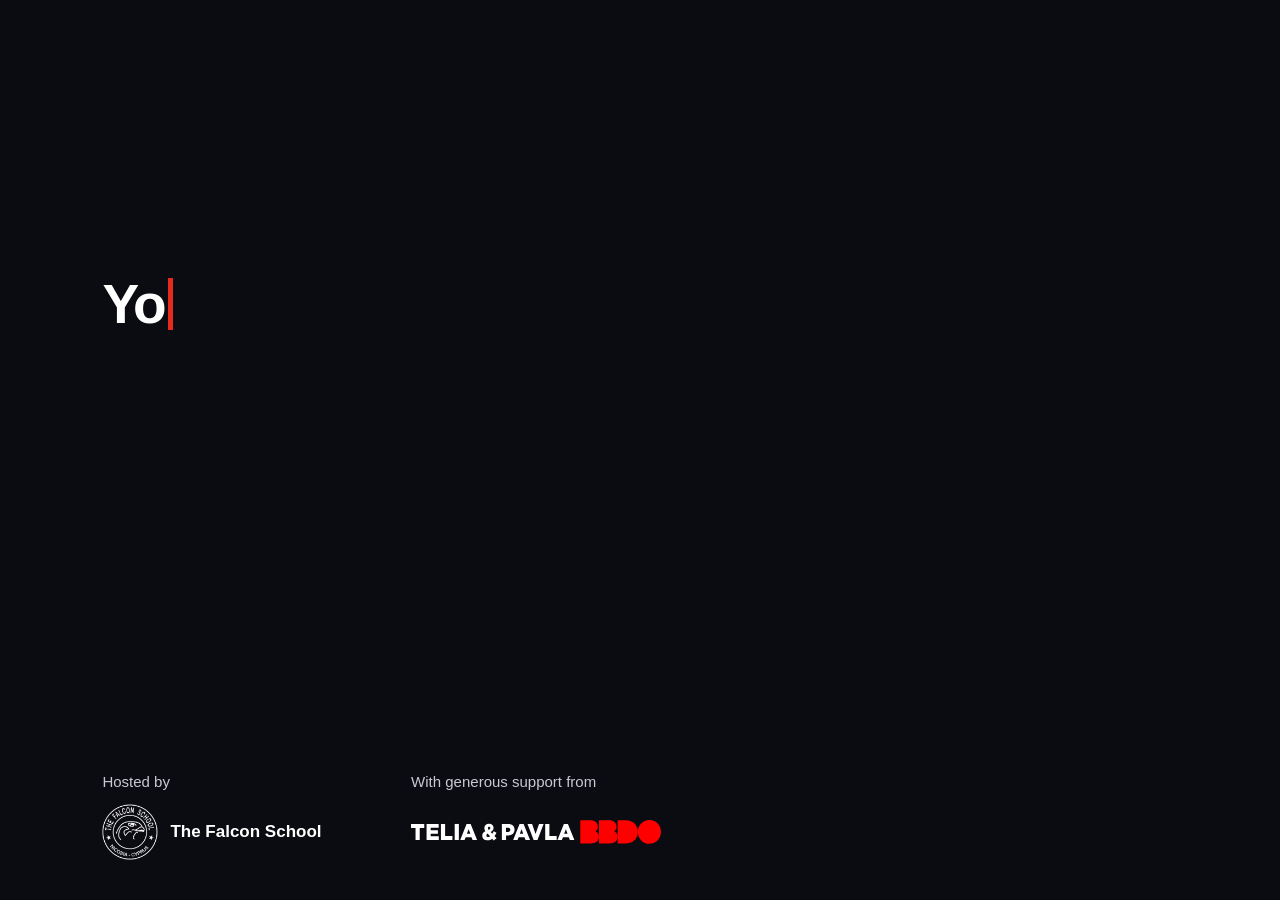
<file: index.html>
<!doctype html><html lang="en"><head><meta charset="utf-8"><meta name="viewport" content="width=device-width,initial-scale=1"><meta name="robots" content="noindex"><title>Coming soon</title><meta name="theme-color" content="#0b0b12"><link rel="icon" href="data:image/svg+xml,%3Csvg xmlns=%27http://www.w3.org/2000/svg%27 viewBox=%270 0 32 32%27%3E%3Ccircle cx=%2716%27 cy=%2716%27 r=%2716%27 fill=%27%23e62b1e%27/%3E%3C/svg%3E"><style>
html,body{margin:0;background:#0b0b12;color:#fff}
body{display:grid;grid-template-rows:1fr auto;align-items:center;min-height:100vh;min-height:100svh;padding:0 clamp(24px,8vw,140px);box-sizing:border-box;font-family:"Helvetica Neue",Helvetica,Arial,sans-serif;-webkit-font-smoothing:antialiased}
h1{position:relative;margin:0;font-size:clamp(32px,4.3vw,84px);line-height:1.2;letter-spacing:-.035em;font-weight:700}h1>span{display:block}
.c{position:absolute;left:0;top:0;width:.09em;height:.95em;background:#e62b1e;animation:b 1.06s steps(1) infinite}
.busy .c{animation:none}.r{visibility:hidden}@keyframes b{50%{opacity:0}}
footer{display:flex;flex-wrap:wrap;gap:28px clamp(40px,7vw,110px);padding:32px 0 calc(40px + env(safe-area-inset-bottom));font-size:15px;line-height:1.35;color:#c9c9d2}
footer div{display:flex;flex-direction:column;gap:12px}footer a{display:flex;align-items:center;gap:12px;height:56px;color:#fff;font-weight:700;font-size:17px;text-decoration:none}footer a:focus-visible{outline:2px solid #fff;outline-offset:4px}
footer .f img{width:56px;height:56px;object-fit:contain}footer .b img{width:min(250px,70vw);height:auto}
@media(prefers-reduced-motion:reduce){.c{animation:none}}</style></head><body>
<h1 aria-label="Young ideas from Cyprus to the world. Great education. Strong community. Coming soon..."><span aria-hidden="true">Young ideas from Cyprus to the world.</span><span aria-hidden="true">Great education. Strong community.</span><span aria-hidden="true">Coming soon...</span></h1>
<footer><div class="f"><span>Hosted by</span><a href="https://www.falconschool.ac.cy/" rel="noopener"><img src="assets/falcon-crest-white.png" alt="" width="56" height="56">The Falcon School</a></div>
<div class="b"><span>With generous support from</span><a href="https://tpbbdo.com.cy/" rel="noopener"><img src="assets/p-bbdo-white.svg" alt="Telia &amp; Pavla BBDO" width="350" height="34"></a></div></footer>
<script>(function(){var h=document.querySelector("h1"),c=document.createElement("i"),i=0,j=0,R;c.className="c";
if(matchMedia("(prefers-reduced-motion:reduce)").matches){i=-1}
R=[].map.call(h.children,function(s){var t=s.textContent,a=document.createElement("span"),r=document.createElement("span");r.className="r";r.textContent=t;s.textContent="";s.append(a,r);return{t:t,a:a,r:r}});
if(i<0){R.forEach(function(l){l.a.textContent=l.t;l.r.textContent=""});i=R.length-1;j=R[i].t.length}
function cur(){var l=R[i],n=(j?l.a:l.r).firstChild,g=document.createRange(),b=h.getBoundingClientRect(),q,k;g.setStart(n,j?j-1:0);g.setEnd(n,j?j:1);k=g.getClientRects();q=k[k.length-1];if(!q)return;
var f=parseFloat(getComputedStyle(h).fontSize);c.style.left=((j?q.right:q.left)-b.left+f*.06)+"px";c.style.top=(q.top-b.top+(q.height-f*.95)/2)+"px"}
h.appendChild(c);cur();addEventListener("resize",cur);if(document.fonts)document.fonts.ready.then(cur);
function go(){var l=R[i];if(j<l.t.length){h.classList.add("busy");j++;l.a.textContent=l.t.slice(0,j);l.r.textContent=l.t.slice(j);cur();setTimeout(go,l.t[j-1]=="."?260:45+Math.random()*65)}else{h.classList.remove("busy");if(i<R.length-1)setTimeout(function(){i++;j=0;cur();go()},550)}}
if(!(i==R.length-1&&j))setTimeout(go,900)})()</script></body></html>
</file>
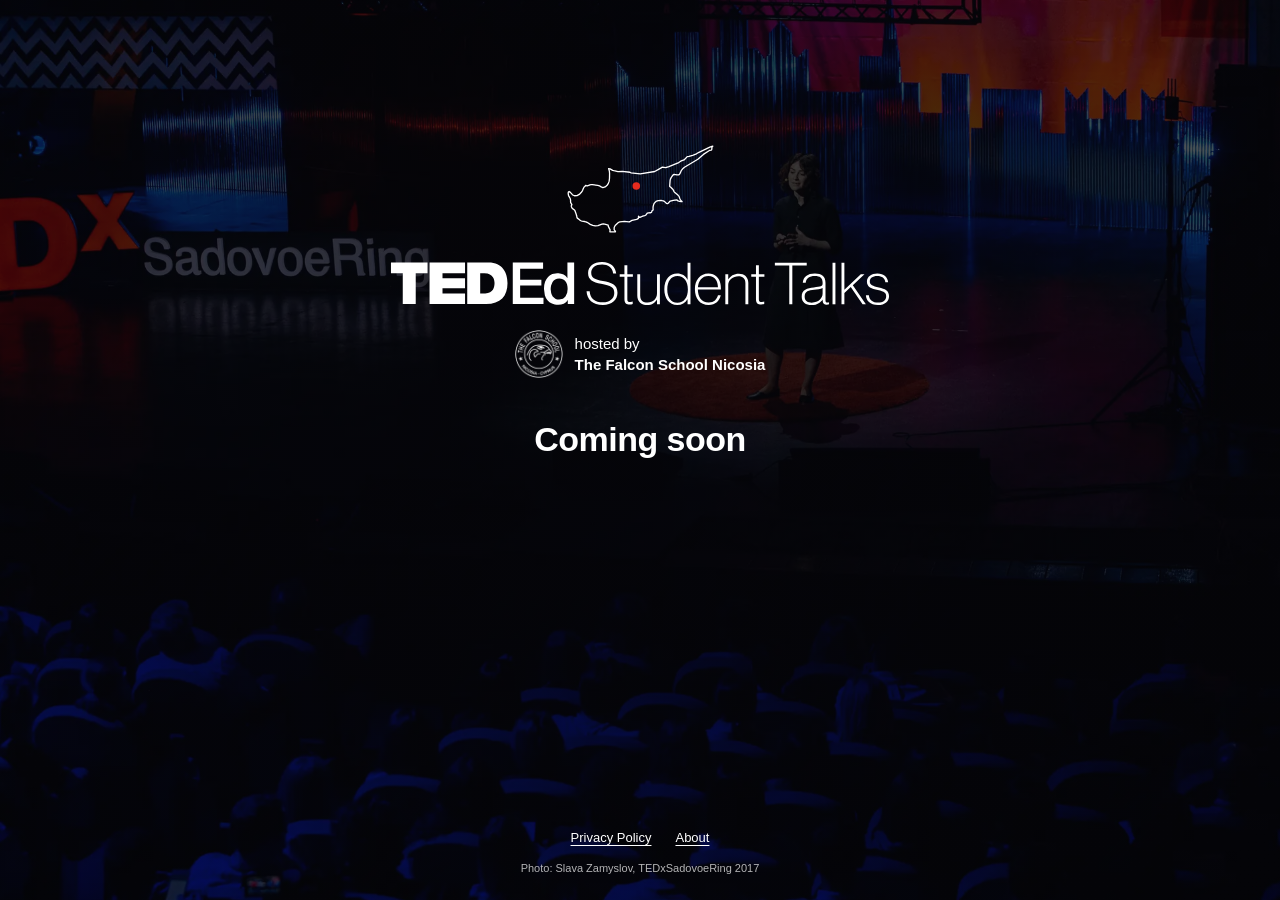
<file: launch/index.html>
<!doctype html>
<html lang="en"><head><meta charset="utf-8"><meta name="viewport" content="width=device-width,initial-scale=1"><meta name="robots" content="noindex"><link rel="icon" href="data:image/svg+xml,%3Csvg xmlns=%27http://www.w3.org/2000/svg%27 viewBox=%270 0 32 32%27%3E%3Ccircle cx=%2716%27 cy=%2716%27 r=%2716%27 fill=%27%23e62b1e%27/%3E%3C/svg%3E"><link rel="stylesheet" href="style.css">
<title>TED-Ed Student Talks, The Falcon School Nicosia</title>
<meta name="description" content="TED-Ed Student Talks, hosted by The Falcon School Nicosia. Coming soon.">
</head><body class="home">
<main>
<img class="cyprus" src="../assets/cyprus.svg" alt="" aria-hidden="true">
<h1 class="lockup"><img src="../assets/ted-ed-student-talks.svg" alt="TED-Ed Student Talks" width="1590" height="146"></h1>
<p class="host"><img src="../assets/falcon-crest-white.png" alt="" width="68" height="68"><span>hosted by<br><b>The Falcon School Nicosia</b></span></p>
<p class="soon">Coming soon</p>
<section class="notify" aria-label="Notify me about the launch">
<div id="form"></div>
</section>
</main>
<footer><a href="privacy/">Privacy Policy</a><a href="about/">About</a><p class="credit">Photo: Slava Zamyslov, TEDxSadovoeRing 2017</p></footer>
<script>
/* Set live to true once the Tally form is published. Until then a local preview is shown and nothing is sent. */
var TALLY={id:"4aKl2r",live:true};
var box=document.getElementById("form");
if(TALLY.live){
  box.innerHTML='<iframe title="Notify me about the launch" data-tally-src="https://tally.so/embed/'+TALLY.id+'?alignLeft=1&hideTitle=1&transparentBackground=1&dynamicHeight=1" height="230"></iframe>';
  var s=document.createElement("script");s.src="https://tally.so/widgets/embed.js";s.onload=function(){Tally.loadEmbeds()};document.body.appendChild(s);
}else{
  box.innerHTML='<form><input type="email" required aria-label="Your email" placeholder="you@example.com" autocomplete="email">'+
  '<label class="consent"><input type="checkbox" required><span>I am 14 or older, or a parent is signing me up. Email me when TED‑Ed Student Talks launches. I can unsubscribe at any time.</span></label>'+
  '<button>Notify me</button><p class="note">Local preview. Nothing is sent.</p></form>';
  box.firstChild.addEventListener("submit",function(e){e.preventDefault();box.innerHTML='<p class="done" role="status">Thank you. We will email you when applications open.</p>'});
}
</script>
</body></html>
</file>
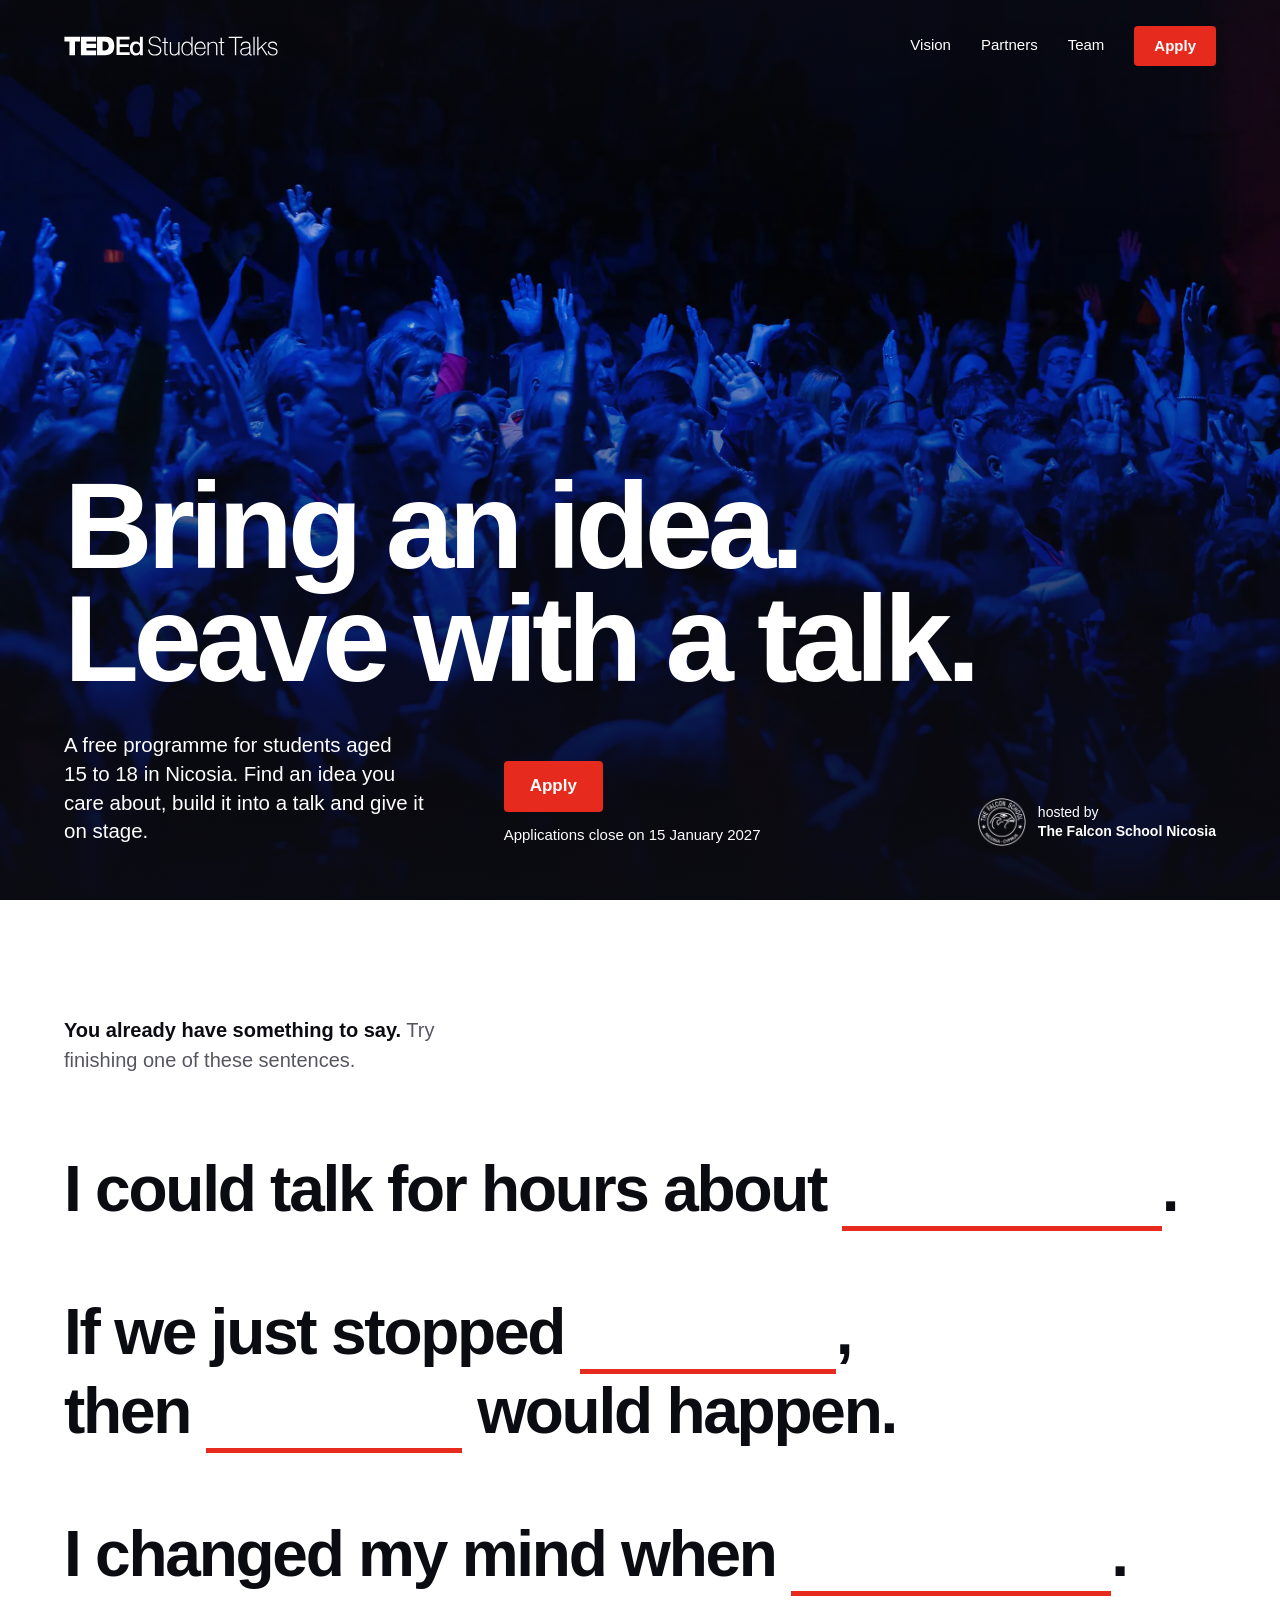
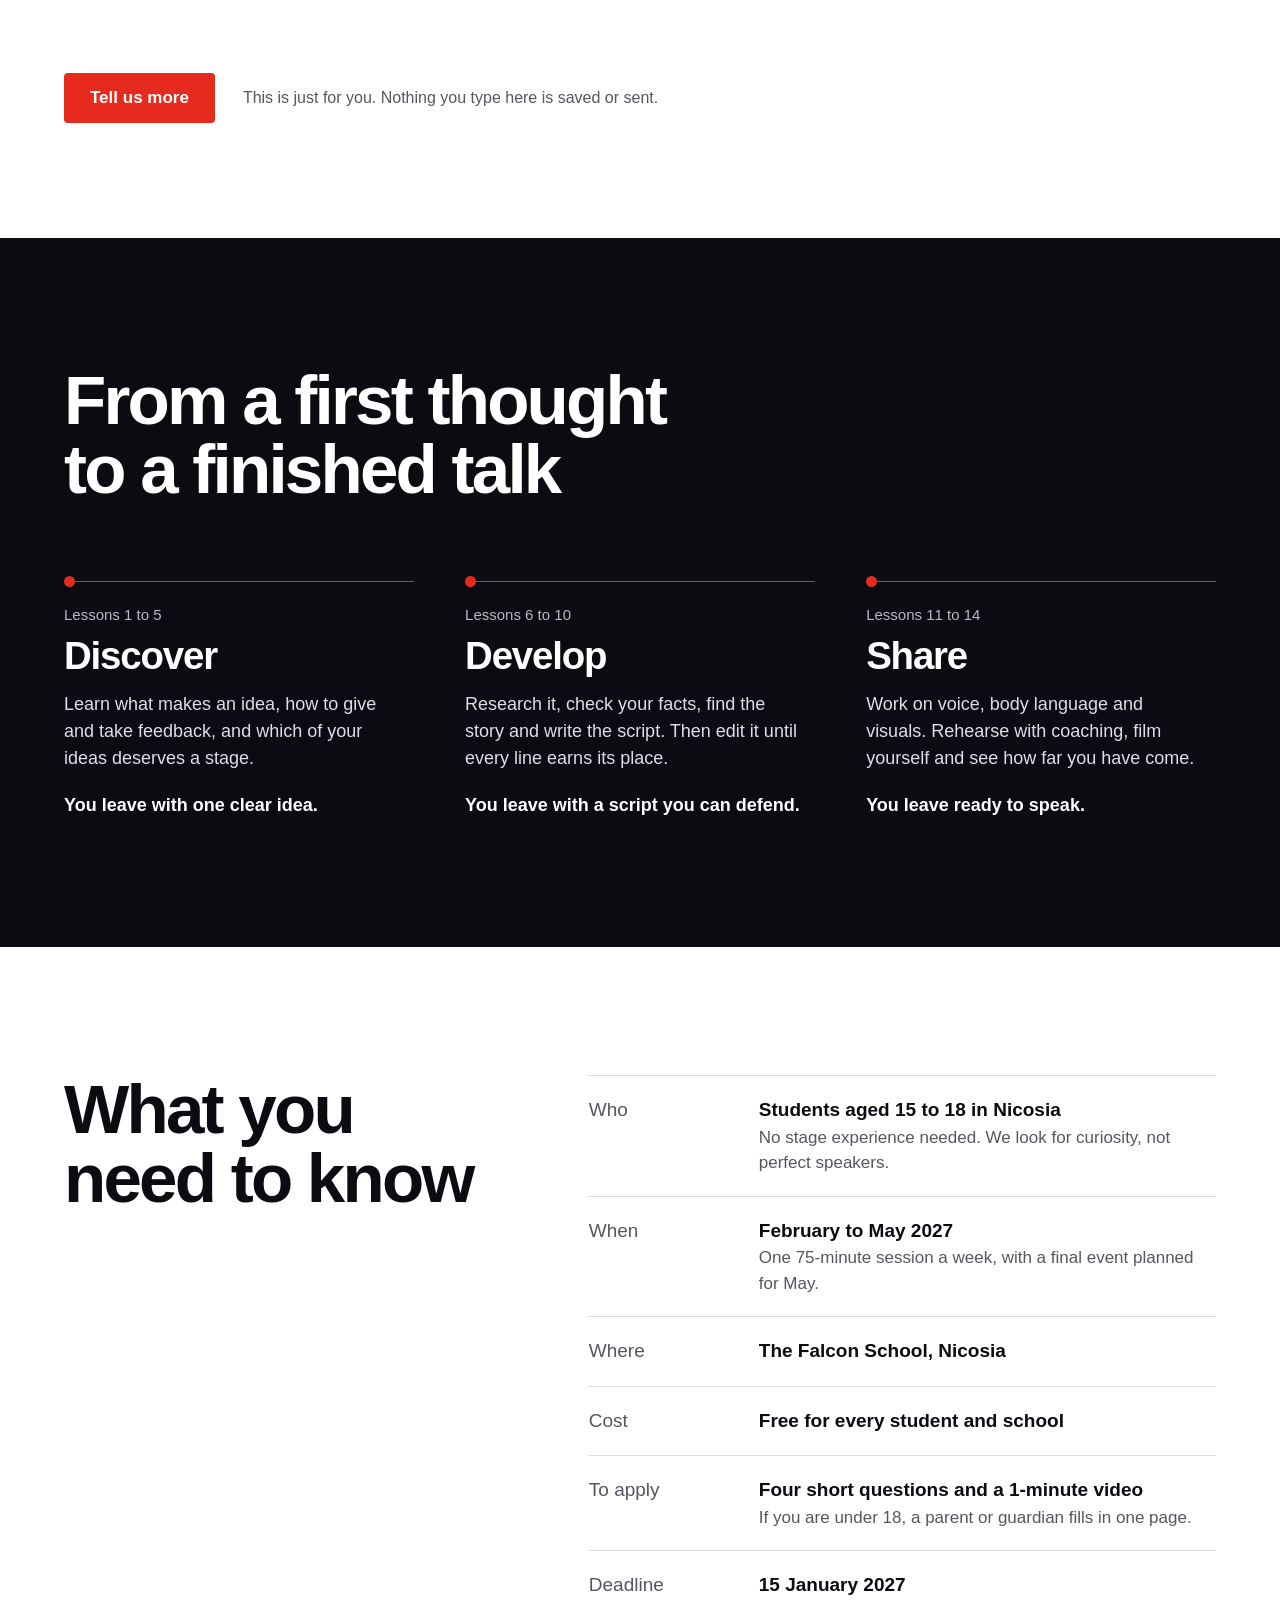
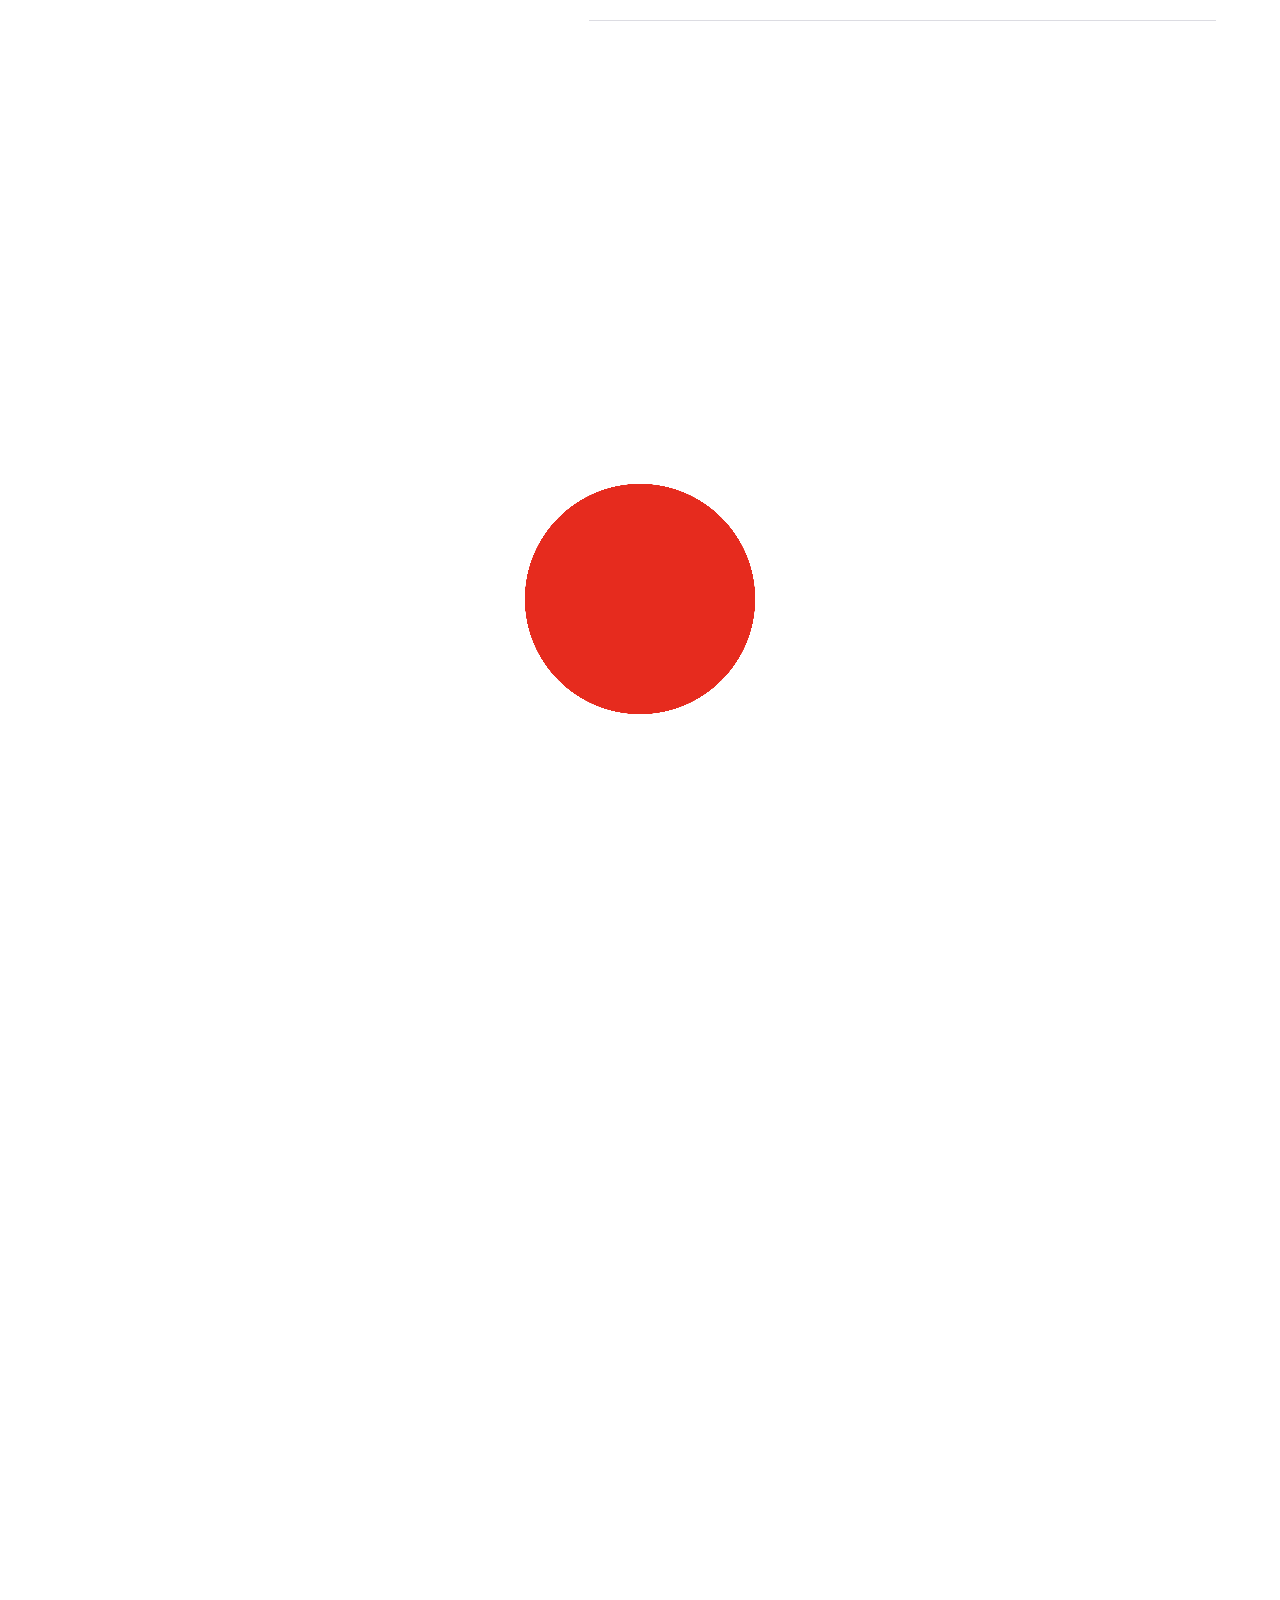
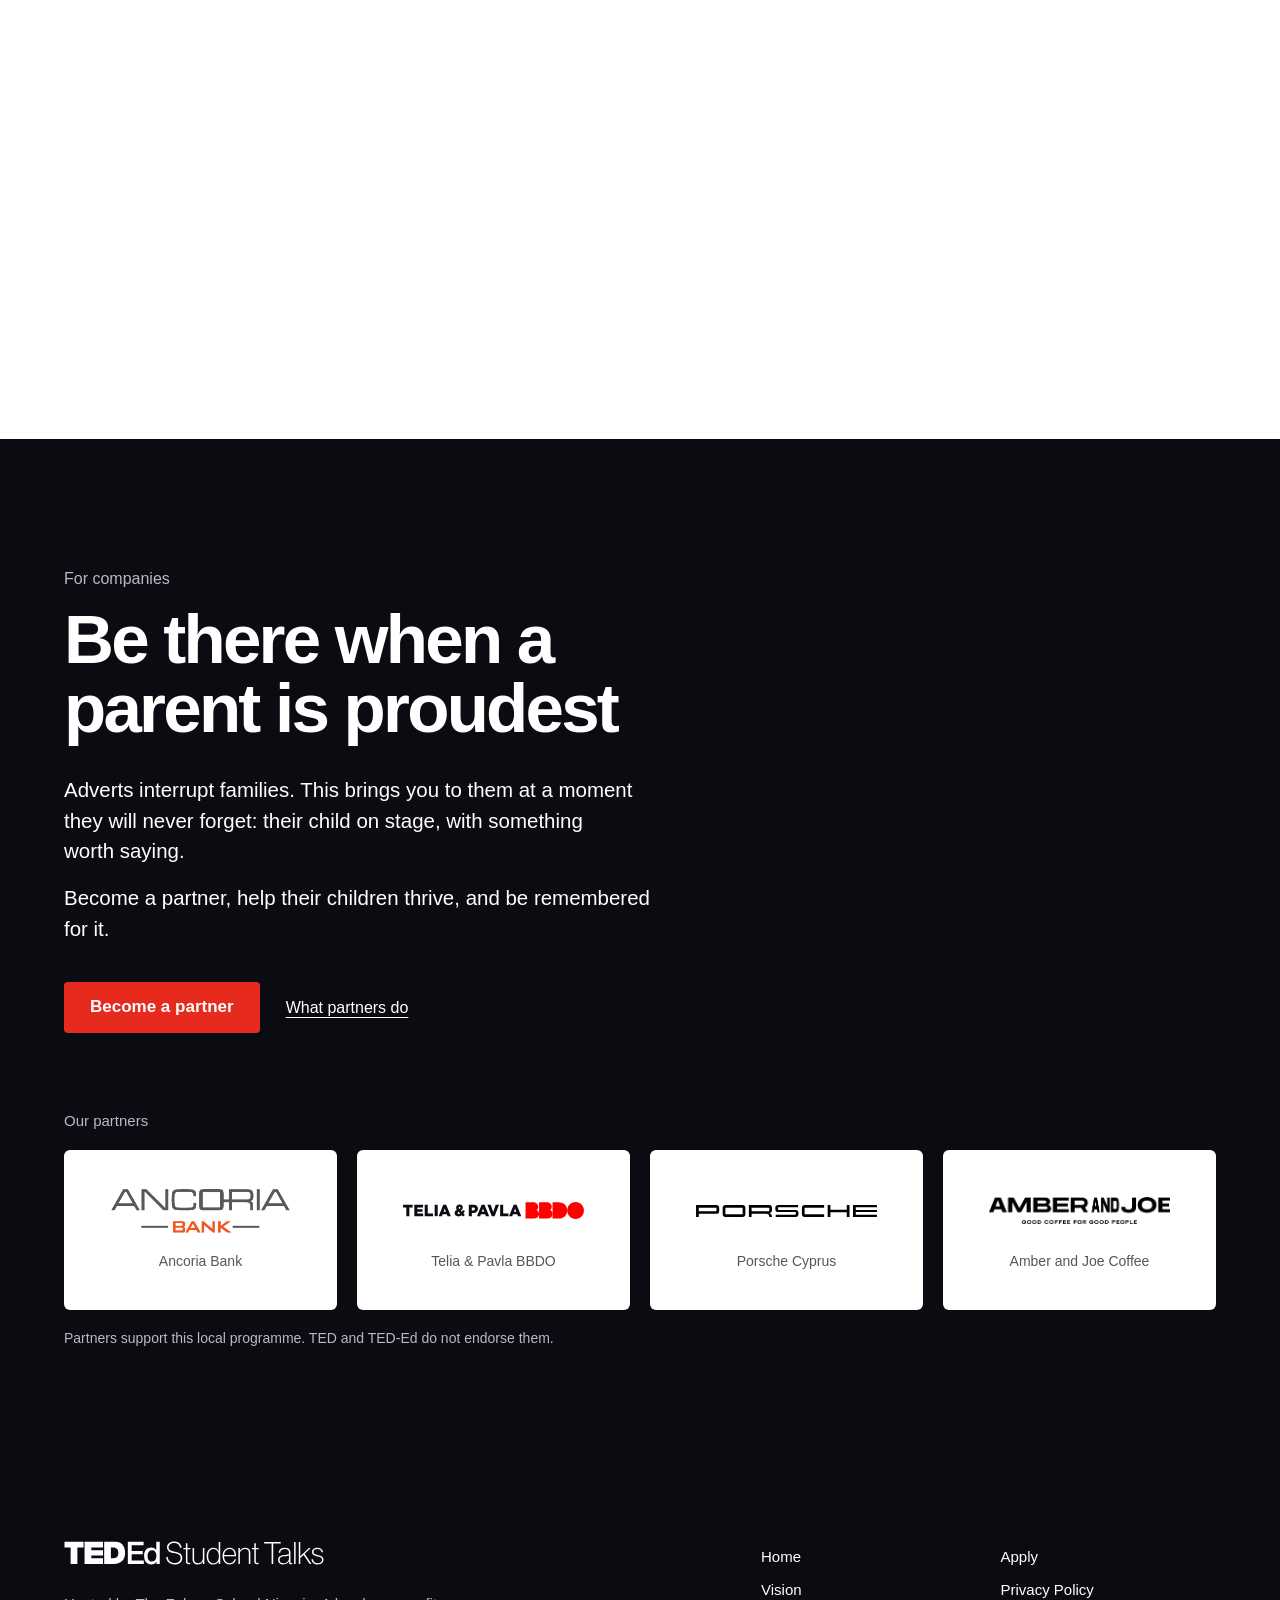
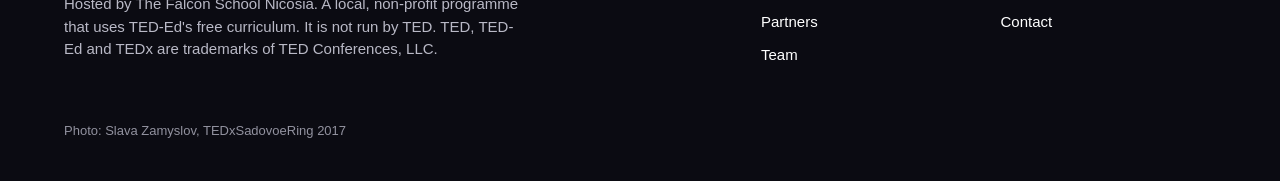
<file: live/index.html>
<!doctype html>
<html lang="en"><head><meta charset="utf-8"><meta name="viewport" content="width=device-width,initial-scale=1"><meta name="robots" content="noindex">
<title>TED-Ed Student Talks, Nicosia</title><meta name="description" content="A free programme for students aged 15 to 18 in Nicosia. Find an idea, build it into a talk and give it on stage. February to May 2027.">
<meta property="og:title" content="TED-Ed Student Talks, Nicosia"><meta property="og:description" content="A free programme for students aged 15 to 18 in Nicosia. Find an idea, build it into a talk and give it on stage. February to May 2027."><meta property="og:type" content="website"><meta property="og:url" content="https://tedtalks.club/live/"><meta property="og:image" content="https://tedtalks.club/assets/og.jpg"><meta name="twitter:card" content="summary_large_image"><meta name="theme-color" content="#0b0b12">
<link rel="icon" href="data:image/svg+xml,%3Csvg xmlns=%27http://www.w3.org/2000/svg%27 viewBox=%270 0 32 32%27%3E%3Ccircle cx=%2716%27 cy=%2716%27 r=%2716%27 fill=%27%23e62b1e%27/%3E%3C/svg%3E"><link rel="stylesheet" href="./style.css"></head><body class="">
<a class="skip" href="#main">Skip to content</a>
<header class="top"><div class="wrap"><a class="brand" href="./"><img src="../assets/ted-ed-student-talks.svg" alt="TED-Ed Student Talks, home" width="1590" height="146"></a>
<button class="menu" aria-expanded="false" aria-controls="nav">Menu</button>
<nav id="nav" aria-label="Main"><a href="./vision/">Vision</a><a href="./partners/">Partners</a><a href="./team/">Team</a><a class="btn" href="./apply/">Apply</a></nav></div></header>
<main id="main">
<section class="hero"><div class="wrap"><h1>Bring an idea.<br>Leave with a talk.</h1>
<div class="foot"><p class="lede">A free programme for students aged 15 to 18 in Nicosia. Find an idea you care about, build it into a talk and give it on stage.</p>
<div class="act"><a class="btn" href="./apply/">Apply</a><span>Applications close on 15 January 2027</span></div>
<p class="host"><img src="../assets/falcon-crest-white.png" alt="" width="48" height="48"><span>hosted by<br><b>The Falcon School Nicosia</b></span></p></div></div></section>

<section class="prompts"><div class="wrap"><p class="intro"><b>You already have something to say.</b> Try finishing one of these sentences.</p>
<p class="line">I could talk for hours about <input style="--w:5em" aria-label="I could talk for hours about" autocomplete="off" maxlength="60">.</p>
<p class="line">If we just stopped <input style="--w:4em" aria-label="If we just stopped doing this" autocomplete="off" maxlength="60">, <span>then <input style="--w:4em" aria-label="then this would happen" autocomplete="off" maxlength="60"> would happen.</span></p>
<p class="line">I changed my mind when <input style="--w:5em" aria-label="I changed my mind when" autocomplete="off" maxlength="60">.</p>
<p class="after"><a class="btn" href="./apply/">Tell us more</a><span>This is just for you. Nothing you type here is saved or sent.</span></p></div></section>

<section class="how"><div class="wrap"><h2>From a first thought to a finished talk</h2><div class="units">
<article><p class="when">Lessons 1 to 5</p><h3>Discover</h3><p>Learn what makes an idea, how to give and take feedback, and which of your ideas deserves a stage.</p><p class="out">You leave with one clear idea.</p></article>
<article><p class="when">Lessons 6 to 10</p><h3>Develop</h3><p>Research it, check your facts, find the story and write the script. Then edit it until every line earns its place.</p><p class="out">You leave with a script you can defend.</p></article>
<article><p class="when">Lessons 11 to 14</p><h3>Share</h3><p>Work on voice, body language and visuals. Rehearse with coaching, film yourself and see how far you have come.</p><p class="out">You leave ready to speak.</p></article>
</div></div></section>

<section class="facts"><div class="wrap"><h2 class="big">What you need to know</h2><dl>
<div><dt>Who</dt><dd>Students aged 15 to 18 in Nicosia<span>No stage experience needed. We look for curiosity, not perfect speakers.</span></dd></div>
<div><dt>When</dt><dd>February to May 2027<span>One 75-minute session a week, with a final event planned for May.</span></dd></div>
<div><dt>Where</dt><dd>The Falcon School, Nicosia</dd></div>
<div><dt>Cost</dt><dd>Free for every student and school</dd></div>
<div><dt>To apply</dt><dd>Four short questions and a 1-minute video<span>If you are under 18, a parent or guardian fills in one page.</span></dd></div>
<div><dt>Deadline</dt><dd>15 January 2027</dd></div></dl></div></section>

<section class="spot" id="spot"><div class="stick"><div class="disc" aria-hidden="true"></div><div class="say"><h2>Step into<br>the circle</h2><p>You don't need a finished talk. You need a question you can't stop thinking about.</p><a class="btn inv" href="./apply/">Apply by 15 January</a></div></div></section>

<section class="sponsor"><div class="wrap"><p class="kick">For companies</p><h2 class="big">Be there when a parent is proudest</h2>
<div class="pitch"><p>Adverts interrupt families. This brings you to them at a moment they will never forget: their child on stage, with something worth saying.</p><p>Become a partner, help their children thrive, and be remembered for it.</p></div>
<div class="act"><a class="btn" data-partner href="https://tally.so/r/KpV9gK" target="_blank" rel="noopener">Become a partner</a><a href="./partners/">What partners do</a></div>
<h3 class="pl">Our partners</h3><ul class="logos"><li><a href="https://www.ancoriabank.com/" rel="noopener"><img src="../assets/p-ancoria.png" alt=""><span>Ancoria Bank</span></a></li><li><a href="https://tpbbdo.com.cy/" rel="noopener"><img src="../assets/p-bbdo.svg" alt=""><span>Telia &amp; Pavla BBDO</span></a></li><li><a href="https://dealer.porsche.com/cy/cyprus/en-GB" rel="noopener"><img src="../assets/p-porsche.svg" alt=""><span>Porsche Cyprus</span></a></li><li><a href="https://www.amberandjoe.com/" rel="noopener"><img src="../assets/p-amber.png" alt=""><span>Amber and Joe Coffee</span></a></li></ul><p class="note">Partners support this local programme. TED and TED-Ed do not endorse them.</p></div></section>
<dialog id="pd" aria-labelledby="pdh"><div class="pdtop"><h2 id="pdh">Become a partner</h2><button type="button" class="x" aria-label="Close">Close</button></div><p>Leave your details and we will contact you.</p><iframe title="Partner form" data-src="https://tally.so/embed/KpV9gK?alignLeft=1&hideTitle=1&transparentBackground=1&dynamicHeight=1" height="520"></iframe></dialog></main>
<footer class="end"><div class="wrap"><div><a class="brand" href="./"><img src="../assets/ted-ed-student-talks.svg" alt="TED-Ed Student Talks, home" width="1590" height="146"></a>
<p class="legal">Hosted by The Falcon School Nicosia. A local, non-profit programme that uses TED-Ed's free curriculum. It is not run by TED. TED, TED-Ed and TEDx are trademarks of TED Conferences, LLC.</p></div>
<ul><li><a href="./">Home</a></li><li><a href="./vision/">Vision</a></li><li><a href="./partners/">Partners</a></li><li><a href="./team/">Team</a></li><li><a href="./apply/">Apply</a></li><li><a href="./privacy/">Privacy Policy</a></li><li><a href="mailto:arodichev@gmail.com">Contact</a></li></ul>
<p class="credit">Photo: Slava Zamyslov, TEDxSadovoeRing 2017</p></div></footer>
<script>(function(){var b=document.querySelector(".menu"),h=document.documentElement;function set(o){h.classList.toggle("open",o);b.setAttribute("aria-expanded",o);b.textContent=o?"Close":"Menu"}b.onclick=function(){set(!h.classList.contains("open"))};addEventListener("keydown",function(e){if(e.key=="Escape"&&h.classList.contains("open")){set(false);b.focus()}})})()</script><script>(function(){var d=document.getElementById("pd");if(!d||!d.showModal)return;var f=d.querySelector("iframe");
document.querySelectorAll("[data-partner]").forEach(function(a){a.addEventListener("click",function(e){e.preventDefault();if(!f.src){f.dataset.tallySrc=f.dataset.src;var s=document.createElement("script");s.src="https://tally.so/widgets/embed.js";s.onload=function(){Tally.loadEmbeds()};s.onerror=function(){f.src=f.dataset.src};document.body.appendChild(s)}d.showModal()})});
d.querySelector(".x").onclick=function(){d.close()};d.addEventListener("click",function(e){if(e.target==d)d.close()})})()</script><script>(function(){var s=document.getElementById("spot"),t=false;
if(matchMedia("(prefers-reduced-motion:reduce)").matches){s.classList.add("static");return}
function run(){t=false;var r=s.getBoundingClientRect(),p=Math.min(1,Math.max(0,-r.top/(r.height-innerHeight)*1.5)),e=p*p*(3-2*p);
s.style.setProperty("--s",(.12+.88*e).toFixed(4));s.style.setProperty("--o",Math.min(1,Math.max(0,(p-.45)/.35)).toFixed(3))}
addEventListener("scroll",function(){if(!t){t=true;requestAnimationFrame(run)}},{passive:true});addEventListener("resize",run);run()})()</script>
</body></html>
</file>
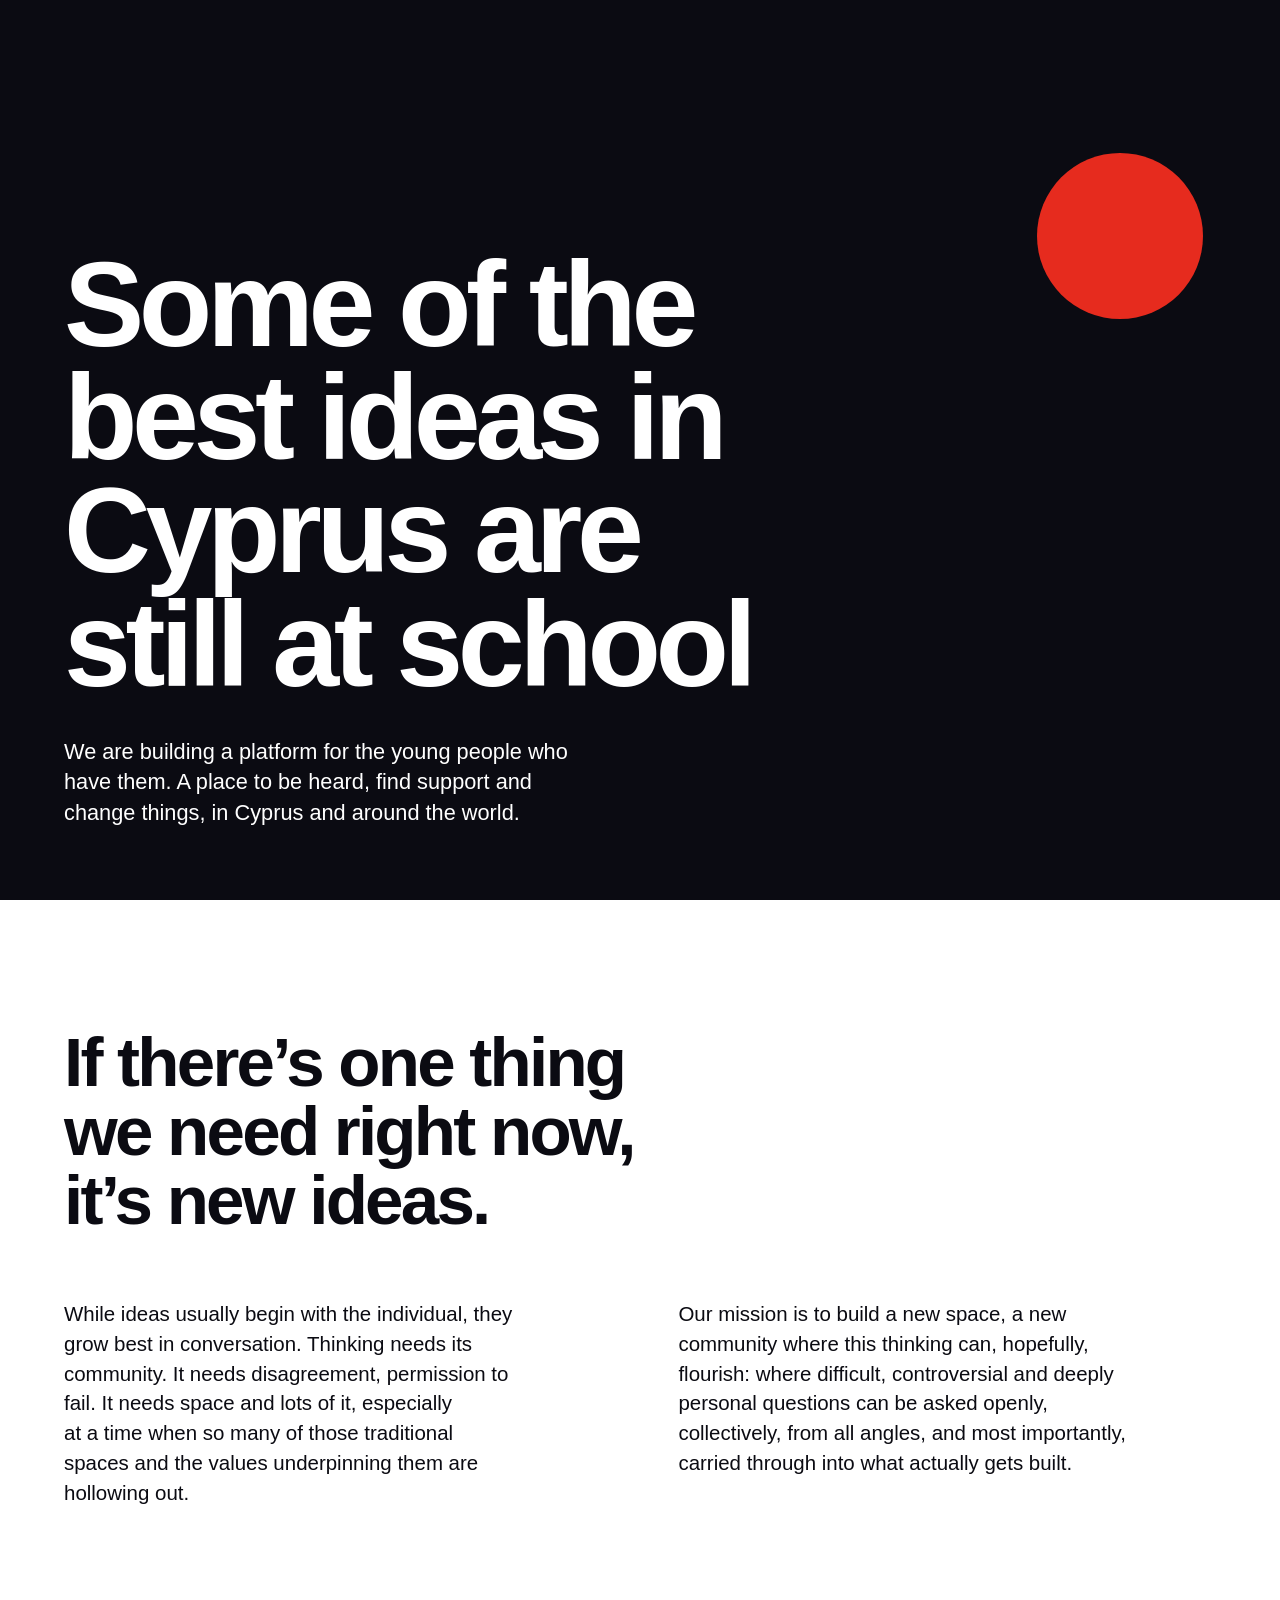
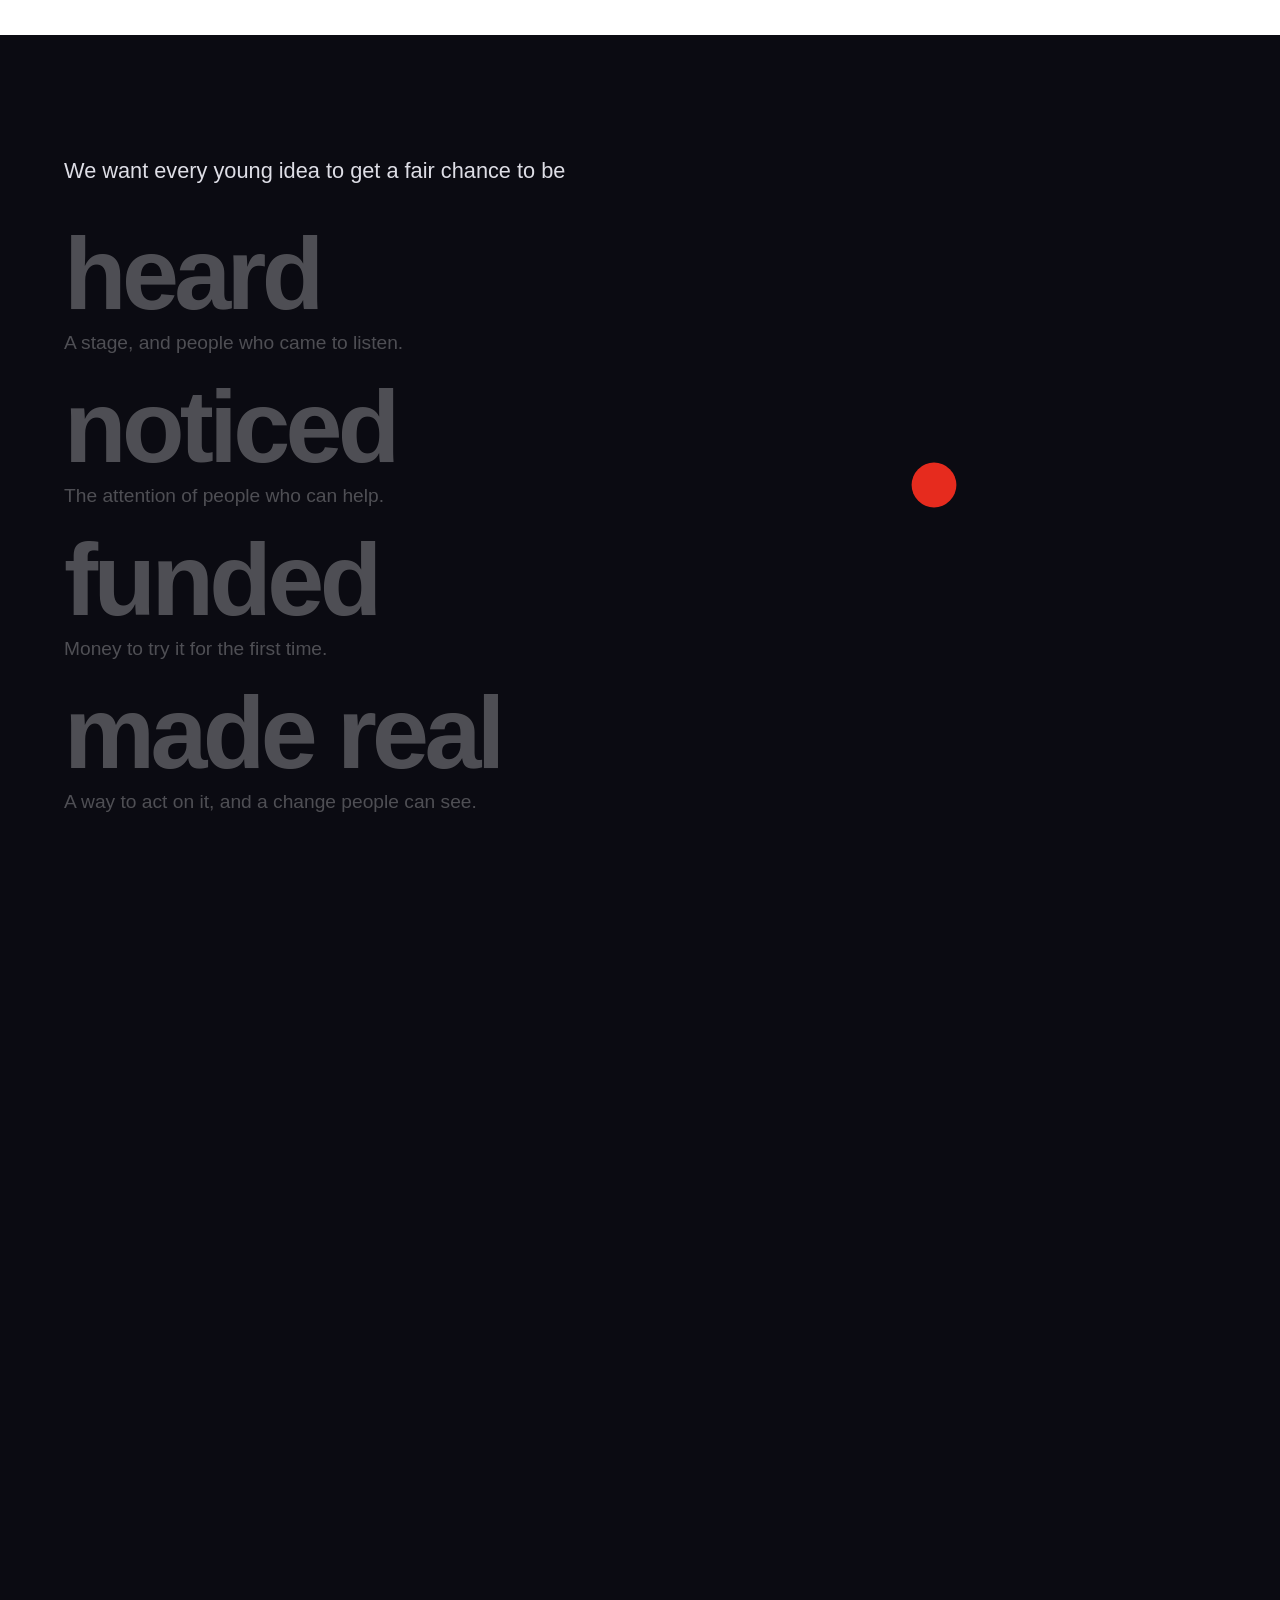
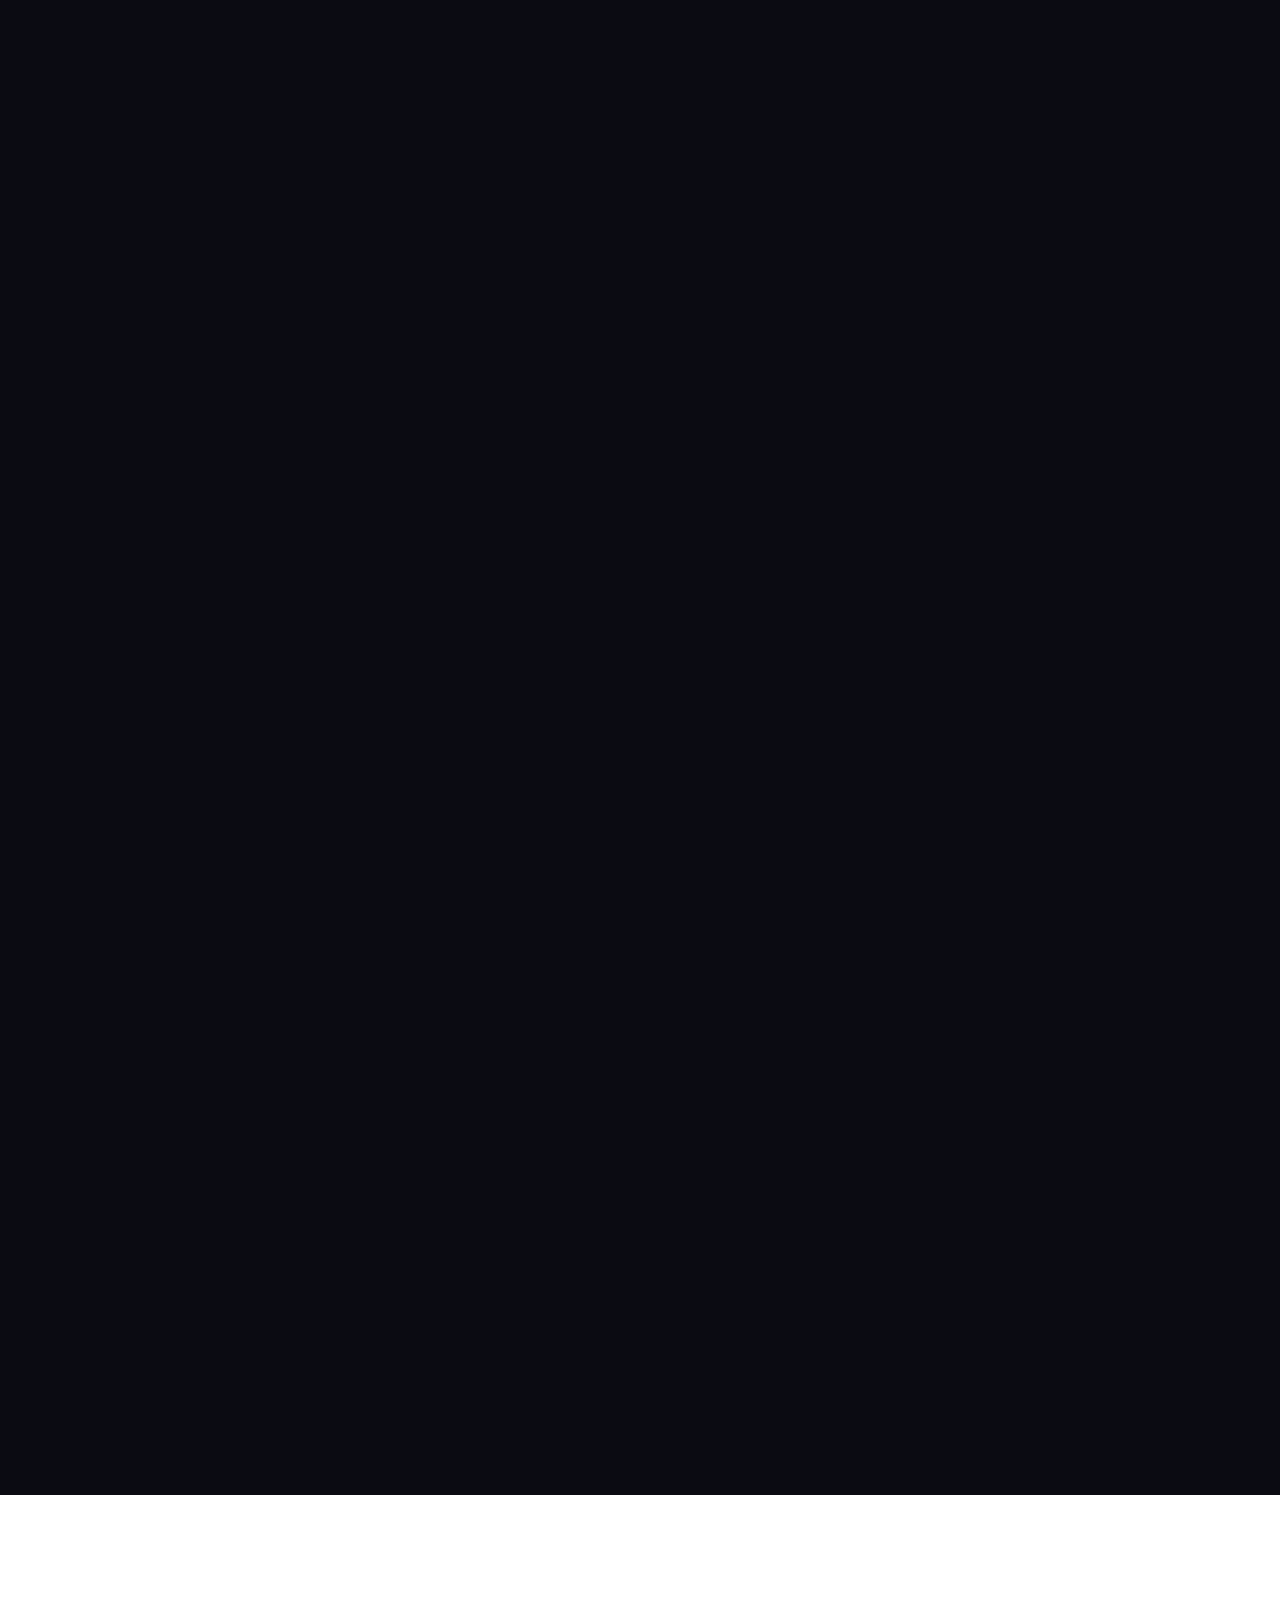
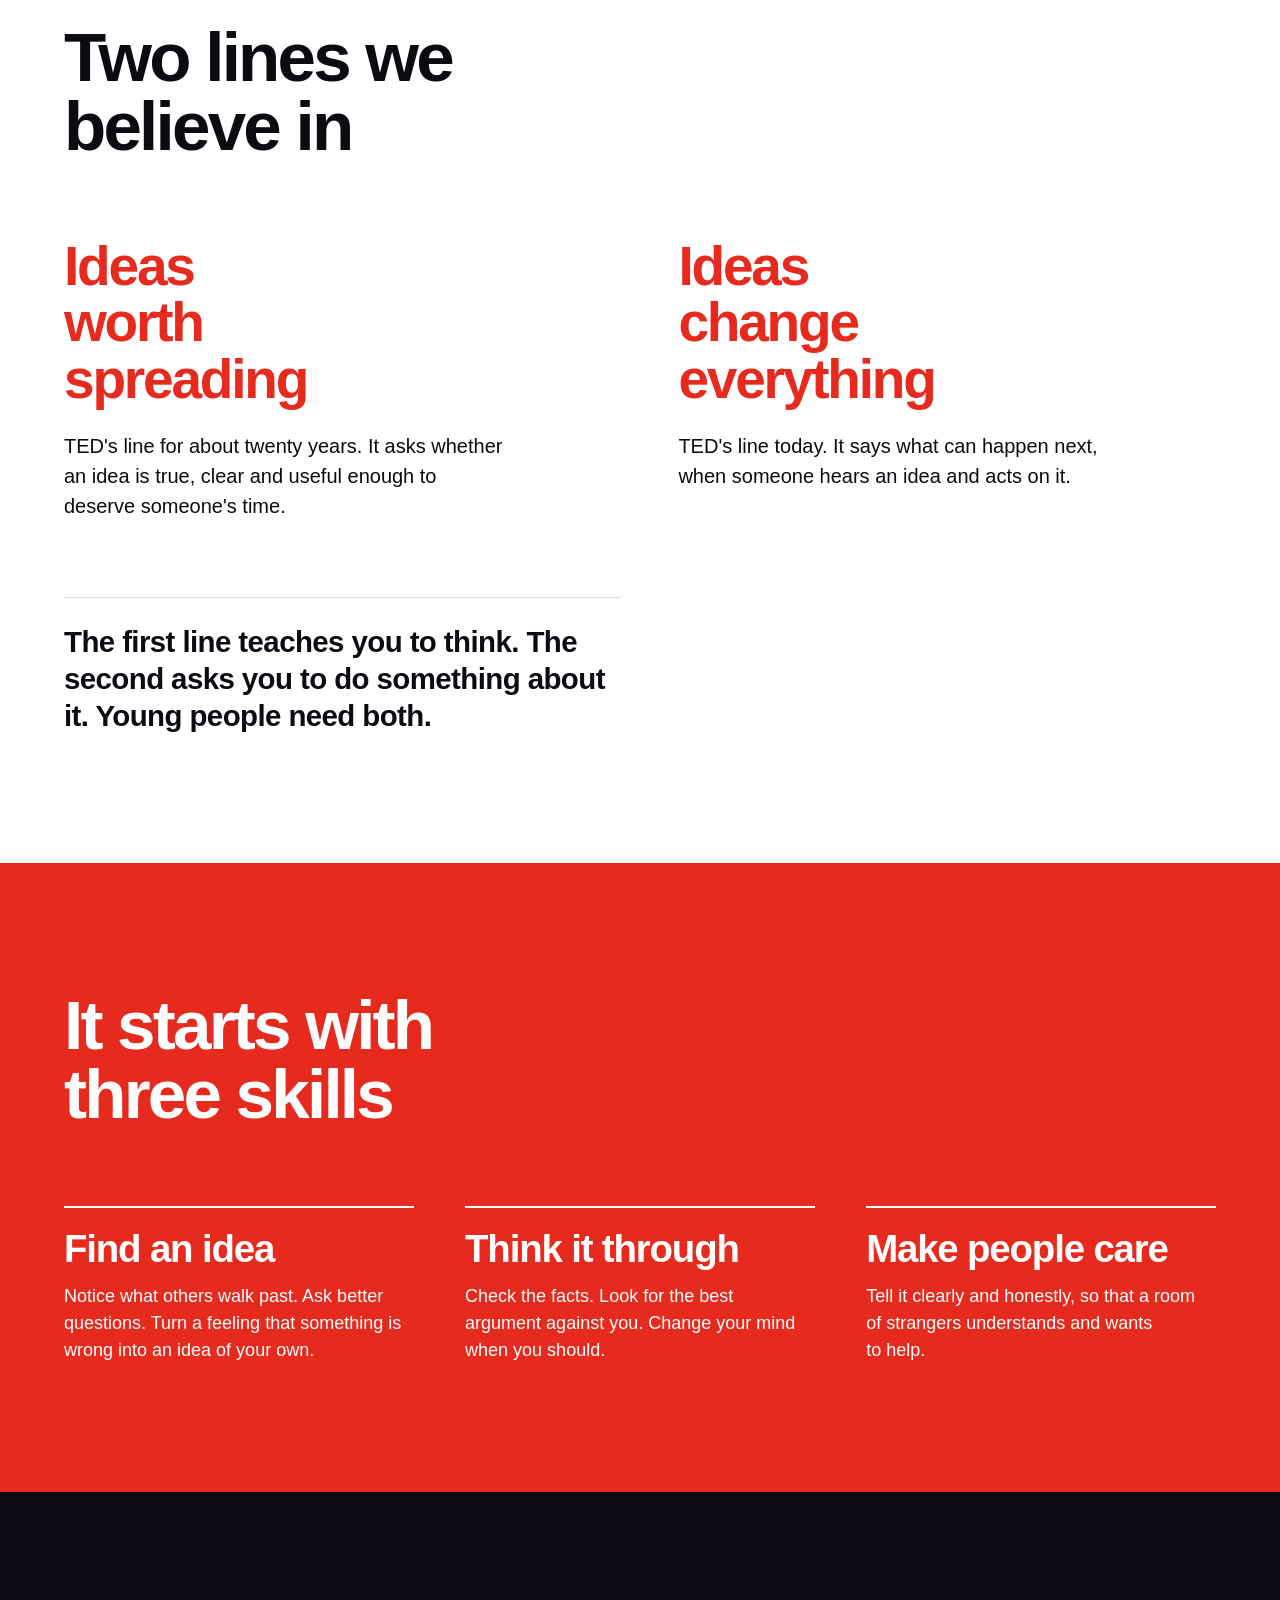
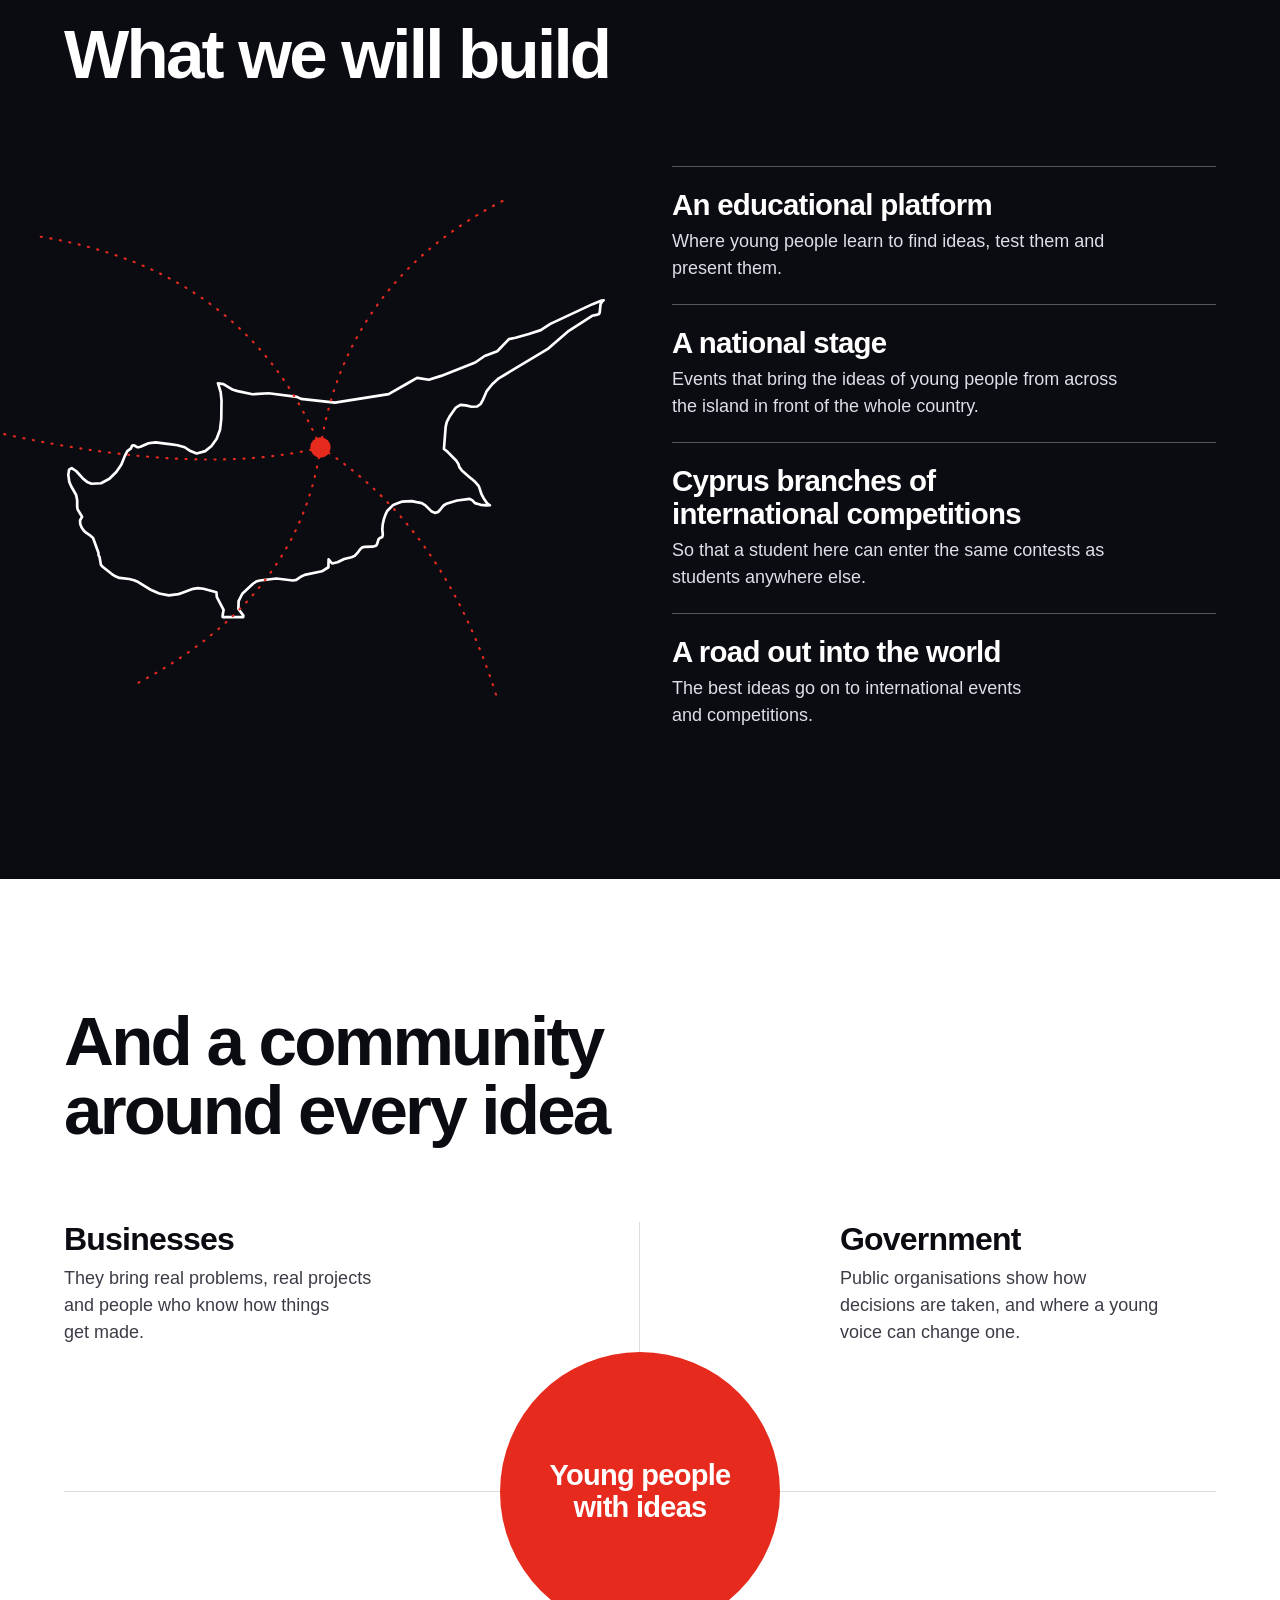
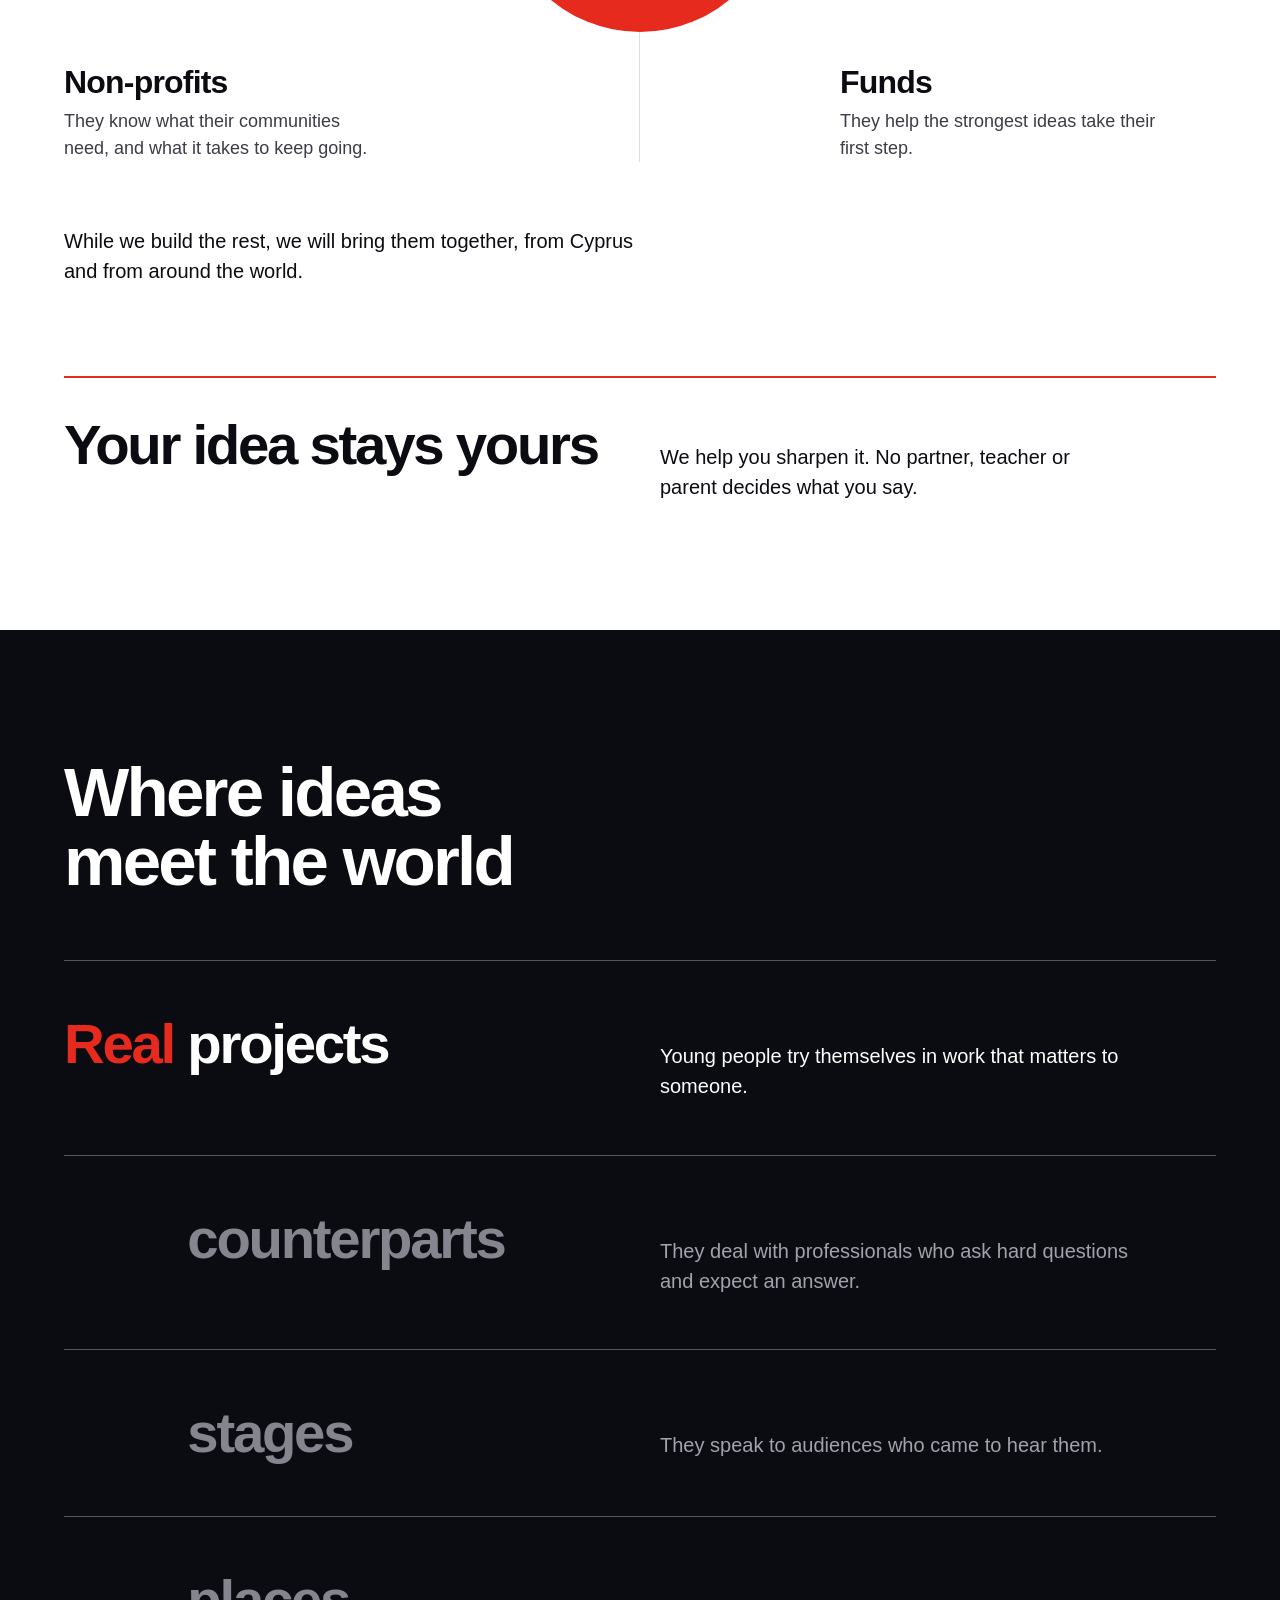
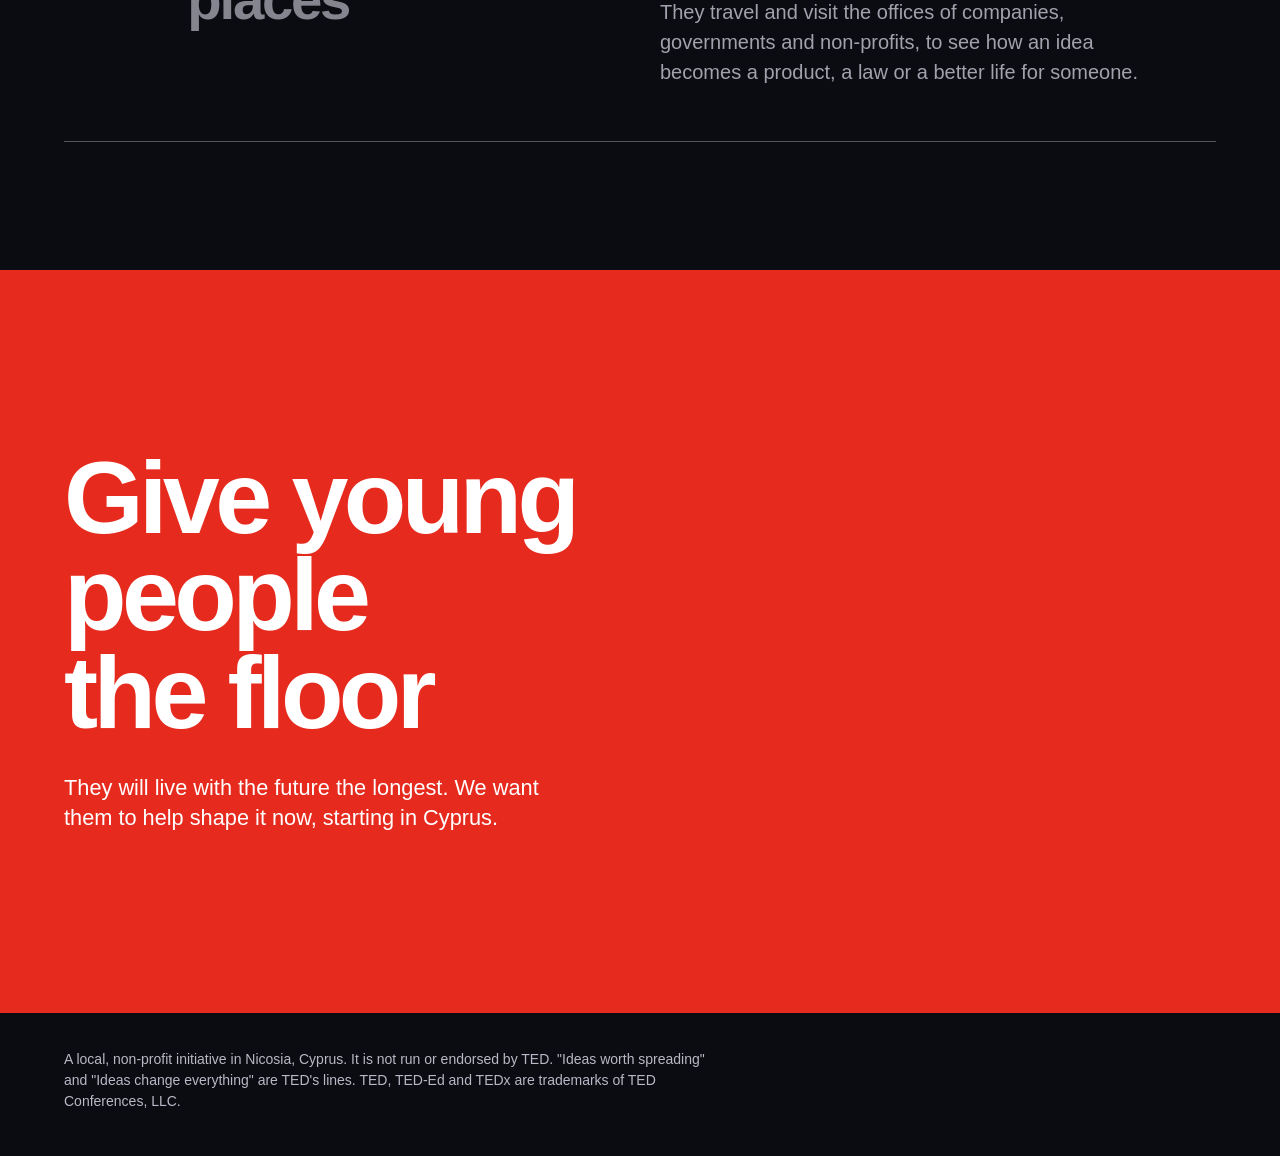
<file: our-vision/index.html>
<!doctype html>
<html lang="en"><head><meta charset="utf-8"><meta name="viewport" content="width=device-width,initial-scale=1"><meta name="robots" content="noindex">
<title>Our vision: young ideas from Cyprus</title><meta name="description" content="We are building a platform where young people in Cyprus make their ideas heard, find support and turn them into change.">
<meta property="og:title" content="Some of the best ideas in Cyprus are still at school"><meta property="og:description" content="We are building a platform where young people in Cyprus make their ideas heard, find support and turn them into change."><meta property="og:type" content="website"><meta name="theme-color" content="#0b0b12">
<link rel="icon" href="data:image/svg+xml,%3Csvg xmlns=%27http://www.w3.org/2000/svg%27 viewBox=%270 0 32 32%27%3E%3Ccircle cx=%2716%27 cy=%2716%27 r=%2716%27 fill=%27%23e62b1e%27/%3E%3C/svg%3E"><style>
:root{--red:#e62b1e;--ink:#0b0b12;--mute:#565661;--line:#dcdce2;--soft:#dedee6;--pad:clamp(20px,5vw,80px)}
*{box-sizing:border-box}html{-webkit-text-size-adjust:100%}
body{margin:0;font:18px/1.5 "Helvetica Neue",Helvetica,Arial,sans-serif;color:var(--ink);background:#fff;-webkit-font-smoothing:antialiased}
h1,h2,h3,p,ul,ol,dl,dd,blockquote{margin:0;padding:0}ul,ol{list-style:none}
h1,h2,h3{font-weight:700;text-wrap:balance}p{text-wrap:pretty}
.wrap{max-width:calc(1280px + 2*var(--pad));margin:0 auto;padding:0 var(--pad)}
.big{font-size:clamp(36px,5.4vw,80px);line-height:1;letter-spacing:-.04em;max-width:17ch}
.sec{padding:clamp(84px,10vw,150px) 0}.dark{background:var(--ink);color:#fff}

/* Opening */
.open{position:relative;overflow:hidden;min-height:100vh;min-height:100svh;display:flex;align-items:flex-end;background:var(--ink);color:#fff}
.open .wrap{position:relative;width:100%;padding-top:120px;padding-bottom:clamp(44px,8vh,90px)}
.open h1{font-size:clamp(46px,9.4vw,150px);line-height:.94;letter-spacing:-.045em;max-width:10.5ch}
.open p{margin-top:clamp(28px,4vh,44px);max-width:44ch;font-size:clamp(19px,1.7vw,24px);line-height:1.4}
.open i{position:absolute;right:calc(var(--pad) * 1.2);top:17vh;width:clamp(64px,13vw,210px);aspect-ratio:1;border-radius:50%;background:var(--red);animation:wake 1.5s cubic-bezier(.2,.8,.2,1) .25s both}
@keyframes wake{from{transform:scale(.06)}}

/* Statement */
.say{display:grid;grid-template-columns:1fr 1fr;gap:32px clamp(40px,6vw,96px);margin-top:clamp(40px,5vw,76px);font-size:clamp(19px,1.6vw,23px);line-height:1.45}
.say p{max-width:40ch}

/* Four words */
.way{position:relative;height:340vh;background:var(--ink);color:#fff}
.way .stick{position:sticky;top:0;height:100vh;height:100svh;display:flex;align-items:center;overflow:hidden}
.way .wrap{position:relative;width:100%}
.way .lead{font-size:clamp(19px,1.7vw,24px);color:var(--soft);margin-bottom:clamp(24px,4vh,48px)}
.way li{transition:opacity .35s}.way li+li{margin-top:clamp(12px,2.2vh,24px)}
.way li b{display:block;font-size:clamp(42px,min(8vw,11.5vh),124px);line-height:1;letter-spacing:-.045em}
.way li span{display:block;text-wrap:balance;margin-top:4px;font-size:clamp(17px,1.5vw,21px);line-height:1.4}
.way.run li{opacity:.28}.way.run li.on{opacity:1}
.way svg{position:absolute;right:calc(var(--pad) * .4);top:50%;width:min(50vw,88vh);height:auto;transform:translateY(-50%);pointer-events:none}
.way circle{fill:none;stroke:var(--red);stroke-width:1.5;transform-origin:200px 200px;transition:transform .9s cubic-bezier(.2,.7,.2,1),opacity .9s;opacity:.55}
.way circle.dot{fill:var(--red);stroke:none;opacity:1}
.way.run circle.ring{transform:scale(.06);opacity:0}.way.run circle.ring.on{transform:none;opacity:.55}

/* Two lines */
.lines{display:grid;grid-template-columns:1fr 1fr;gap:56px clamp(40px,6vw,96px);margin-top:clamp(48px,6vw,90px)}
.lines blockquote{font-size:clamp(34px,4.3vw,64px);font-weight:700;letter-spacing:-.04em;line-height:1.02;color:var(--red);max-width:9ch}
.lines p{margin-top:24px;max-width:40ch;font-size:20px}
.lines+p{margin-top:clamp(48px,6vw,84px);padding-top:26px;border-top:1px solid var(--line);font-size:clamp(22px,2.3vw,32px);font-weight:700;letter-spacing:-.02em;line-height:1.25;max-width:34ch}

/* Skills */
.red{background:var(--red);color:#fff}
.three{display:grid;grid-template-columns:repeat(3,1fr);gap:0 clamp(28px,4vw,64px);margin-top:clamp(48px,6vw,90px)}
.three li{border-top:2px solid #fff;padding-top:20px}
.three h3{font-size:clamp(28px,3vw,42px);letter-spacing:-.03em;line-height:1.08;margin-bottom:14px}
.three p{max-width:34ch}

/* Map */
.map{overflow:hidden}
.map .grid{display:grid;grid-template-columns:minmax(0,6fr) minmax(0,6fr);gap:56px clamp(40px,5vw,80px);align-items:center;margin-top:clamp(48px,6vw,90px)}
.map svg{width:100%;height:auto;overflow:visible}
.map .arc{fill:none;stroke:var(--red);stroke-width:4;stroke-linecap:round;stroke-dasharray:2 16;animation:go 1.6s linear infinite}
@keyframes go{to{stroke-dashoffset:-72}}
.map li{border-top:1px solid rgba(255,255,255,.3);padding:22px 0}
.map li h3{font-size:clamp(24px,2.3vw,32px);letter-spacing:-.025em;line-height:1.12;margin-bottom:6px}
.map li p{color:var(--soft);max-width:46ch}

/* Community */
.ring4{position:relative;display:grid;grid-template-columns:1fr 1fr;margin-top:clamp(48px,6vw,90px)}
.ring4 li{padding:clamp(32px,3.4vw,52px);min-height:270px}
.ring4 li:nth-child(odd){padding-left:0;padding-right:200px;border-right:1px solid var(--line)}
.ring4 li:nth-child(even){padding-right:0;padding-left:200px}
.ring4 li:nth-child(-n+2){border-bottom:1px solid var(--line);padding-top:0}
.ring4 li:nth-child(n+3){display:flex;flex-direction:column;justify-content:flex-end;padding-bottom:0}
.ring4 h3{font-size:clamp(24px,2.5vw,34px);letter-spacing:-.025em;line-height:1.1;margin-bottom:8px}
.ring4 p{color:#3c3c47;max-width:32ch}
.core{position:absolute;left:50%;top:50%;width:280px;height:280px;margin:-140px 0 0 -140px;border-radius:50%;background:var(--red);color:#fff;display:grid;place-items:center;text-align:center;font-size:29px;font-weight:700;letter-spacing:-.025em;line-height:1.1;padding:28px}
.after{margin-top:clamp(40px,5vw,72px);font-size:20px;max-width:52ch}

/* Promise */
.yours{display:grid;grid-template-columns:minmax(0,6fr) minmax(0,6fr);gap:12px 40px;align-items:baseline;margin-top:clamp(56px,7vw,110px);padding-top:clamp(28px,3vw,44px);border-top:2px solid var(--red)}
.yours h2{font-size:clamp(32px,4.4vw,66px);letter-spacing:-.04em;line-height:1.04}
.yours p{font-size:20px;max-width:40ch}

/* Real */
.real dl{position:relative;margin-top:clamp(44px,5vw,80px);border-bottom:1px solid rgba(255,255,255,.3)}
.real dl>div{display:grid;grid-template-columns:minmax(0,6fr) minmax(0,6fr);gap:10px 40px;align-items:baseline;border-top:1px solid rgba(255,255,255,.3);padding:clamp(30px,4.2vw,62px) 0}
.real dt{font-size:clamp(32px,4.4vw,66px);font-weight:700;letter-spacing:-.04em;line-height:1.04}
.real dd{font-size:20px;color:var(--soft);max-width:44ch}
.real .r,.real .go{color:var(--red)}.real .r{display:inline-block}
.real .run .r{opacity:0}.real .run dt,.real .run dd{transition:color .45s}.real .run dt{color:#85858f}.real .run dd{color:#a2a2ad}
.real .run .on dt{color:#fff}.real .run .on dd{color:#fff}
.real .go{position:absolute;left:0;top:0;font-size:clamp(32px,4.4vw,66px);font-weight:700;letter-spacing:-.04em;line-height:1.04;pointer-events:none;will-change:transform;transition:transform .6s cubic-bezier(.65,0,.15,1)}

.last{padding:clamp(100px,14vw,210px) 0}
.last h2{font-size:clamp(44px,8vw,128px);line-height:.95;letter-spacing:-.045em;max-width:12ch}
.last p{margin-top:32px;max-width:42ch;font-size:clamp(19px,1.7vw,24px);line-height:1.4}
footer{background:var(--ink);color:#b9b9c6;font-size:14px;padding:36px 0 44px}footer p{max-width:84ch}

@media(max-width:860px){
 body{font-size:17px}
 .open i{top:13vh;right:var(--pad)}
 .way li b{font-size:clamp(38px,min(12.5vw,8.5vh),84px)}
 .way svg{right:-62vw;width:124vw;opacity:.4}
 .way{height:300vh}.map .grid{margin-top:96px}.map svg{width:88%}
 .yours,.say,.lines,.three,.map .grid,.real dl>div{grid-template-columns:minmax(0,1fr)}.three{gap:40px}
 .real dt,.real .go{font-size:min(10vw,48px)}
 .ring4{grid-template-columns:1fr}.core{order:-1;position:static;margin:0 0 28px;width:210px;height:210px;font-size:23px}
 .ring4 li,.ring4 li:nth-child(n){padding:22px 0;min-height:0;border:0;border-top:1px solid var(--line);display:block}
}
@media(prefers-reduced-motion:reduce){.open i,.map .arc{animation:none}.real .go{transition:none}}
</style></head><body>
<main>
<section class="open"><i aria-hidden="true"></i><div class="wrap"><h1>Some of the best ideas in Cyprus are still at school</h1><p>We are building a platform for the young people who have them. A place to be heard, find support and change things, in Cyprus and around the world.</p></div></section>

<section class="sec stmt"><div class="wrap"><h2 class="big">If there’s one thing we need right now, it’s new ideas.</h2><div class="say"><p>While ideas usually begin with the individual, they grow best in conversation. Thinking needs its community. It needs disagreement, permission to fail. It needs space and lots of it, especially at a time when so many of those traditional spaces and the values underpinning them are hollowing out.</p><p>Our mission is to build a new space, a new community where this thinking can, hopefully, flourish: where difficult, controversial and deeply personal questions can be asked openly, collectively, from all angles, and most importantly, carried through into what actually gets built.</p></div></div></section>

<section class="way" id="way"><div class="stick"><svg viewBox="0 0 400 400" aria-hidden="true"><circle class="ring" cx="200" cy="200" r="60"/><circle class="ring" cx="200" cy="200" r="104"/><circle class="ring" cx="200" cy="200" r="150"/><circle class="ring" cx="200" cy="200" r="197"/><circle class="dot" cx="200" cy="200" r="14"/></svg>
<div class="wrap"><p class="lead">We want every young idea to get a fair chance to be</p>
<ol><li><b>heard</b><span>A stage, and people who came to listen.</span></li>
<li><b>noticed</b><span>The attention of people who can help.</span></li>
<li><b>funded</b><span>Money to try it for the first time.</span></li>
<li><b>made real</b><span>A way to act on it, and a change people can see.</span></li></ol></div></div></section>

<section class="sec"><div class="wrap"><h2 class="big">Two lines we believe in</h2>
<div class="lines"><div><blockquote>Ideas worth spreading</blockquote><p>TED's line for about twenty years. It asks whether an idea is true, clear and useful enough to deserve someone's time.</p></div>
<div><blockquote>Ideas change everything</blockquote><p>TED's line today. It says what can happen next, when someone hears an idea and acts on it.</p></div></div>
<p>The first line teaches you to think. The second asks you to do something about it. Young people need both.</p></div></section>

<section class="sec red"><div class="wrap"><h2 class="big">It starts with three skills</h2>
<ol class="three"><li><h3>Find an idea</h3><p>Notice what others walk past. Ask better questions. Turn a feeling that something is wrong into an idea of your own.</p></li>
<li><h3>Think it through</h3><p>Check the facts. Look for the best argument against you. Change your mind when you should.</p></li>
<li><h3>Make people care</h3><p>Tell it clearly and honestly, so that a room of strangers understands and wants to help.</p></li></ol></div></section>

<section class="sec dark map"><div class="wrap"><h2 class="big">What we will build</h2>
<div class="grid"><svg viewBox="-8 -8 1016 608" role="img" aria-label="Map of Cyprus with paths leading from Nicosia out to the world"><path d="M979.2 7.2L993.9 1.2L1000.0 0.0L997.7 1.7L996.2 3.7L995.2 5.7L994.1 7.2L992.6 22.0L991.5 25.5L988.3 26.7L978.4 28.8L976.2 30.5L934.9 57.0L896.5 90.2L804.0 145.8L791.7 156.8L781.5 169.6L774.1 186.6L770.1 193.7L763.6 198.4L753.2 198.9L742.5 196.3L732.3 195.2L723.9 200.4L711.8 217.7L706.8 227.5L704.8 236.5L701.6 277.8L707.5 282.1L724.7 299.8L728.3 305.1L730.4 311.7L735.5 318.4L750.0 330.8L754.2 334.4L760.2 339.6L766.7 347.0L771.5 361.4L776.3 370.7L782.2 379.2L787.4 382.8L781.4 383.2L770.3 382.0L759.6 378.9L754.8 373.6L749.7 370.9L726.3 373.9L706.0 380.1L701.6 382.8L698.1 386.5L694.6 391.2L690.6 395.4L685.4 397.1L678.9 394.7L667.0 383.0L660.3 378.9L650.7 377.0L650.3 376.9L641.5 375.1L622.9 376.1L616.1 378.7L606.9 382.2L595.6 393.5L592.4 400.3L589.5 408.8L587.3 418.3L586.5 427.7L587.4 437.8L586.4 442.1L582.3 443.9L579.6 445.9L576.7 455.3L574.8 458.3L568.1 460.2L553.8 460.4L548.3 461.9L544.5 465.8L540.1 471.9L534.9 477.4L529.0 479.9L515.3 483.3L502.8 489.4L492.7 491.6L486.2 483.8L485.8 498.6L473.6 506.2L441.6 512.9L435.1 515.9L431.2 518.6L425.9 522.2L419.6 523.4L388.6 519.7L357.7 523.4L351.0 525.2L344.9 529.4L325.0 548.1L320.5 557.0L318.1 562.0L317.7 576.5L326.8 588.4L326.8 591.7L288.3 591.7L288.3 588.4L290.0 578.4L277.5 554.3L276.6 545.2L252.4 538.7L242.4 537.7L233.2 538.9L210.7 547.1L205.7 548.8L187.7 551.2L169.8 547.6L152.7 540.1L130.7 526.2L122.8 522.8L113.8 520.6L95.5 518.6L87.9 515.5L80.7 510.9L63.5 497.2L61.0 494.3L58.3 479.0L56.6 476.6L56.3 471.6L46.3 443.9L41.4 439.7L32.3 433.6L28.4 429.5L24.9 424.2L22.3 417.9L22.0 411.1L25.7 404.3L17.4 390.6L16.6 385.1L16.6 373.6L14.7 363.7L5.4 347.4L1.9 339.3L0.0 326.1L1.5 316.5L6.4 313.3L15.1 319.3L28.0 333.5L35.2 339.2L43.3 342.6L61.2 341.8L76.8 333.4L89.6 320.7L99.2 306.9L105.6 290.6L110.2 281.7L117.1 276.7L117.9 274.3L119.1 271.8L121.6 270.7L123.7 271.3L127.0 273.5L127.7 274.0L130.5 274.6L134.9 273.6L142.3 270.4L149.8 267.1L159.0 265.9L163.2 265.4L167.2 265.9L180.9 267.7L189.5 268.8L204.1 270.7L217.4 274.5L228.2 281.7L239.8 286.2L255.7 281.8L267.5 272.2L277.1 258.7L283.4 241.7L285.7 221.9L286.2 187.1L284.6 171.5L279.5 154.9L289.8 156.7L307.5 167.2L316.4 169.6L343.9 175.5L374.2 173.7L426.9 180.4L434.7 184.1L498.0 191.2L598.3 175.2L633.9 154.9L651.4 145.0L673.4 148.5L696.4 141.2L760.0 116.2L777.6 104.1L801.2 95.1L823.0 72.6L835.3 69.9L860.1 63.0L882.4 55.7L900.4 44.1Z" fill="none" stroke="#fff" stroke-width="5" stroke-linejoin="round"/>
<path class="arc" d="M471 275Q330 -60 -60 -120"/><path class="arc" d="M471 275Q520 -40 820 -190"/><path class="arc" d="M471 275Q250 330 -120 250"/><path class="arc" d="M471 275Q430 560 120 720"/><path class="arc" d="M471 275Q700 420 800 740"/><circle cx="471" cy="275" r="19" fill="#e62b1e"/></svg>
<ol><li><h3>An educational platform</h3><p>Where young people learn to find ideas, test them and present them.</p></li>
<li><h3>A national stage</h3><p>Events that bring the ideas of young people from across the island in front of the whole country.</p></li>
<li><h3>Cyprus branches of international competitions</h3><p>So that a student here can enter the same contests as students anywhere else.</p></li>
<li><h3>A road out into the world</h3><p>The best ideas go on to international events and competitions.</p></li></ol></div></div></section>

<section class="sec"><div class="wrap"><h2 class="big">And a community around every idea</h2>
<div class="ring4"><ul style="display:contents"><li><h3>Businesses</h3><p>They bring real problems, real projects and people who know how things get made.</p></li>
<li><h3>Government</h3><p>Public organisations show how decisions are taken, and where a young voice can change one.</p></li>
<li><h3>Non-profits</h3><p>They know what their communities need, and what it takes to keep going.</p></li>
<li><h3>Funds</h3><p>They help the strongest ideas take their first step.</p></li></ul><div class="core">Young people with ideas</div></div>
<p class="after">While we build the rest, we will bring them together, from Cyprus and from around the world.</p>
<div class="yours"><h2>Your idea stays yours</h2><p>We help you sharpen it. No partner, teacher or parent decides what you say.</p></div></div></section>

<section class="sec dark real"><div class="wrap"><h2 class="big">Where ideas meet the world</h2>
<dl id="real"><div><dt><span class="r">Real</span> projects</dt><dd>Young people try themselves in work that matters to someone.</dd></div>
<div><dt><span class="r">Real</span> counterparts</dt><dd>They deal with professionals who ask hard questions and expect an answer.</dd></div>
<div><dt><span class="r">Real</span> stages</dt><dd>They speak to audiences who came to hear them.</dd></div>
<div><dt><span class="r">Real</span> places</dt><dd>They travel and visit the offices of companies, governments and non-profits, to see how an idea becomes a product, a law or a better life for someone.</dd></div></dl></div></section>

<section class="last red"><div class="wrap"><h2>Give young people the floor</h2><p>They will live with the future the longest. We want them to help shape it now, starting in Cyprus.</p></div></section>
</main>
<footer><div class="wrap"><p>A local, non-profit initiative in Nicosia, Cyprus. It is not run or endorsed by TED. "Ideas worth spreading" and "Ideas change everything" are TED's lines. TED, TED-Ed and TEDx are trademarks of TED Conferences, LLC.</p></div></footer>
<script>(function(){var w=document.getElementById("way");if(matchMedia("(prefers-reduced-motion:reduce)").matches){w.style.height="auto";w.querySelector(".stick").style.position="relative";return}
w.classList.add("run");var L=w.querySelectorAll("li"),C=w.querySelectorAll(".ring"),t=false;
function run(){t=false;var r=w.getBoundingClientRect(),p=-r.top/(r.height-innerHeight),n=r.top>innerHeight*.5?-1:Math.min(3,Math.max(0,Math.floor(p*4.4)));
for(var k=0;k<4;k++){L[k].classList.toggle("on",k<=n);C[k].classList.toggle("on",k<=n)}}
addEventListener("scroll",function(){if(!t){t=true;requestAnimationFrame(run)}},{passive:true});addEventListener("resize",run);run()})()</script>
<script>(function(){var d=document.getElementById("real"),R=[].slice.call(d.children),S=R.map(function(x){return x.querySelector(".r")}),g=document.createElement("span"),t=false,a=-1;
g.className="go";g.textContent="Real";g.setAttribute("aria-hidden","true");d.classList.add("run");
function put(n,snap){if(n==a&&!snap)return;a=n;var y=S[n].getBoundingClientRect().top-d.getBoundingClientRect().top-g.offsetTop;
if(snap){g.style.transition="none"}g.style.transform="translateY("+y+"px)";if(snap){g.offsetWidth;g.style.transition=""}R.forEach(function(x,k){x.classList.toggle("on",k==n)})}
function run(){t=false;var n=0,m=innerHeight*.65;S.forEach(function(x,k){var b=x.getBoundingClientRect();if((b.top+b.bottom)/2<m)n=k});put(n)}
d.appendChild(g);put(0,true);run();addEventListener("scroll",function(){if(!t){t=true;requestAnimationFrame(run)}},{passive:true});
addEventListener("resize",function(){put(Math.max(a,0),true);run()});if(document.fonts)document.fonts.ready.then(function(){put(Math.max(a,0),true)})})()</script>
</body></html>
</file>
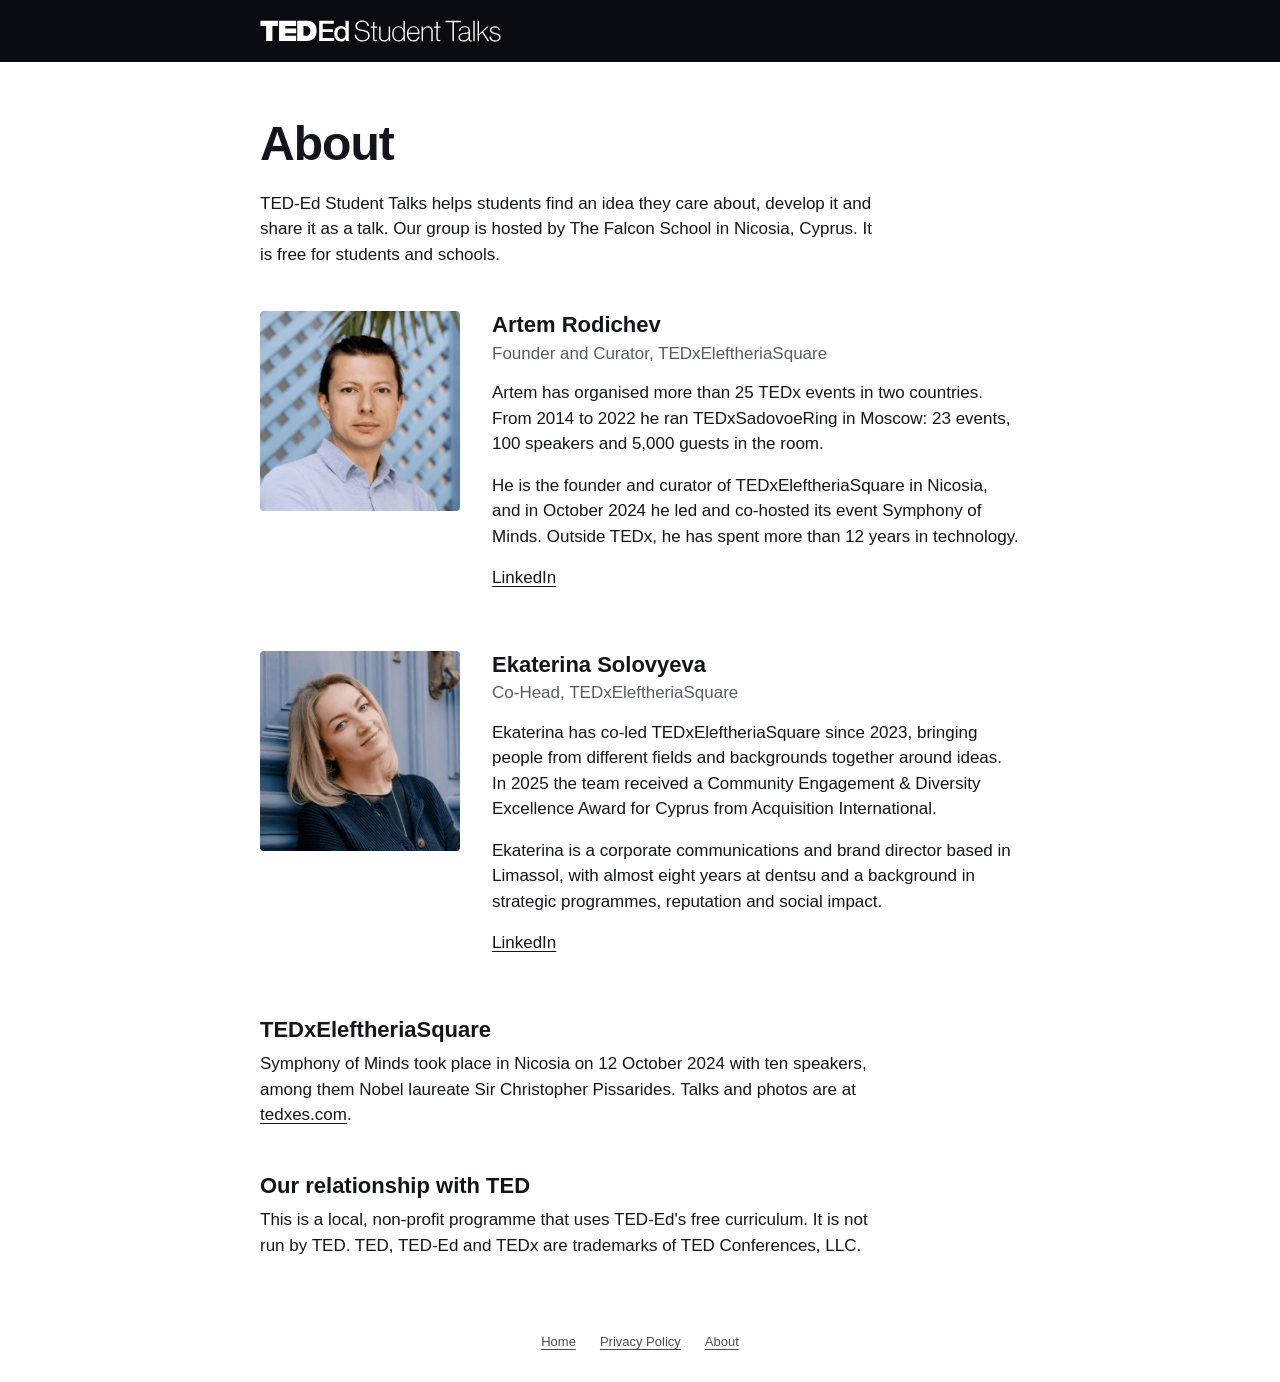
<file: launch/about/index.html>
<!doctype html>
<html lang="en"><head><meta charset="utf-8"><meta name="viewport" content="width=device-width,initial-scale=1"><meta name="robots" content="noindex"><link rel="icon" href="data:image/svg+xml,%3Csvg xmlns=%27http://www.w3.org/2000/svg%27 viewBox=%270 0 32 32%27%3E%3Ccircle cx=%2716%27 cy=%2716%27 r=%2716%27 fill=%27%23e62b1e%27/%3E%3C/svg%3E"><link rel="stylesheet" href="../style.css">
<title>About, TED-Ed Student Talks</title></head><body class="page">
<header><a href="../"><img src="../../assets/ted-ed-student-talks.svg" alt="TED-Ed Student Talks, home"></a></header>
<main>
<h1>About</h1>
<p>TED-Ed Student Talks helps students find an idea they care about, develop it and share it as a talk. Our group is hosted by The Falcon School in Nicosia, Cyprus. It is free for students and schools.</p>
<section class="person">
<img src="../../assets/artem.webp" alt="Artem Rodichev" width="200" height="200">
<div><h2>Artem Rodichev</h2><p class="role">Founder and Curator, TEDxEleftheriaSquare</p>
<p>Artem has organised more than 25 TEDx events in two countries. From 2014 to 2022 he ran TEDxSadovoeRing in Moscow: 23 events, 100 speakers and 5,000 guests in the room.</p>
<p>He is the founder and curator of TEDxEleftheriaSquare in Nicosia, and in October 2024 he led and co-hosted its event Symphony of Minds. Outside TEDx, he has spent more than 12 years in technology.</p>
<p><a href="https://www.linkedin.com/in/artemrodichev/">LinkedIn</a></p></div>
</section>
<section class="person">
<img src="../../assets/ekaterina.webp" alt="Ekaterina Solovyeva" width="200" height="200">
<div><h2>Ekaterina Solovyeva</h2><p class="role">Co-Head, TEDxEleftheriaSquare</p>
<p>Ekaterina has co-led TEDxEleftheriaSquare since 2023, bringing people from different fields and backgrounds together around ideas. In 2025 the team received a Community Engagement &amp; Diversity Excellence Award for Cyprus from Acquisition International.</p>
<p>Ekaterina is a corporate communications and brand director based in Limassol, with almost eight years at dentsu and a background in strategic programmes, reputation and social impact.</p>
<p><a href="https://www.linkedin.com/in/ekaterina-solovyeva/">LinkedIn</a></p></div>
</section>
<h2>TEDxEleftheriaSquare</h2>
<p>Symphony of Minds took place in Nicosia on 12 October 2024 with ten speakers, among them Nobel laureate Sir Christopher Pissarides. Talks and photos are at <a href="https://tedxes.com">tedxes.com</a>.</p>
<h2>Our relationship with TED</h2>
<p>This is a local, non-profit programme that uses TED-Ed's free curriculum. It is not run by TED. TED, TED-Ed and TEDx are trademarks of TED Conferences, LLC.</p>
</main>
<footer><a href="../">Home</a><a href="../privacy/">Privacy Policy</a><a href="../about/">About</a></footer>
</body></html>
</file>
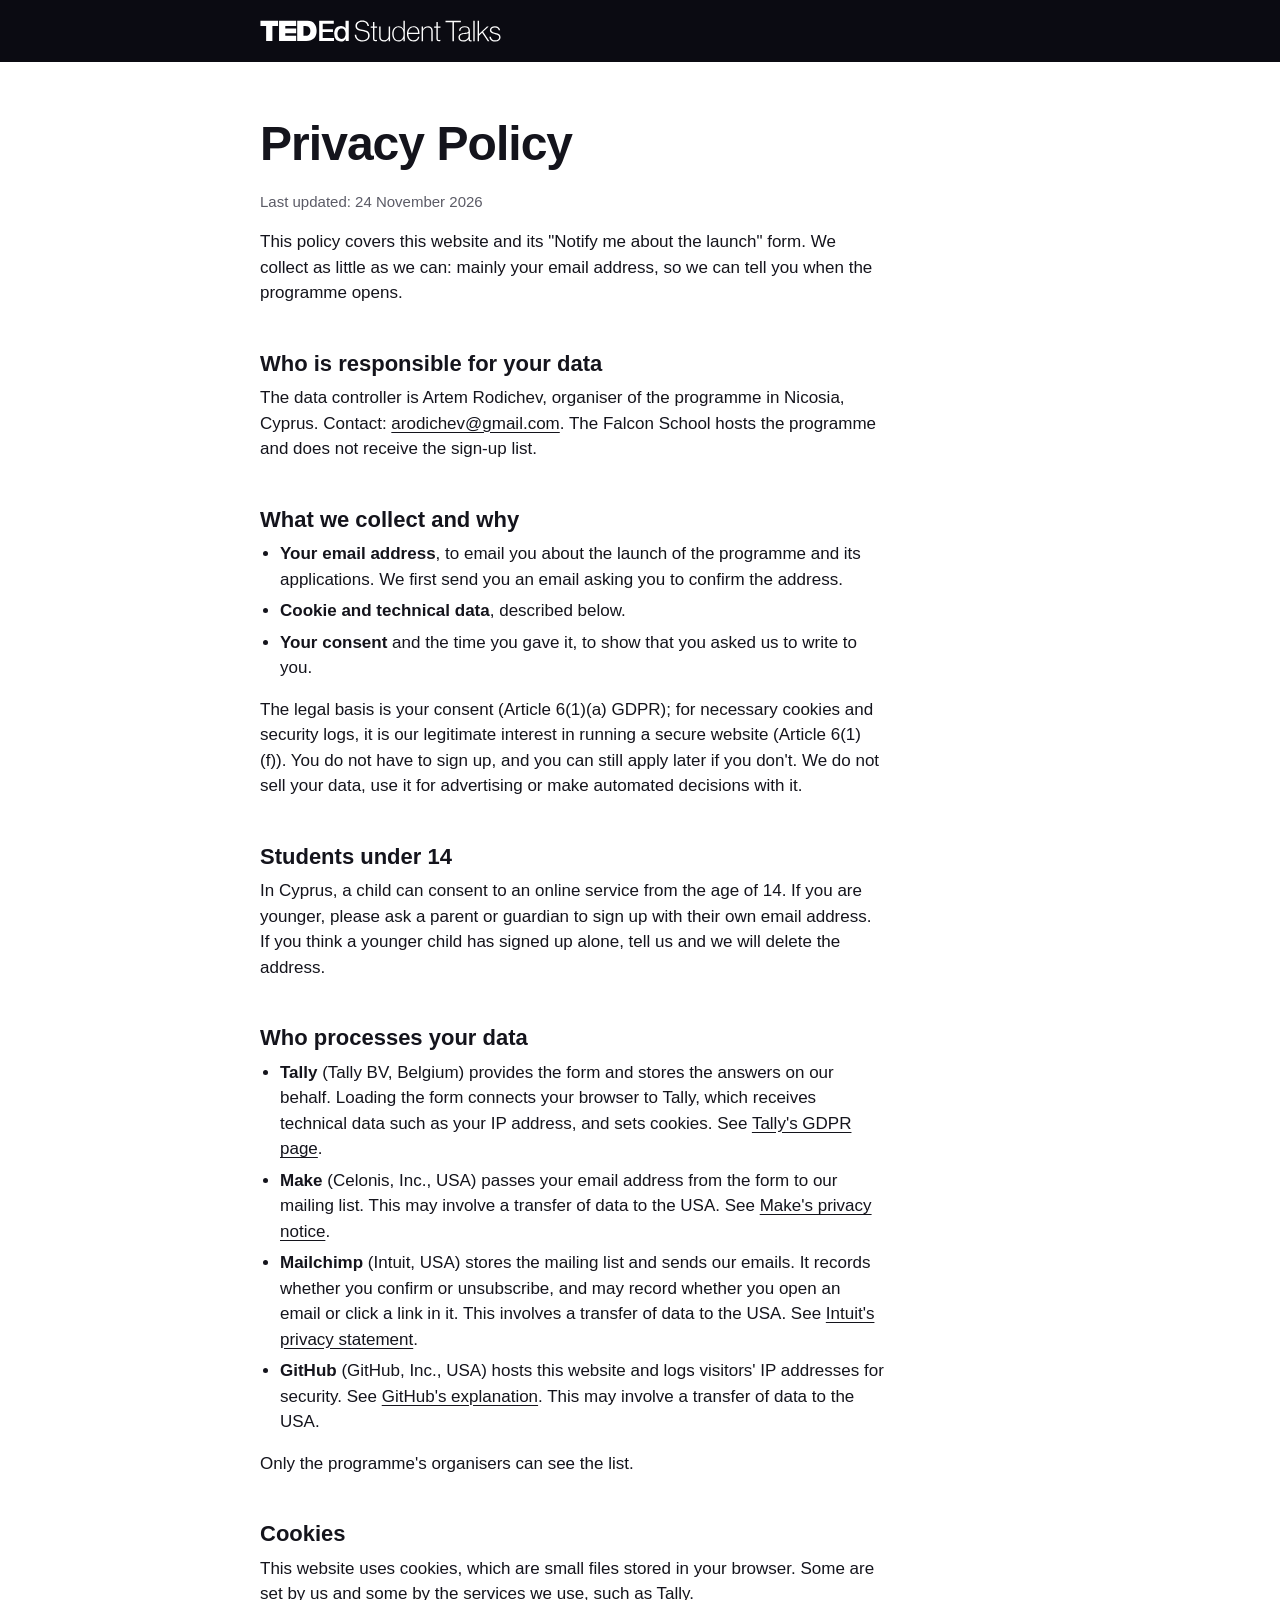
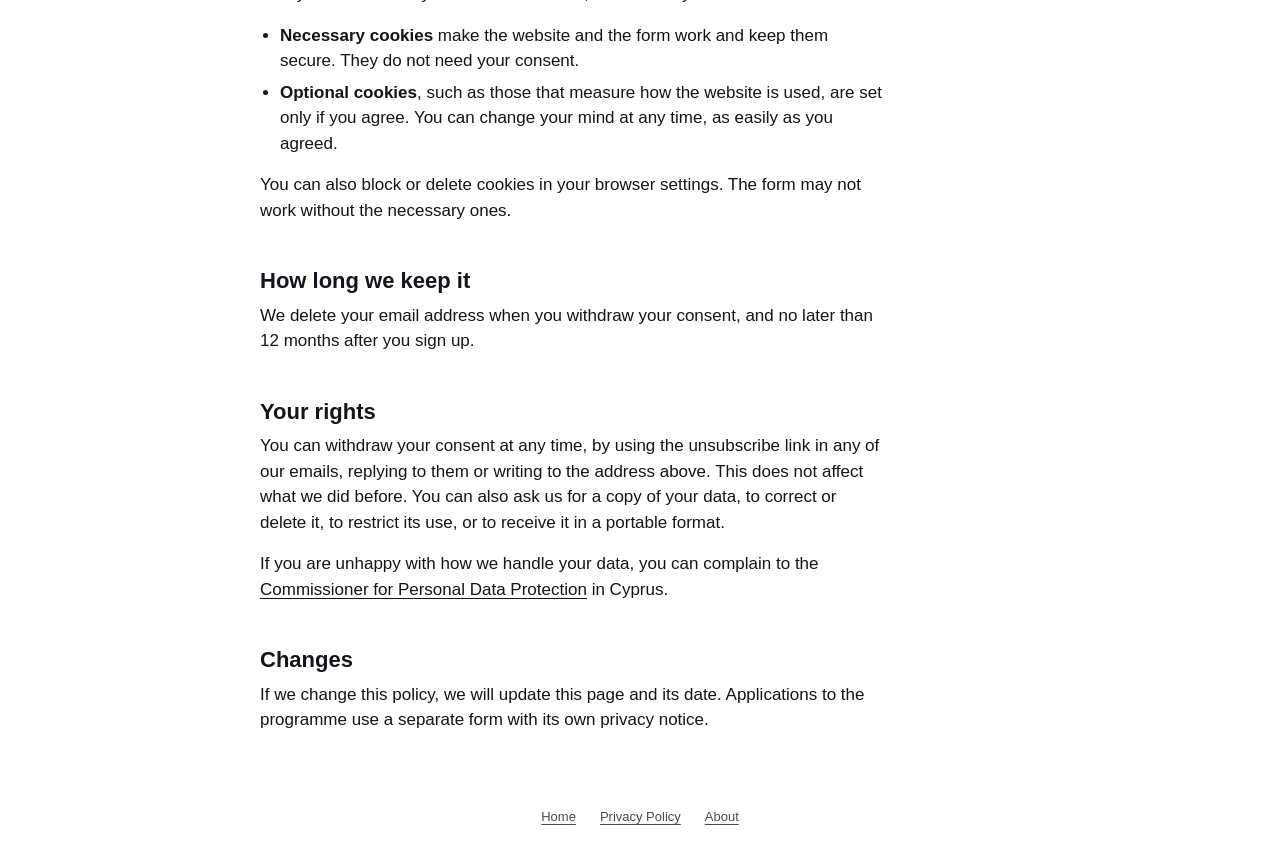
<file: launch/privacy/index.html>
<!doctype html>
<html lang="en"><head><meta charset="utf-8"><meta name="viewport" content="width=device-width,initial-scale=1"><meta name="robots" content="noindex"><link rel="icon" href="data:image/svg+xml,%3Csvg xmlns=%27http://www.w3.org/2000/svg%27 viewBox=%270 0 32 32%27%3E%3Ccircle cx=%2716%27 cy=%2716%27 r=%2716%27 fill=%27%23e62b1e%27/%3E%3C/svg%3E"><link rel="stylesheet" href="../style.css">
<title>Privacy Policy, TED-Ed Student Talks</title></head><body class="page">
<header><a href="../"><img src="../../assets/ted-ed-student-talks.svg" alt="TED-Ed Student Talks, home"></a></header>
<main>
<h1>Privacy Policy</h1>
<p class="meta">Last updated: 24 November 2026</p>
<p>This policy covers this website and its "Notify me about the launch" form. We collect as little as we can: mainly your email address, so we can tell you when the programme opens.</p>
<h2>Who is responsible for your data</h2>
<p>The data controller is Artem Rodichev, organiser of the programme in Nicosia, Cyprus. Contact: <a href="mailto:arodichev@gmail.com">arodichev@gmail.com</a>. The Falcon School hosts the programme and does not receive the sign-up list.</p>
<h2>What we collect and why</h2>
<ul>
<li><b>Your email address</b>, to email you about the launch of the programme and its applications. We first send you an email asking you to confirm the address.</li>
<li><b>Cookie and technical data</b>, described below.</li>
<li><b>Your consent</b> and the time you gave it, to show that you asked us to write to you.</li>
</ul>
<p>The legal basis is your consent (Article 6(1)(a) GDPR); for necessary cookies and security logs, it is our legitimate interest in running a secure website (Article 6(1)(f)). You do not have to sign up, and you can still apply later if you don't. We do not sell your data, use it for advertising or make automated decisions with it.</p>
<h2>Students under 14</h2>
<p>In Cyprus, a child can consent to an online service from the age of 14. If you are younger, please ask a parent or guardian to sign up with their own email address. If you think a younger child has signed up alone, tell us and we will delete the address.</p>
<h2>Who processes your data</h2>
<ul>
<li><b>Tally</b> (Tally BV, Belgium) provides the form and stores the answers on our behalf. Loading the form connects your browser to Tally, which receives technical data such as your IP address, and sets cookies. See <a href="https://tally.so/help/gdpr">Tally's GDPR page</a>.</li>
<li><b>Make</b> (Celonis, Inc., USA) passes your email address from the form to our mailing list. This may involve a transfer of data to the USA. See <a href="https://www.make.com/en/privacy-notice">Make's privacy notice</a>.</li>
<li><b>Mailchimp</b> (Intuit, USA) stores the mailing list and sends our emails. It records whether you confirm or unsubscribe, and may record whether you open an email or click a link in it. This involves a transfer of data to the USA. See <a href="https://www.intuit.com/privacy/statement/">Intuit's privacy statement</a>.</li>
<li><b>GitHub</b> (GitHub, Inc., USA) hosts this website and logs visitors' IP addresses for security. See <a href="https://docs.github.com/en/pages/getting-started-with-github-pages/what-is-github-pages">GitHub's explanation</a>. This may involve a transfer of data to the USA.</li>
</ul>
<p>Only the programme's organisers can see the list.</p>
<h2>Cookies</h2>
<p>This website uses cookies, which are small files stored in your browser. Some are set by us and some by the services we use, such as Tally.</p>
<ul>
<li><b>Necessary cookies</b> make the website and the form work and keep them secure. They do not need your consent.</li>
<li><b>Optional cookies</b>, such as those that measure how the website is used, are set only if you agree. You can change your mind at any time, as easily as you agreed.</li>
</ul>
<p>You can also block or delete cookies in your browser settings. The form may not work without the necessary ones.</p>
<h2>How long we keep it</h2>
<p>We delete your email address when you withdraw your consent, and no later than 12 months after you sign up.</p>
<h2>Your rights</h2>
<p>You can withdraw your consent at any time, by using the unsubscribe link in any of our emails, replying to them or writing to the address above. This does not affect what we did before. You can also ask us for a copy of your data, to correct or delete it, to restrict its use, or to receive it in a portable format.</p>
<p>If you are unhappy with how we handle your data, you can complain to the <a href="https://www.dataprotection.gov.cy">Commissioner for Personal Data Protection</a> in Cyprus.</p>
<h2>Changes</h2>
<p>If we change this policy, we will update this page and its date. Applications to the programme use a separate form with its own privacy notice.</p>
</main>
<footer><a href="../">Home</a><a href="../privacy/">Privacy Policy</a><a href="../about/">About</a></footer>
</body></html>
</file>
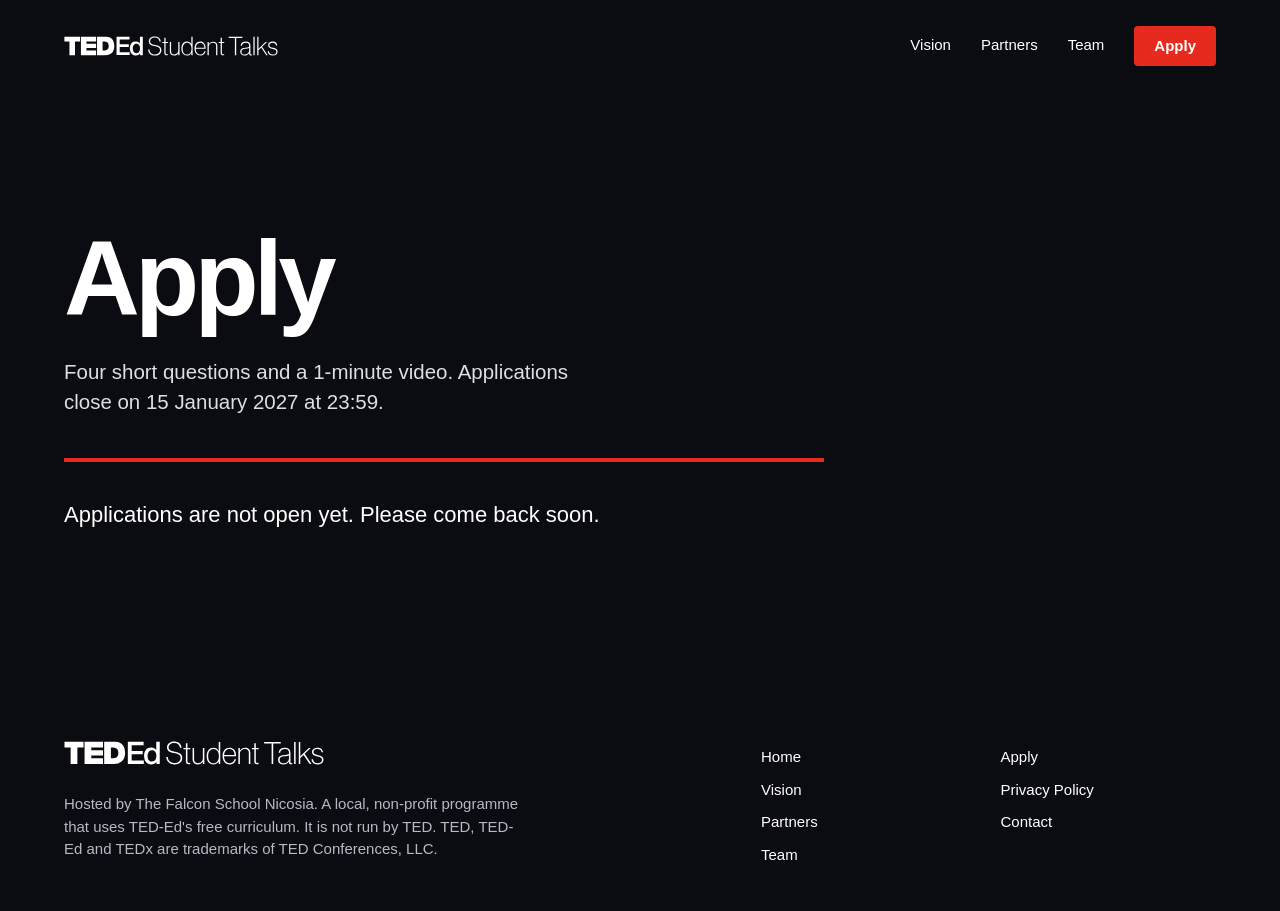
<file: live/apply/index.html>
<!doctype html>
<html lang="en"><head><meta charset="utf-8"><meta name="viewport" content="width=device-width,initial-scale=1"><meta name="robots" content="noindex">
<title>Apply, TED-Ed Student Talks, Nicosia</title><meta name="description" content="Apply for TED-Ed Student Talks in Nicosia. Four short questions and a 1-minute video.">
<meta property="og:title" content="Apply, TED-Ed Student Talks, Nicosia"><meta property="og:description" content="Apply for TED-Ed Student Talks in Nicosia. Four short questions and a 1-minute video."><meta property="og:type" content="website"><meta property="og:url" content="https://tedtalks.club/live/apply/"><meta property="og:image" content="https://tedtalks.club/assets/og.jpg"><meta name="twitter:card" content="summary_large_image"><meta name="theme-color" content="#0b0b12">
<link rel="icon" href="data:image/svg+xml,%3Csvg xmlns=%27http://www.w3.org/2000/svg%27 viewBox=%270 0 32 32%27%3E%3Ccircle cx=%2716%27 cy=%2716%27 r=%2716%27 fill=%27%23e62b1e%27/%3E%3C/svg%3E"><link rel="stylesheet" href="../style.css"></head><body class="applypage">
<a class="skip" href="#main">Skip to content</a>
<header class="top"><div class="wrap"><a class="brand" href="../"><img src="../../assets/ted-ed-student-talks.svg" alt="TED-Ed Student Talks, home" width="1590" height="146"></a>
<button class="menu" aria-expanded="false" aria-controls="nav">Menu</button>
<nav id="nav" aria-label="Main"><a href="../vision/">Vision</a><a href="../partners/">Partners</a><a href="../team/">Team</a><a class="btn" href="../apply/" aria-current="page">Apply</a></nav></div></header>
<main id="main">
<section class="head"><div class="wrap"><h1>Apply</h1><p>Four short questions and a 1-minute video. Applications close on 15 January 2027 at 23:59.</p></div></section>
<div class="wrap"><section class="sheet" aria-label="Application form"><p class="closed">Applications are not open yet. Please come back soon.</p></section></div></main>
<footer class="end"><div class="wrap"><div><a class="brand" href="../"><img src="../../assets/ted-ed-student-talks.svg" alt="TED-Ed Student Talks, home" width="1590" height="146"></a>
<p class="legal">Hosted by The Falcon School Nicosia. A local, non-profit programme that uses TED-Ed's free curriculum. It is not run by TED. TED, TED-Ed and TEDx are trademarks of TED Conferences, LLC.</p></div>
<ul><li><a href="../">Home</a></li><li><a href="../vision/">Vision</a></li><li><a href="../partners/">Partners</a></li><li><a href="../team/">Team</a></li><li><a href="../apply/">Apply</a></li><li><a href="../privacy/">Privacy Policy</a></li><li><a href="mailto:arodichev@gmail.com">Contact</a></li></ul>
</div></footer>
<script>(function(){var b=document.querySelector(".menu"),h=document.documentElement;function set(o){h.classList.toggle("open",o);b.setAttribute("aria-expanded",o);b.textContent=o?"Close":"Menu"}b.onclick=function(){set(!h.classList.contains("open"))};addEventListener("keydown",function(e){if(e.key=="Escape"&&h.classList.contains("open")){set(false);b.focus()}})})()</script>
</body></html>
</file>
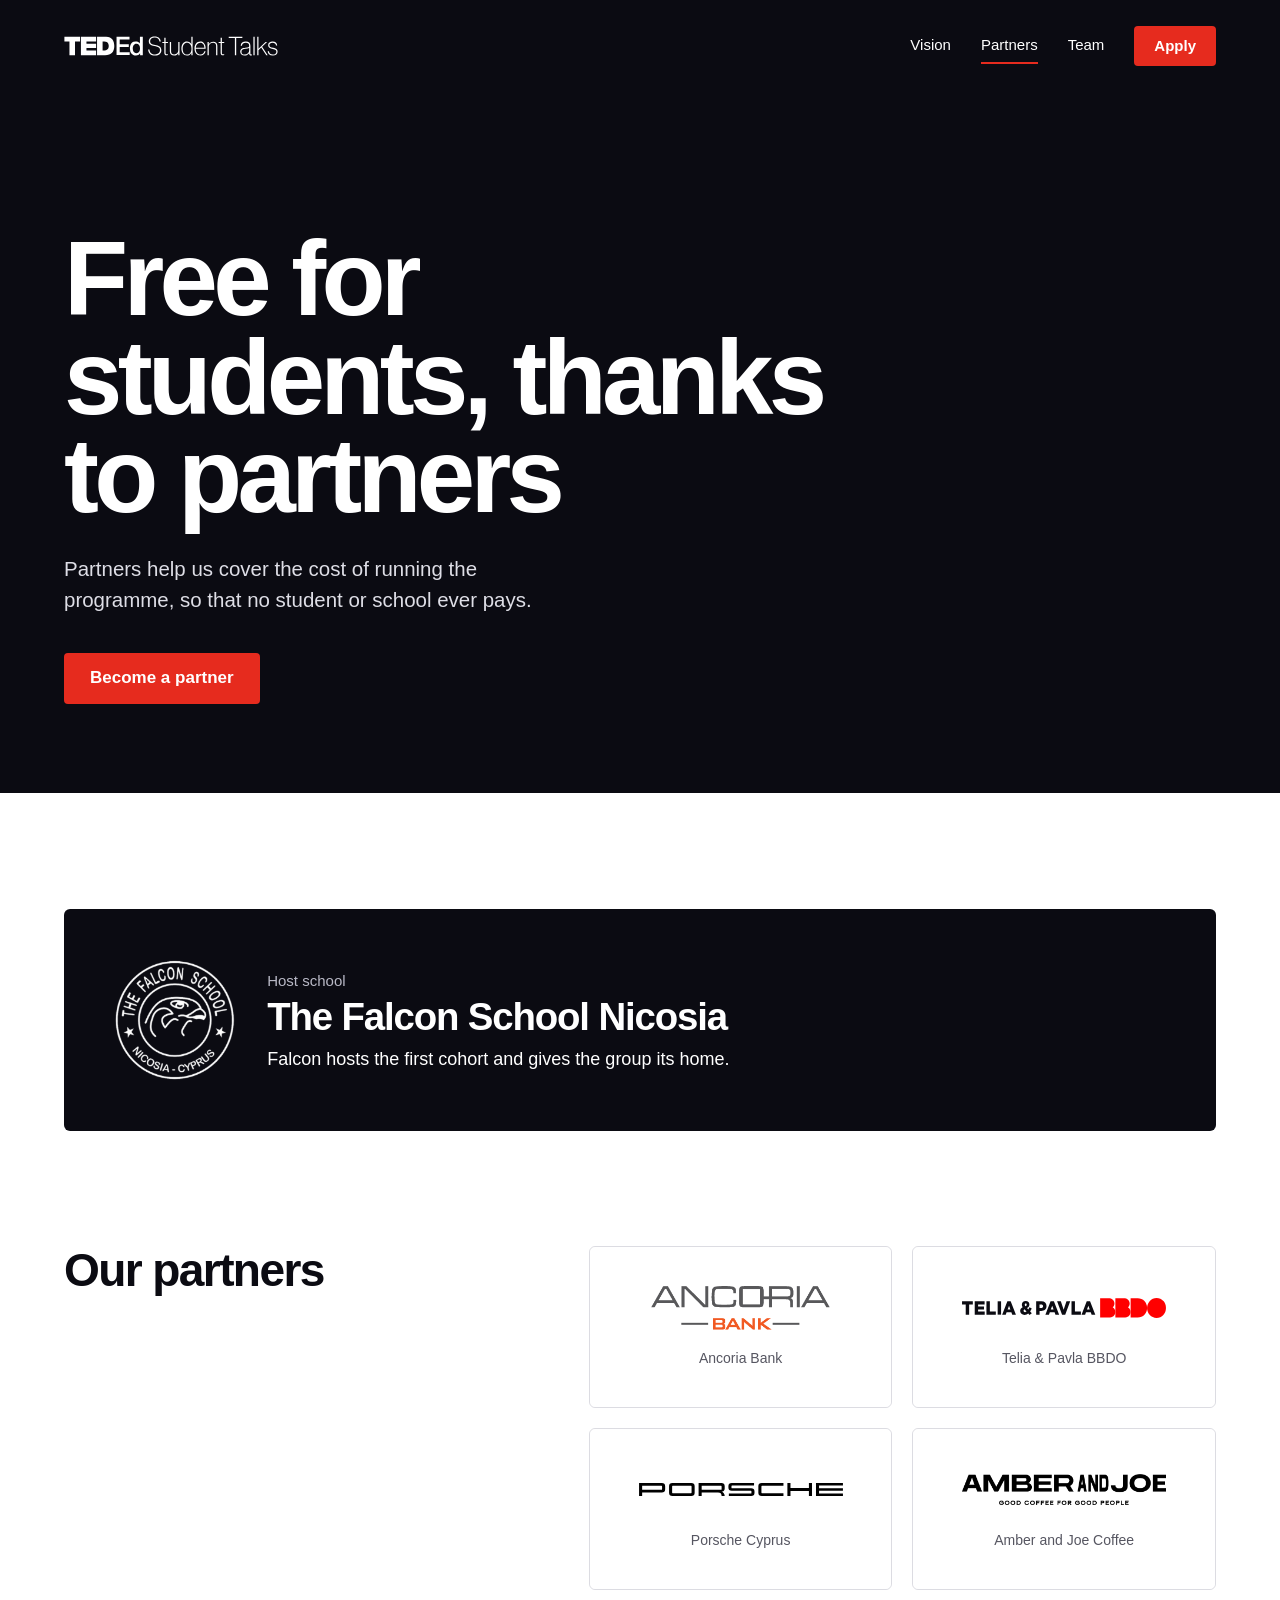
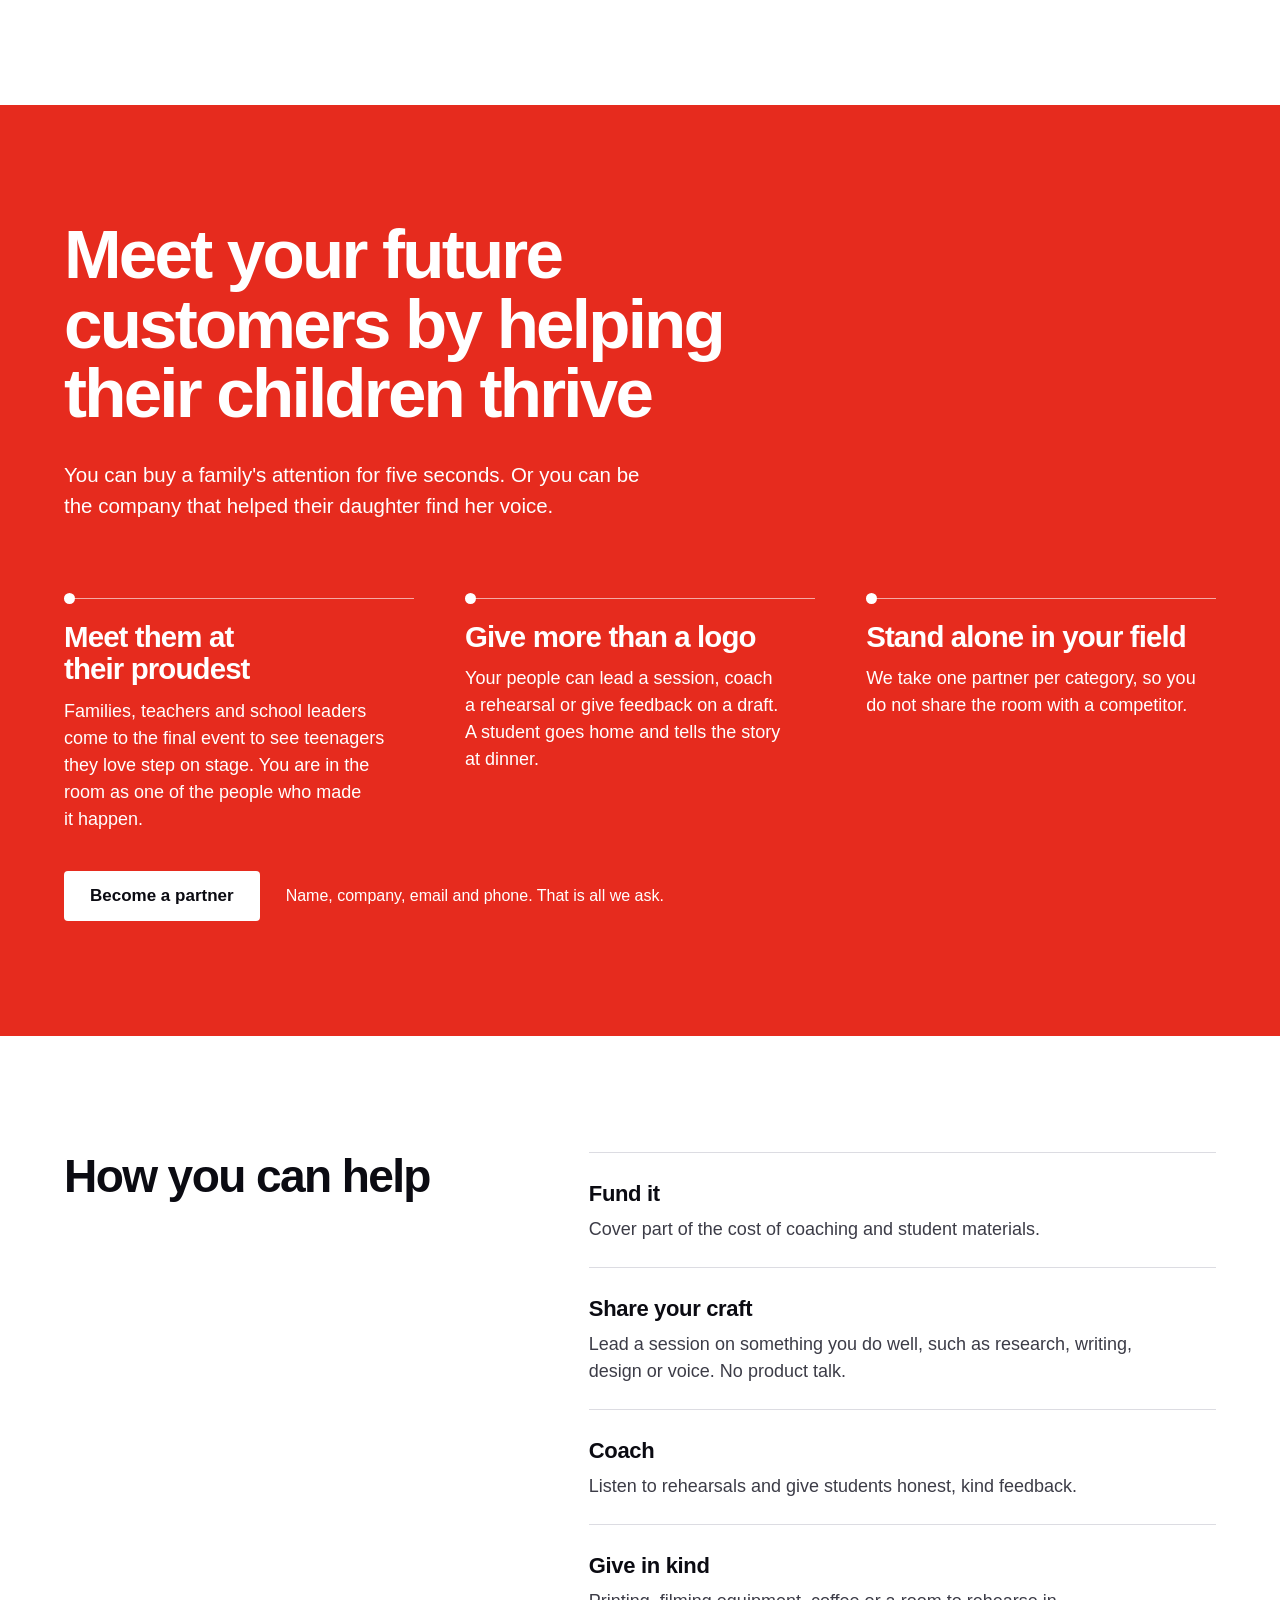
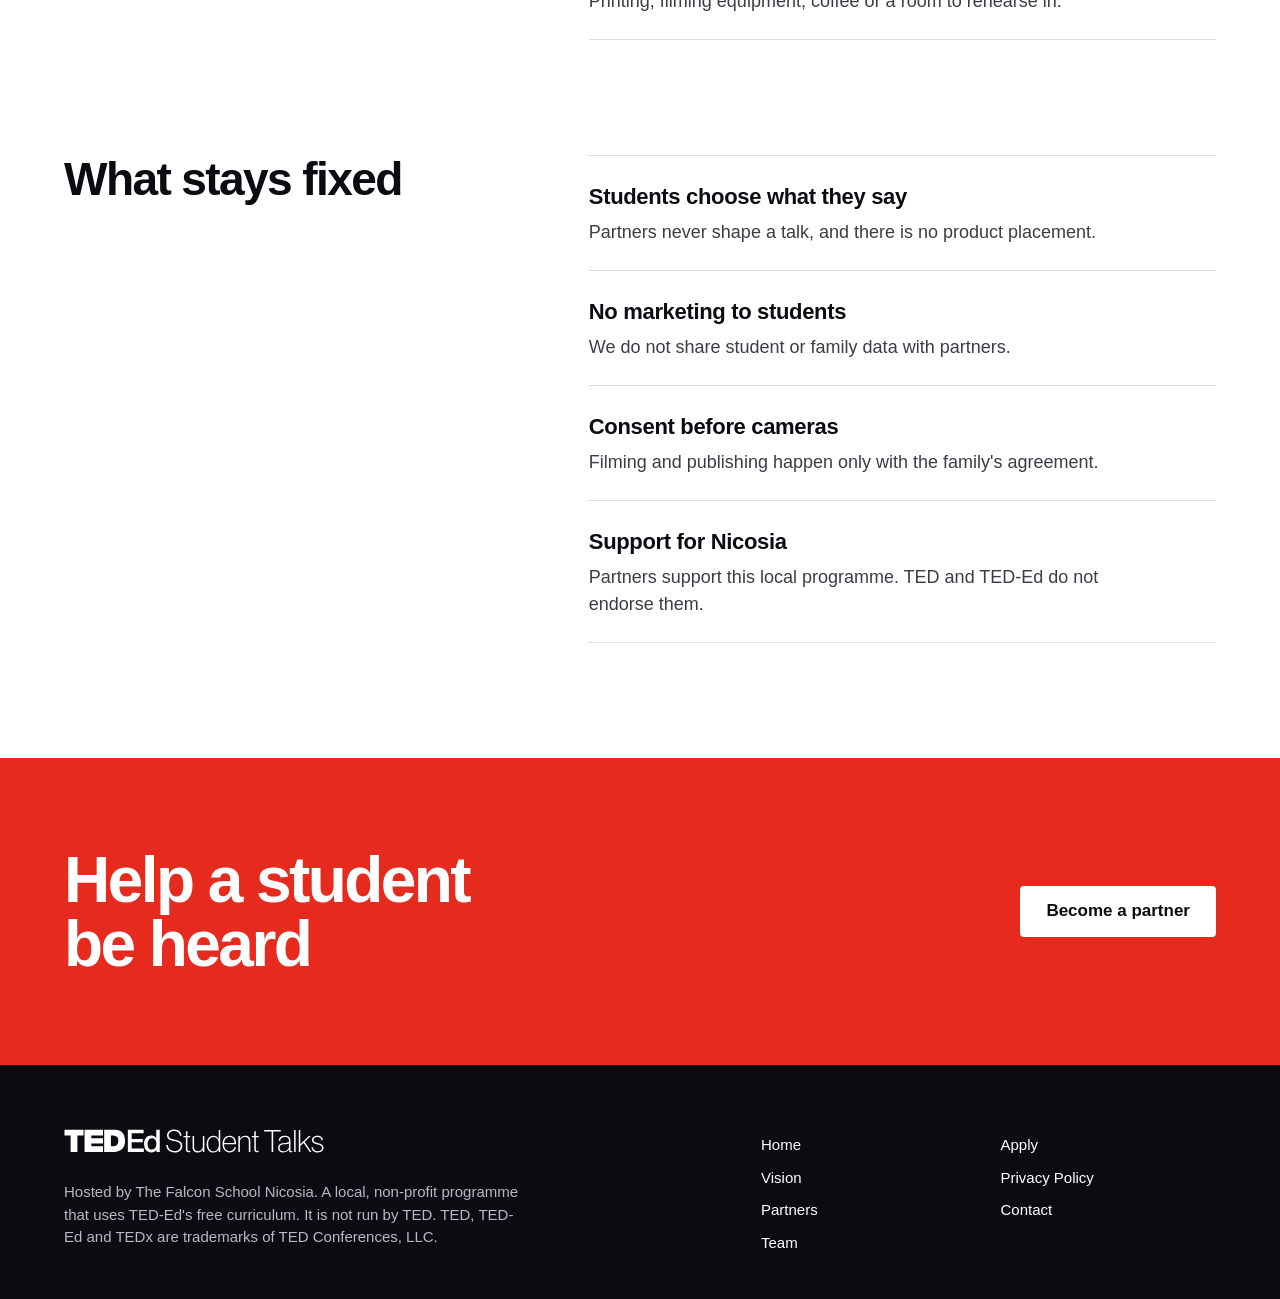
<file: live/partners/index.html>
<!doctype html>
<html lang="en"><head><meta charset="utf-8"><meta name="viewport" content="width=device-width,initial-scale=1"><meta name="robots" content="noindex">
<title>Partners, TED-Ed Student Talks, Nicosia</title><meta name="description" content="The people and organisations who keep the programme free for every student.">
<meta property="og:title" content="Partners, TED-Ed Student Talks, Nicosia"><meta property="og:description" content="The people and organisations who keep the programme free for every student."><meta property="og:type" content="website"><meta property="og:url" content="https://tedtalks.club/live/partners/"><meta property="og:image" content="https://tedtalks.club/assets/og.jpg"><meta name="twitter:card" content="summary_large_image"><meta name="theme-color" content="#0b0b12">
<link rel="icon" href="data:image/svg+xml,%3Csvg xmlns=%27http://www.w3.org/2000/svg%27 viewBox=%270 0 32 32%27%3E%3Ccircle cx=%2716%27 cy=%2716%27 r=%2716%27 fill=%27%23e62b1e%27/%3E%3C/svg%3E"><link rel="stylesheet" href="../style.css"></head><body class="">
<a class="skip" href="#main">Skip to content</a>
<header class="top"><div class="wrap"><a class="brand" href="../"><img src="../../assets/ted-ed-student-talks.svg" alt="TED-Ed Student Talks, home" width="1590" height="146"></a>
<button class="menu" aria-expanded="false" aria-controls="nav">Menu</button>
<nav id="nav" aria-label="Main"><a href="../vision/">Vision</a><a href="../partners/" aria-current="page">Partners</a><a href="../team/">Team</a><a class="btn" href="../apply/">Apply</a></nav></div></header>
<main id="main">
<section class="head"><div class="wrap"><h1>Free for students, thanks to partners</h1><p>Partners help us cover the cost of running the programme, so that no student or school ever pays.</p><div class="act"><a class="btn" data-partner href="https://tally.so/r/KpV9gK" target="_blank" rel="noopener">Become a partner</a></div></div></section>
<section class="sec"><div class="wrap"><div class="hostrow"><img src="../../assets/falcon-crest-white.png" alt="" width="120" height="120"><div><span>Host school</span><h2>The Falcon School Nicosia</h2><p>Falcon hosts the first cohort and gives the group its home.</p></div></div></div></section>
<section class="sec"><div class="wrap two"><h2 class="h">Our partners</h2><div><ul class="logos"><li><a href="https://www.ancoriabank.com/" rel="noopener"><img src="../../assets/p-ancoria.png" alt=""><span>Ancoria Bank</span></a></li><li><a href="https://tpbbdo.com.cy/" rel="noopener"><img src="../../assets/p-bbdo.svg" alt=""><span>Telia &amp; Pavla BBDO</span></a></li><li><a href="https://dealer.porsche.com/cy/cyprus/en-GB" rel="noopener"><img src="../../assets/p-porsche.svg" alt=""><span>Porsche Cyprus</span></a></li><li><a href="https://www.amberandjoe.com/" rel="noopener"><img src="../../assets/p-amber.png" alt=""><span>Amber and Joe Coffee</span></a></li></ul></div></div></section>
<section class="why"><div class="wrap"><h2 class="big">Meet your future customers by helping their children thrive</h2>
<div class="pitch"><p>You can buy a family's attention for five seconds. Or you can be the company that helped their daughter find her voice.</p></div>
<div class="units">
<article><h3>Meet them at their proudest</h3><p>Families, teachers and school leaders come to the final event to see teenagers they love step on stage. You are in the room as one of the people who made it happen.</p></article>
<article><h3>Give more than a logo</h3><p>Your people can lead a session, coach a rehearsal or give feedback on a draft. A student goes home and tells the story at dinner.</p></article>
<article><h3>Stand alone in your field</h3><p>We take one partner per category, so you do not share the room with a competitor.</p></article>
</div><div class="act"><a class="btn inv" data-partner href="https://tally.so/r/KpV9gK" target="_blank" rel="noopener">Become a partner</a><span>Name, company, email and phone. That is all we ask.</span></div></div></section>
<section class="sec"><div class="wrap two"><h2 class="h">How you can help</h2><div class="rows">
<div><h3>Fund it</h3><p>Cover part of the cost of coaching and student materials.</p></div>
<div><h3>Share your craft</h3><p>Lead a session on something you do well, such as research, writing, design or voice. No product talk.</p></div>
<div><h3>Coach</h3><p>Listen to rehearsals and give students honest, kind feedback.</p></div>
<div><h3>Give in kind</h3><p>Printing, filming equipment, coffee or a room to rehearse in.</p></div></div></div></section>
<section class="sec"><div class="wrap two"><h2 class="h">What stays fixed</h2><div class="rows">
<div><h3>Students choose what they say</h3><p>Partners never shape a talk, and there is no product placement.</p></div>
<div><h3>No marketing to students</h3><p>We do not share student or family data with partners.</p></div>
<div><h3>Consent before cameras</h3><p>Filming and publishing happen only with the family's agreement.</p></div>
<div><h3>Support for Nicosia</h3><p>Partners support this local programme. TED and TED-Ed do not endorse them.</p></div></div></div></section>
<section class="band"><div class="wrap"><h2>Help a student be heard</h2><a class="btn inv" data-partner href="https://tally.so/r/KpV9gK" target="_blank" rel="noopener">Become a partner</a></div></section><dialog id="pd" aria-labelledby="pdh"><div class="pdtop"><h2 id="pdh">Become a partner</h2><button type="button" class="x" aria-label="Close">Close</button></div><p>Leave your details and we will contact you.</p><iframe title="Partner form" data-src="https://tally.so/embed/KpV9gK?alignLeft=1&hideTitle=1&transparentBackground=1&dynamicHeight=1" height="520"></iframe></dialog></main>
<footer class="end"><div class="wrap"><div><a class="brand" href="../"><img src="../../assets/ted-ed-student-talks.svg" alt="TED-Ed Student Talks, home" width="1590" height="146"></a>
<p class="legal">Hosted by The Falcon School Nicosia. A local, non-profit programme that uses TED-Ed's free curriculum. It is not run by TED. TED, TED-Ed and TEDx are trademarks of TED Conferences, LLC.</p></div>
<ul><li><a href="../">Home</a></li><li><a href="../vision/">Vision</a></li><li><a href="../partners/">Partners</a></li><li><a href="../team/">Team</a></li><li><a href="../apply/">Apply</a></li><li><a href="../privacy/">Privacy Policy</a></li><li><a href="mailto:arodichev@gmail.com">Contact</a></li></ul>
</div></footer>
<script>(function(){var b=document.querySelector(".menu"),h=document.documentElement;function set(o){h.classList.toggle("open",o);b.setAttribute("aria-expanded",o);b.textContent=o?"Close":"Menu"}b.onclick=function(){set(!h.classList.contains("open"))};addEventListener("keydown",function(e){if(e.key=="Escape"&&h.classList.contains("open")){set(false);b.focus()}})})()</script><script>(function(){var d=document.getElementById("pd");if(!d||!d.showModal)return;var f=d.querySelector("iframe");
document.querySelectorAll("[data-partner]").forEach(function(a){a.addEventListener("click",function(e){e.preventDefault();if(!f.src){f.dataset.tallySrc=f.dataset.src;var s=document.createElement("script");s.src="https://tally.so/widgets/embed.js";s.onload=function(){Tally.loadEmbeds()};s.onerror=function(){f.src=f.dataset.src};document.body.appendChild(s)}d.showModal()})});
d.querySelector(".x").onclick=function(){d.close()};d.addEventListener("click",function(e){if(e.target==d)d.close()})})()</script>
</body></html>
</file>
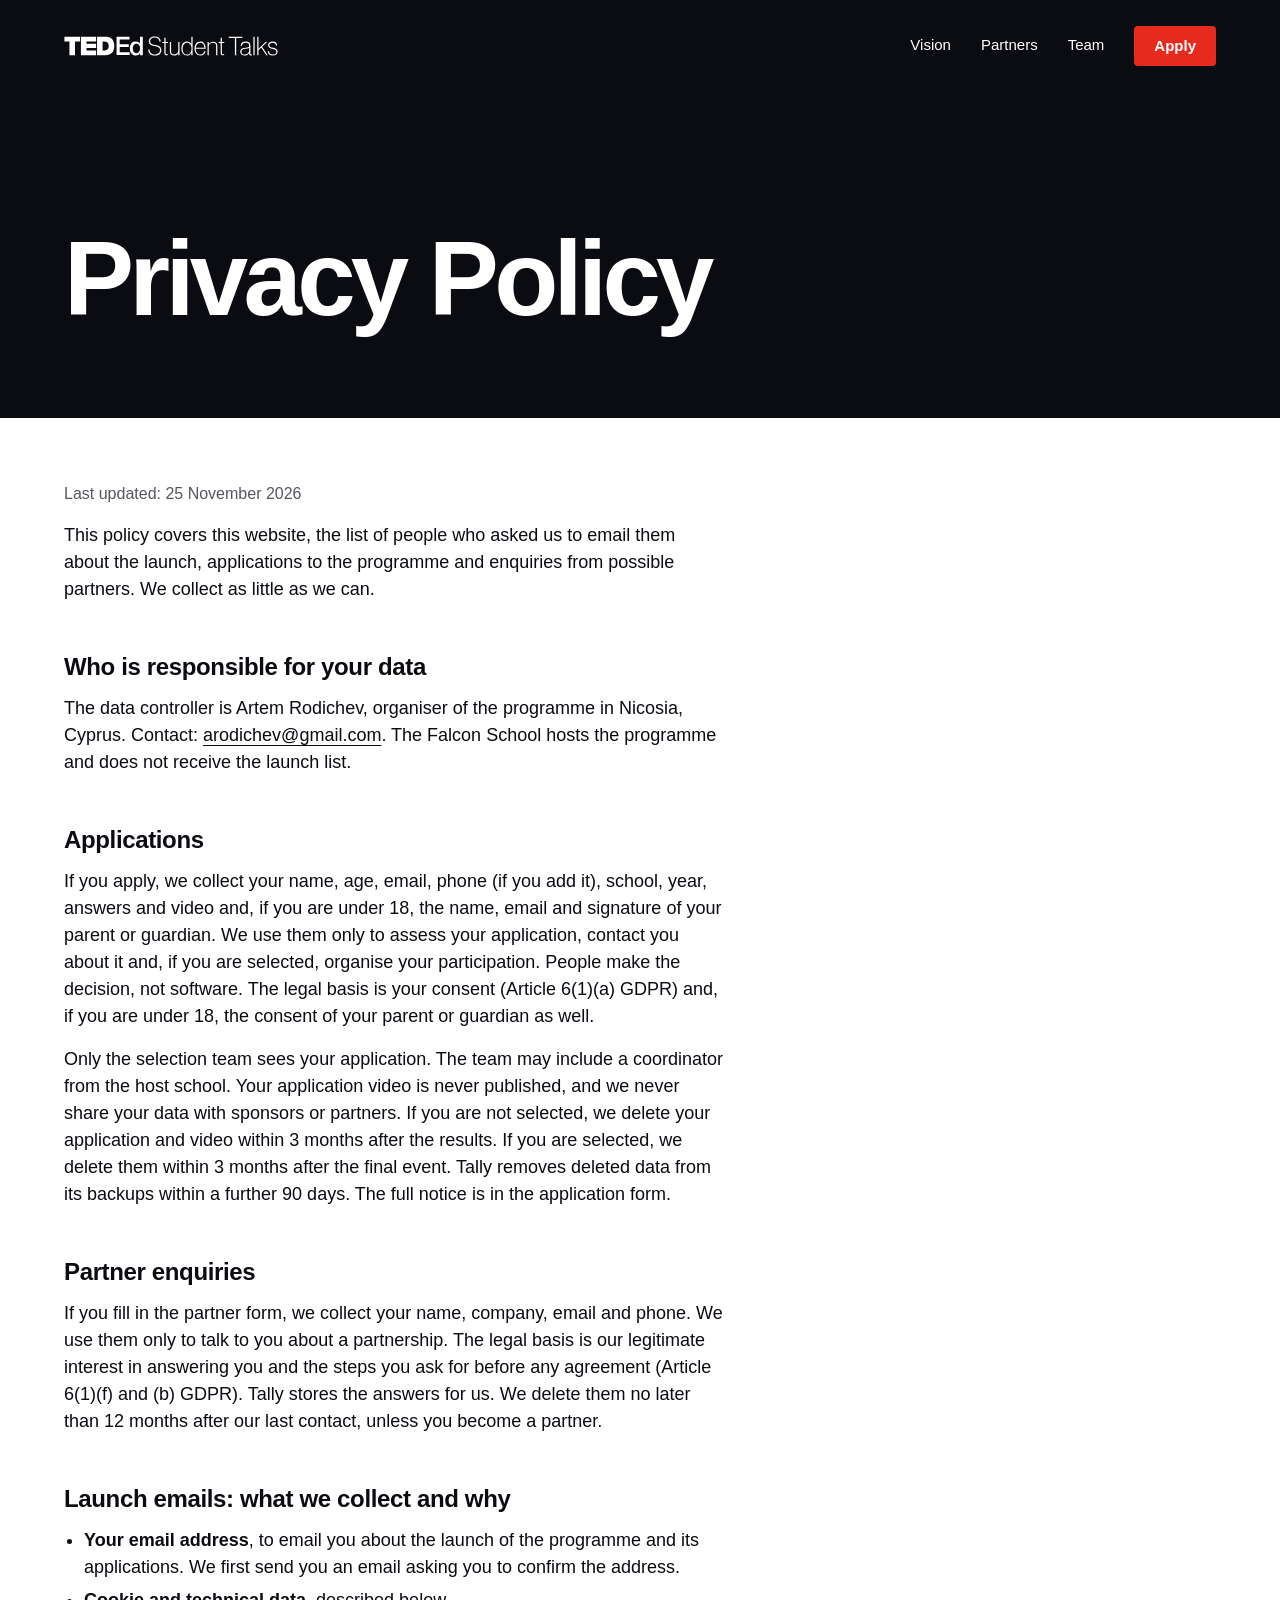
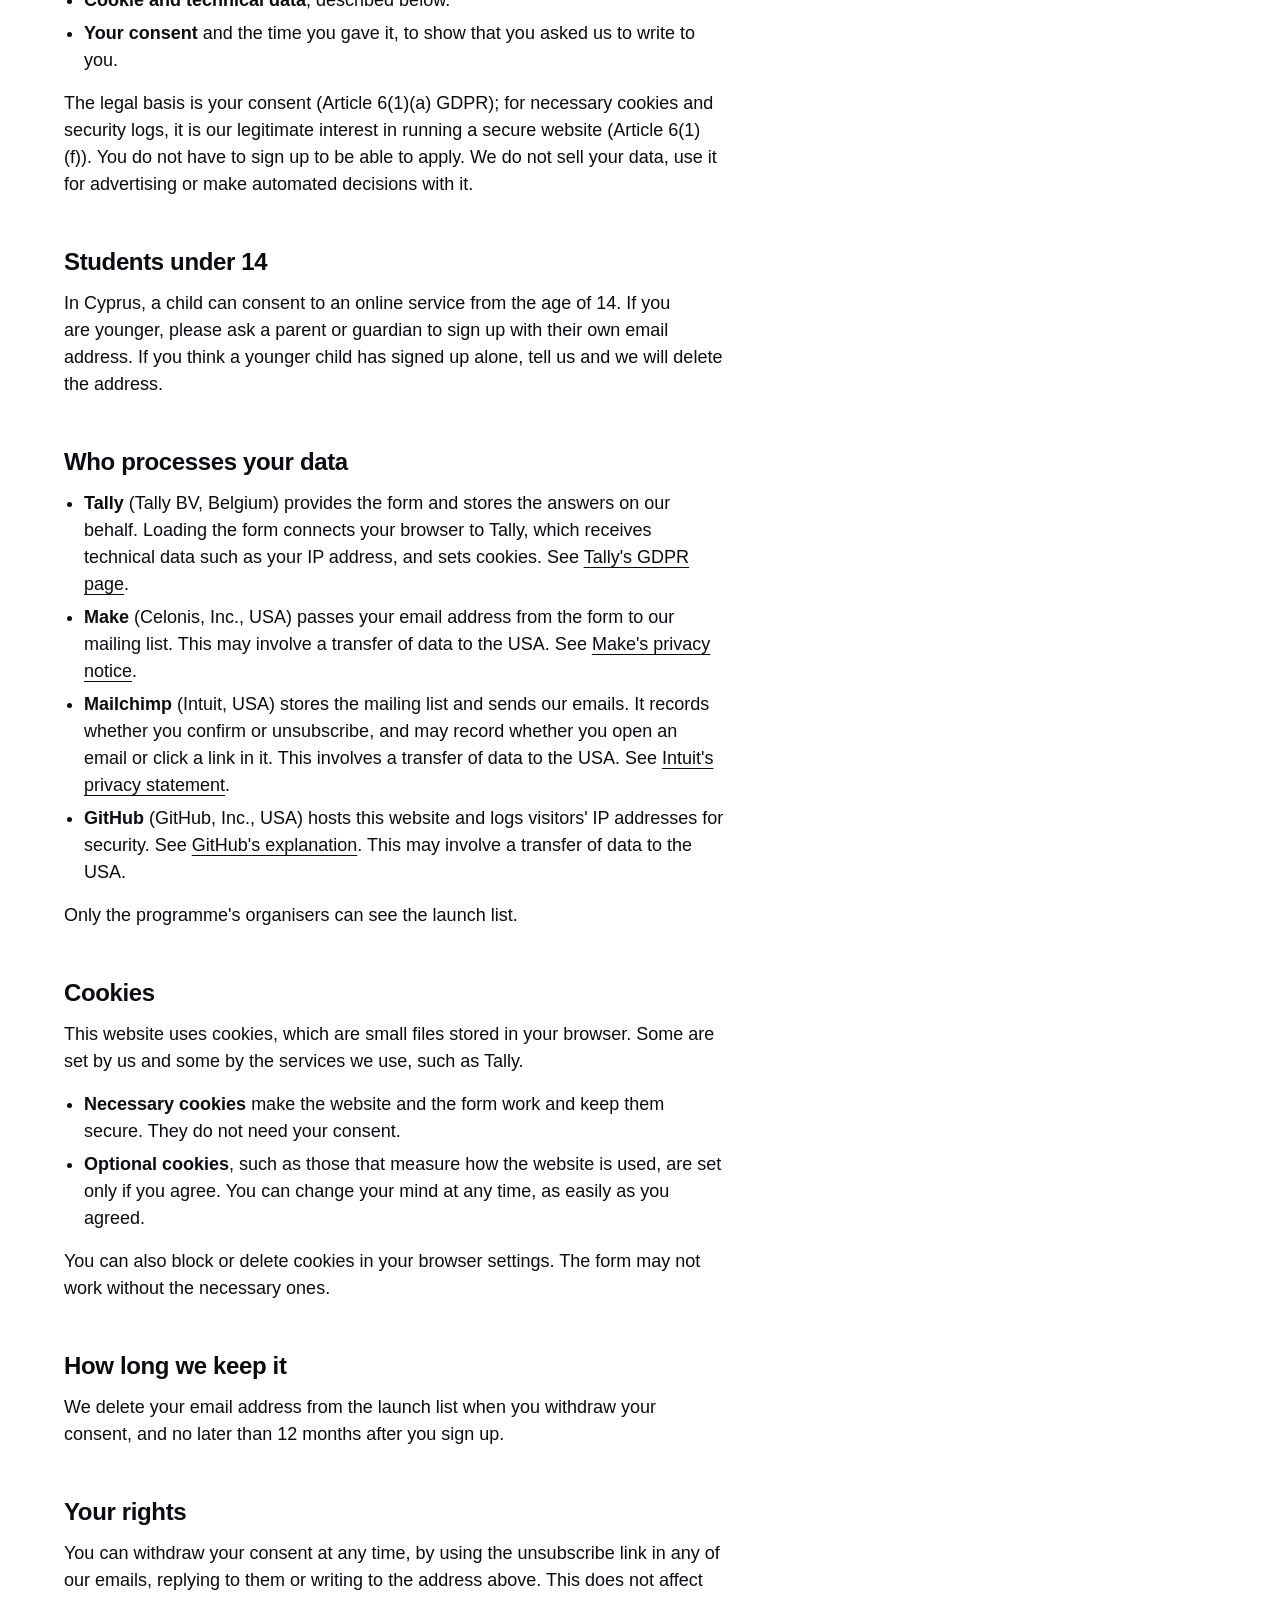
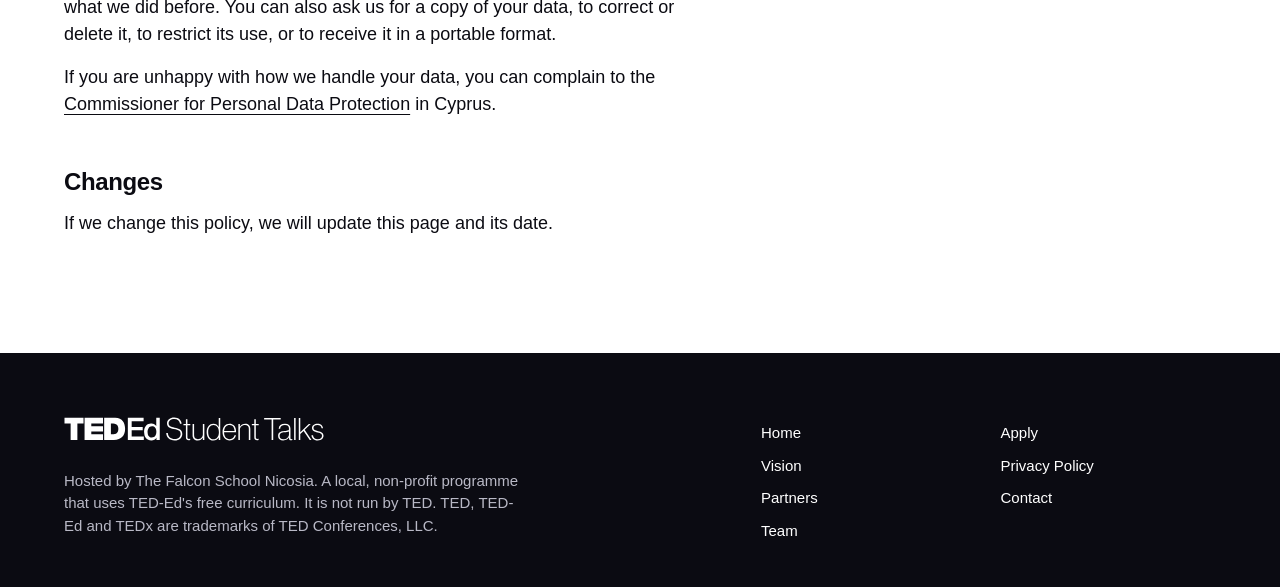
<file: live/privacy/index.html>
<!doctype html>
<html lang="en"><head><meta charset="utf-8"><meta name="viewport" content="width=device-width,initial-scale=1"><meta name="robots" content="noindex">
<title>Privacy Policy, TED-Ed Student Talks, Nicosia</title><meta name="description" content="How we handle your data.">
<meta property="og:title" content="Privacy Policy, TED-Ed Student Talks, Nicosia"><meta property="og:description" content="How we handle your data."><meta property="og:type" content="website"><meta property="og:url" content="https://tedtalks.club/live/privacy/"><meta property="og:image" content="https://tedtalks.club/assets/og.jpg"><meta name="twitter:card" content="summary_large_image"><meta name="theme-color" content="#0b0b12">
<link rel="icon" href="data:image/svg+xml,%3Csvg xmlns=%27http://www.w3.org/2000/svg%27 viewBox=%270 0 32 32%27%3E%3Ccircle cx=%2716%27 cy=%2716%27 r=%2716%27 fill=%27%23e62b1e%27/%3E%3C/svg%3E"><link rel="stylesheet" href="../style.css"></head><body class="">
<a class="skip" href="#main">Skip to content</a>
<header class="top"><div class="wrap"><a class="brand" href="../"><img src="../../assets/ted-ed-student-talks.svg" alt="TED-Ed Student Talks, home" width="1590" height="146"></a>
<button class="menu" aria-expanded="false" aria-controls="nav">Menu</button>
<nav id="nav" aria-label="Main"><a href="../vision/">Vision</a><a href="../partners/">Partners</a><a href="../team/">Team</a><a class="btn" href="../apply/">Apply</a></nav></div></header>
<main id="main"><section class="head"><div class="wrap"><h1>Privacy Policy</h1></div></section><div class="wrap"><div class="text"><p class="meta">Last updated: 25 November 2026</p>
<p>This policy covers this website, the list of people who asked us to email them about the launch, applications to the programme and enquiries from possible partners. We collect as little as we can.</p>
<h2>Who is responsible for your data</h2>
<p>The data controller is Artem Rodichev, organiser of the programme in Nicosia, Cyprus. Contact: <a href="mailto:arodichev@gmail.com">arodichev@gmail.com</a>. The Falcon School hosts the programme and does not receive the launch list.</p>
<h2>Applications</h2><p>If you apply, we collect your name, age, email, phone (if you add it), school, year, answers and video and, if you are under 18, the name, email and signature of your parent or guardian. We use them only to assess your application, contact you about it and, if you are selected, organise your participation. People make the decision, not software. The legal basis is your consent (Article 6(1)(a) GDPR) and, if you are under 18, the consent of your parent or guardian as well.</p><p>Only the selection team sees your application. The team may include a coordinator from the host school. Your application video is never published, and we never share your data with sponsors or partners. If you are not selected, we delete your application and video within 3 months after the results. If you are selected, we delete them within 3 months after the final event. Tally removes deleted data from its backups within a further 90 days. The full notice is in the application form.</p><h2>Partner enquiries</h2><p>If you fill in the partner form, we collect your name, company, email and phone. We use them only to talk to you about a partnership. The legal basis is our legitimate interest in answering you and the steps you ask for before any agreement (Article 6(1)(f) and (b) GDPR). Tally stores the answers for us. We delete them no later than 12 months after our last contact, unless you become a partner.</p><h2>Launch emails: what we collect and why</h2>
<ul>
<li><b>Your email address</b>, to email you about the launch of the programme and its applications. We first send you an email asking you to confirm the address.</li>
<li><b>Cookie and technical data</b>, described below.</li>
<li><b>Your consent</b> and the time you gave it, to show that you asked us to write to you.</li>
</ul>
<p>The legal basis is your consent (Article 6(1)(a) GDPR); for necessary cookies and security logs, it is our legitimate interest in running a secure website (Article 6(1)(f)). You do not have to sign up to be able to apply. We do not sell your data, use it for advertising or make automated decisions with it.</p>
<h2>Students under 14</h2>
<p>In Cyprus, a child can consent to an online service from the age of 14. If you are younger, please ask a parent or guardian to sign up with their own email address. If you think a younger child has signed up alone, tell us and we will delete the address.</p>
<h2>Who processes your data</h2>
<ul>
<li><b>Tally</b> (Tally BV, Belgium) provides the form and stores the answers on our behalf. Loading the form connects your browser to Tally, which receives technical data such as your IP address, and sets cookies. See <a href="https://tally.so/help/gdpr">Tally's GDPR page</a>.</li>
<li><b>Make</b> (Celonis, Inc., USA) passes your email address from the form to our mailing list. This may involve a transfer of data to the USA. See <a href="https://www.make.com/en/privacy-notice">Make's privacy notice</a>.</li>
<li><b>Mailchimp</b> (Intuit, USA) stores the mailing list and sends our emails. It records whether you confirm or unsubscribe, and may record whether you open an email or click a link in it. This involves a transfer of data to the USA. See <a href="https://www.intuit.com/privacy/statement/">Intuit's privacy statement</a>.</li>
<li><b>GitHub</b> (GitHub, Inc., USA) hosts this website and logs visitors' IP addresses for security. See <a href="https://docs.github.com/en/pages/getting-started-with-github-pages/what-is-github-pages">GitHub's explanation</a>. This may involve a transfer of data to the USA.</li>
</ul>
<p>Only the programme's organisers can see the launch list.</p>
<h2>Cookies</h2>
<p>This website uses cookies, which are small files stored in your browser. Some are set by us and some by the services we use, such as Tally.</p>
<ul>
<li><b>Necessary cookies</b> make the website and the form work and keep them secure. They do not need your consent.</li>
<li><b>Optional cookies</b>, such as those that measure how the website is used, are set only if you agree. You can change your mind at any time, as easily as you agreed.</li>
</ul>
<p>You can also block or delete cookies in your browser settings. The form may not work without the necessary ones.</p>
<h2>How long we keep it</h2>
<p>We delete your email address from the launch list when you withdraw your consent, and no later than 12 months after you sign up.</p>
<h2>Your rights</h2>
<p>You can withdraw your consent at any time, by using the unsubscribe link in any of our emails, replying to them or writing to the address above. This does not affect what we did before. You can also ask us for a copy of your data, to correct or delete it, to restrict its use, or to receive it in a portable format.</p>
<p>If you are unhappy with how we handle your data, you can complain to the <a href="https://www.dataprotection.gov.cy">Commissioner for Personal Data Protection</a> in Cyprus.</p>
<h2>Changes</h2>
<p>If we change this policy, we will update this page and its date.</p>
</div></div></main>
<footer class="end"><div class="wrap"><div><a class="brand" href="../"><img src="../../assets/ted-ed-student-talks.svg" alt="TED-Ed Student Talks, home" width="1590" height="146"></a>
<p class="legal">Hosted by The Falcon School Nicosia. A local, non-profit programme that uses TED-Ed's free curriculum. It is not run by TED. TED, TED-Ed and TEDx are trademarks of TED Conferences, LLC.</p></div>
<ul><li><a href="../">Home</a></li><li><a href="../vision/">Vision</a></li><li><a href="../partners/">Partners</a></li><li><a href="../team/">Team</a></li><li><a href="../apply/">Apply</a></li><li><a href="../privacy/">Privacy Policy</a></li><li><a href="mailto:arodichev@gmail.com">Contact</a></li></ul>
</div></footer>
<script>(function(){var b=document.querySelector(".menu"),h=document.documentElement;function set(o){h.classList.toggle("open",o);b.setAttribute("aria-expanded",o);b.textContent=o?"Close":"Menu"}b.onclick=function(){set(!h.classList.contains("open"))};addEventListener("keydown",function(e){if(e.key=="Escape"&&h.classList.contains("open")){set(false);b.focus()}})})()</script>
</body></html>
</file>
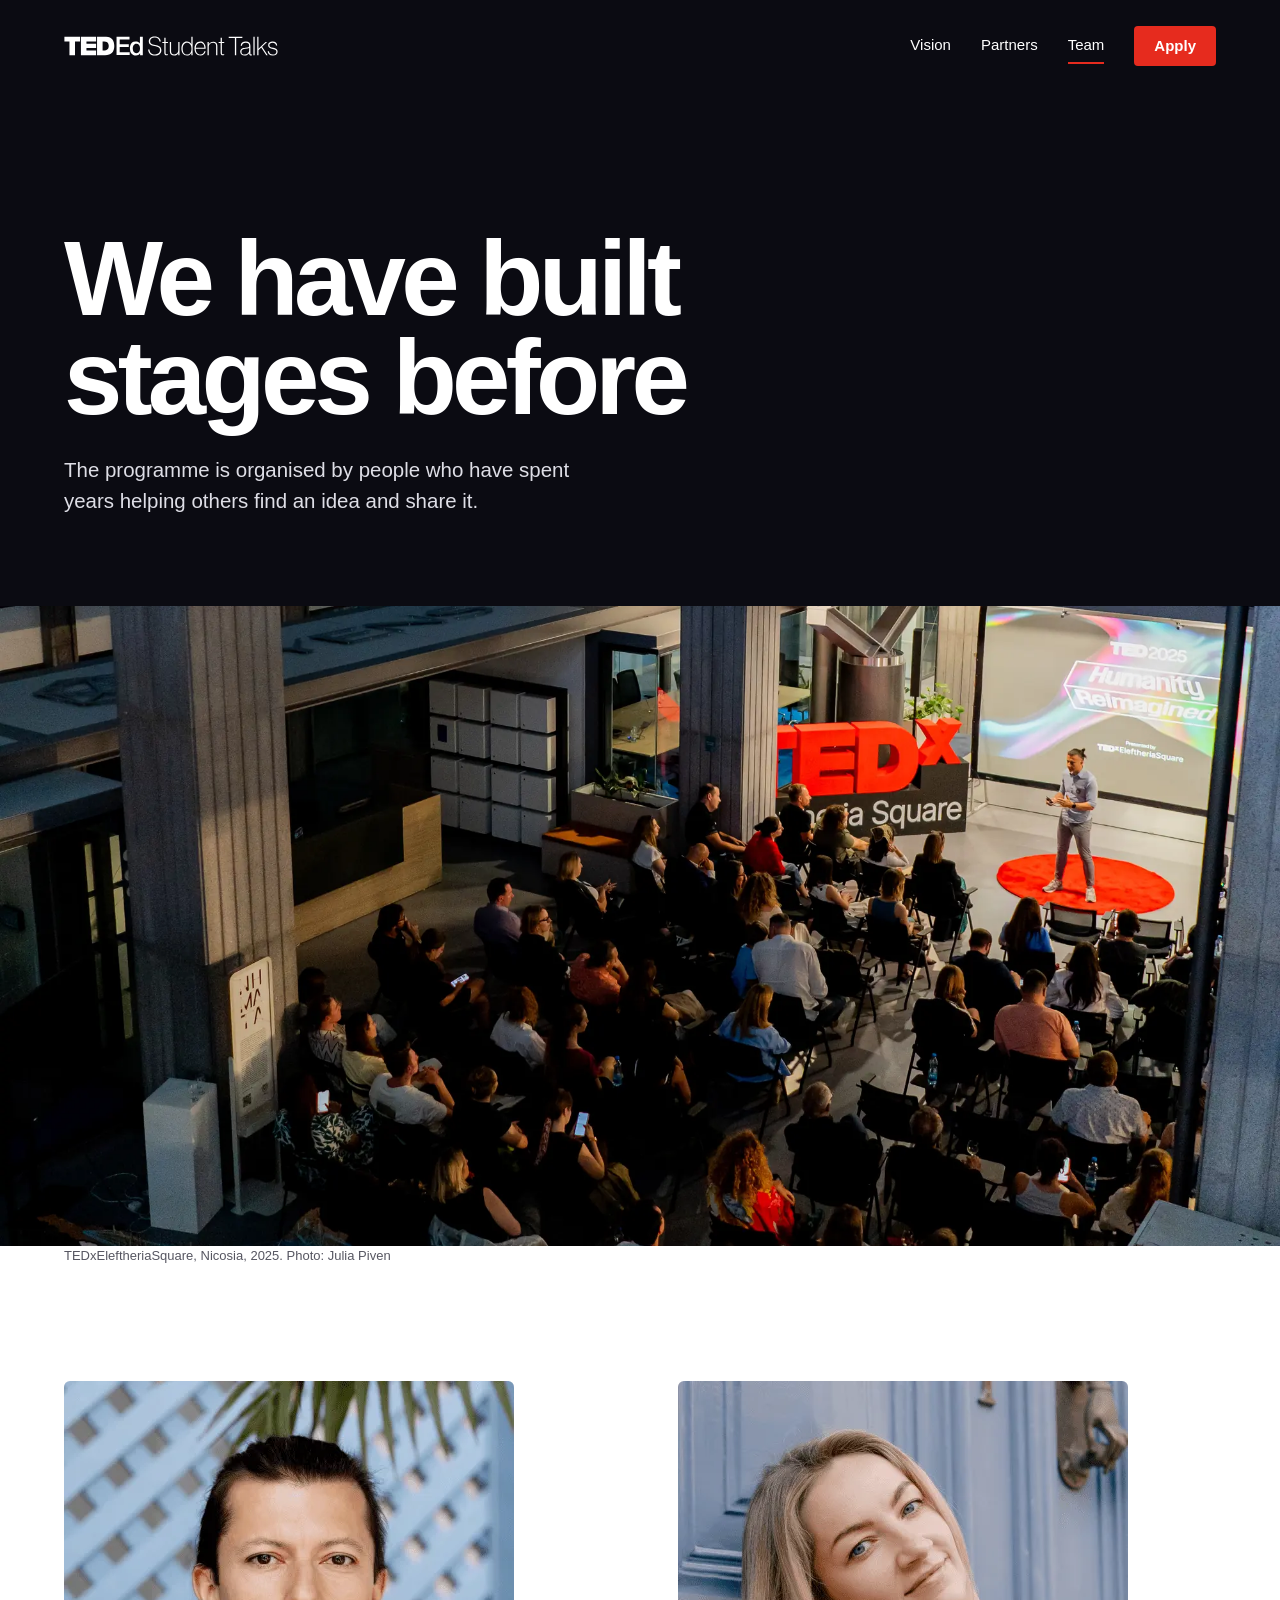
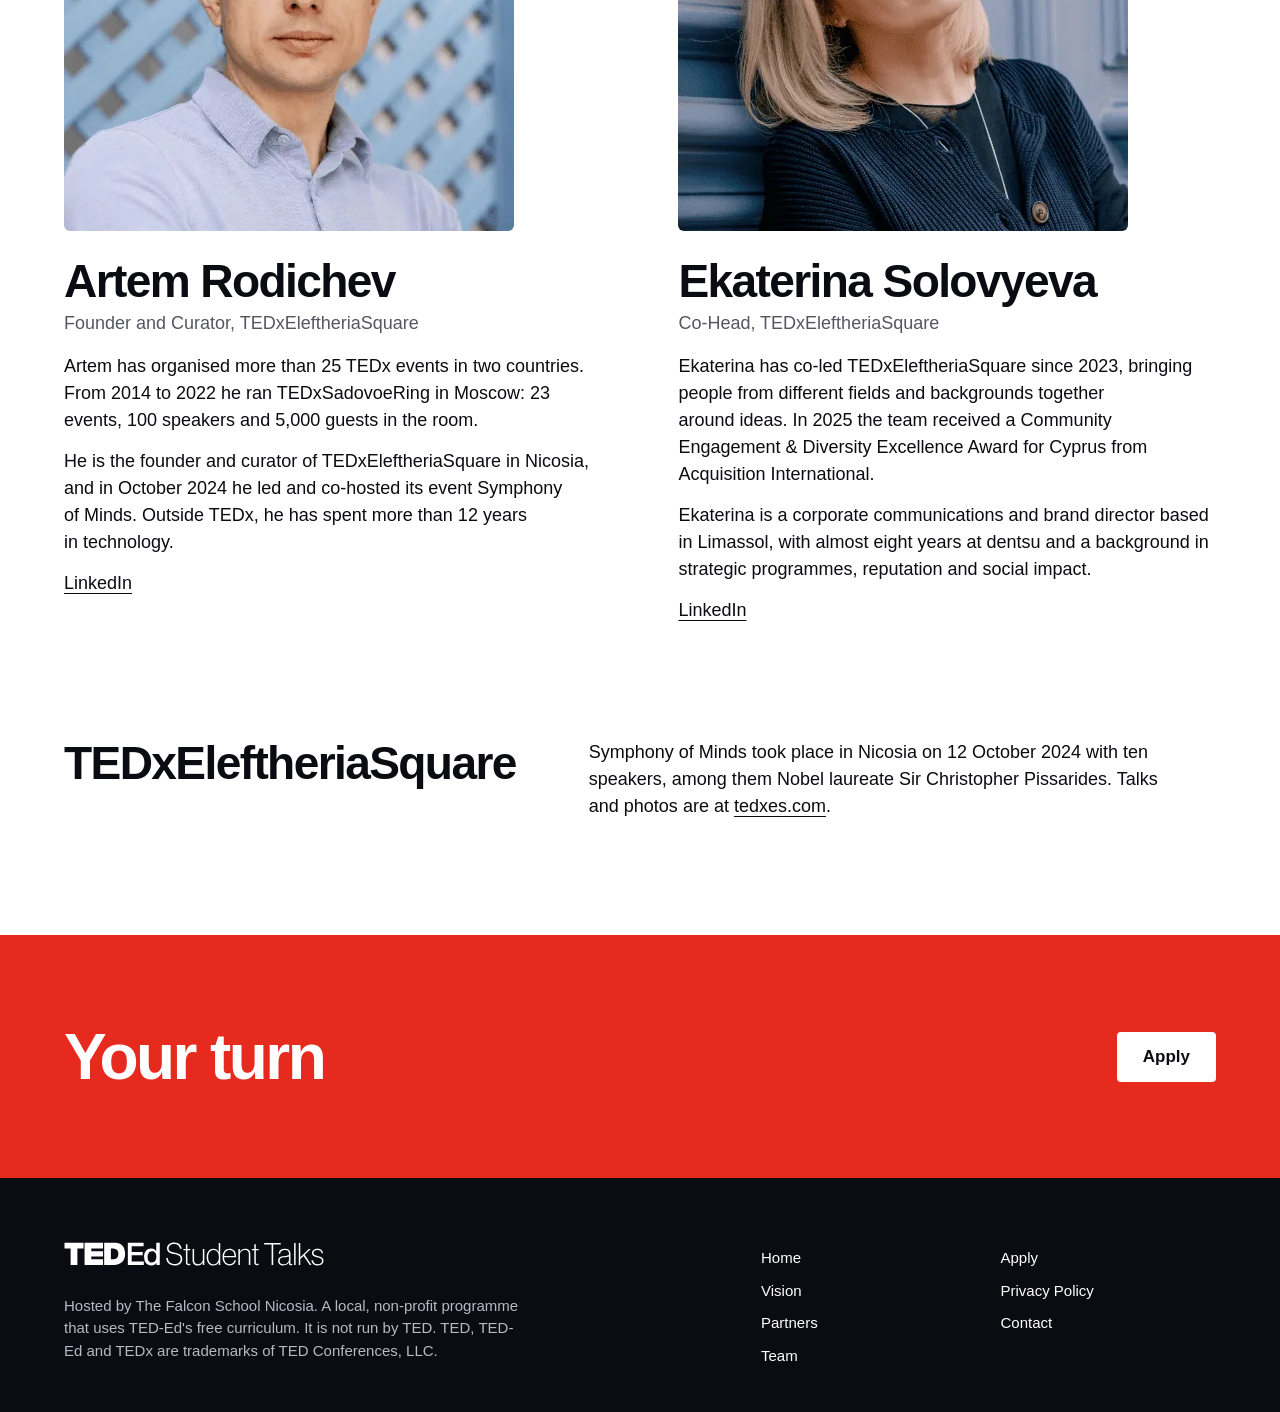
<file: live/team/index.html>
<!doctype html>
<html lang="en"><head><meta charset="utf-8"><meta name="viewport" content="width=device-width,initial-scale=1"><meta name="robots" content="noindex">
<title>Team, TED-Ed Student Talks, Nicosia</title><meta name="description" content="The people behind TED-Ed Student Talks in Nicosia.">
<meta property="og:title" content="Team, TED-Ed Student Talks, Nicosia"><meta property="og:description" content="The people behind TED-Ed Student Talks in Nicosia."><meta property="og:type" content="website"><meta property="og:url" content="https://tedtalks.club/live/team/"><meta property="og:image" content="https://tedtalks.club/assets/og.jpg"><meta name="twitter:card" content="summary_large_image"><meta name="theme-color" content="#0b0b12">
<link rel="icon" href="data:image/svg+xml,%3Csvg xmlns=%27http://www.w3.org/2000/svg%27 viewBox=%270 0 32 32%27%3E%3Ccircle cx=%2716%27 cy=%2716%27 r=%2716%27 fill=%27%23e62b1e%27/%3E%3C/svg%3E"><link rel="stylesheet" href="../style.css"></head><body class="">
<a class="skip" href="#main">Skip to content</a>
<header class="top"><div class="wrap"><a class="brand" href="../"><img src="../../assets/ted-ed-student-talks.svg" alt="TED-Ed Student Talks, home" width="1590" height="146"></a>
<button class="menu" aria-expanded="false" aria-controls="nav">Menu</button>
<nav id="nav" aria-label="Main"><a href="../vision/">Vision</a><a href="../partners/">Partners</a><a href="../team/" aria-current="page">Team</a><a class="btn" href="../apply/">Apply</a></nav></div></header>
<main id="main">
<section class="head"><div class="wrap"><h1>We have built stages before</h1><p>The programme is organised by people who have spent years helping others find an idea and share it.</p></div></section>
<figure class="photo"><img src="../../assets/nicosia-2000.webp" srcset="../../assets/nicosia-1000.webp 1000w, ../../assets/nicosia-2000.webp 2000w" sizes="100vw" alt="A speaker on a red circle in front of an evening audience in Nicosia" width="2000" height="1330"><figcaption class="wrap">TEDxEleftheriaSquare, Nicosia, 2025. Photo: Julia Piven</figcaption></figure>
<section class="sec"><div class="wrap people"><article><img src="../../assets/artem.webp" alt="Artem Rodichev" width="450" height="450"><h3 class="h">Artem Rodichev</h3><p class="role">Founder and Curator, TEDxEleftheriaSquare</p>
<p>Artem has organised more than 25 TEDx events in two countries. From 2014 to 2022 he ran TEDxSadovoeRing in Moscow: 23 events, 100 speakers and 5,000 guests in the room.</p>
<p>He is the founder and curator of TEDxEleftheriaSquare in Nicosia, and in October 2024 he led and co-hosted its event Symphony of Minds. Outside TEDx, he has spent more than 12 years in technology.</p>
<p><a href="https://www.linkedin.com/in/artemrodichev/">LinkedIn</a></p></article><article><img src="../../assets/ekaterina.webp" alt="Ekaterina Solovyeva" width="450" height="450"><h3 class="h">Ekaterina Solovyeva</h3><p class="role">Co-Head, TEDxEleftheriaSquare</p>
<p>Ekaterina has co-led TEDxEleftheriaSquare since 2023, bringing people from different fields and backgrounds together around ideas. In 2025 the team received a Community Engagement &amp; Diversity Excellence Award for Cyprus from Acquisition International.</p>
<p>Ekaterina is a corporate communications and brand director based in Limassol, with almost eight years at dentsu and a background in strategic programmes, reputation and social impact.</p>
<p><a href="https://www.linkedin.com/in/ekaterina-solovyeva/">LinkedIn</a></p></article></div></section>
<section class="sec"><div class="wrap two"><h2 class="h">TEDxEleftheriaSquare</h2><div class="prose"><p>Symphony of Minds took place in Nicosia on 12 October 2024 with ten speakers, among them Nobel laureate Sir Christopher Pissarides. Talks and photos are at <a href="https://tedxes.com">tedxes.com</a>.</p></div></div></section>
<section class="band"><div class="wrap"><h2>Your turn</h2><a class="btn inv" href="../apply/">Apply</a></div></section></main>
<footer class="end"><div class="wrap"><div><a class="brand" href="../"><img src="../../assets/ted-ed-student-talks.svg" alt="TED-Ed Student Talks, home" width="1590" height="146"></a>
<p class="legal">Hosted by The Falcon School Nicosia. A local, non-profit programme that uses TED-Ed's free curriculum. It is not run by TED. TED, TED-Ed and TEDx are trademarks of TED Conferences, LLC.</p></div>
<ul><li><a href="../">Home</a></li><li><a href="../vision/">Vision</a></li><li><a href="../partners/">Partners</a></li><li><a href="../team/">Team</a></li><li><a href="../apply/">Apply</a></li><li><a href="../privacy/">Privacy Policy</a></li><li><a href="mailto:arodichev@gmail.com">Contact</a></li></ul>
</div></footer>
<script>(function(){var b=document.querySelector(".menu"),h=document.documentElement;function set(o){h.classList.toggle("open",o);b.setAttribute("aria-expanded",o);b.textContent=o?"Close":"Menu"}b.onclick=function(){set(!h.classList.contains("open"))};addEventListener("keydown",function(e){if(e.key=="Escape"&&h.classList.contains("open")){set(false);b.focus()}})})()</script>
</body></html>
</file>
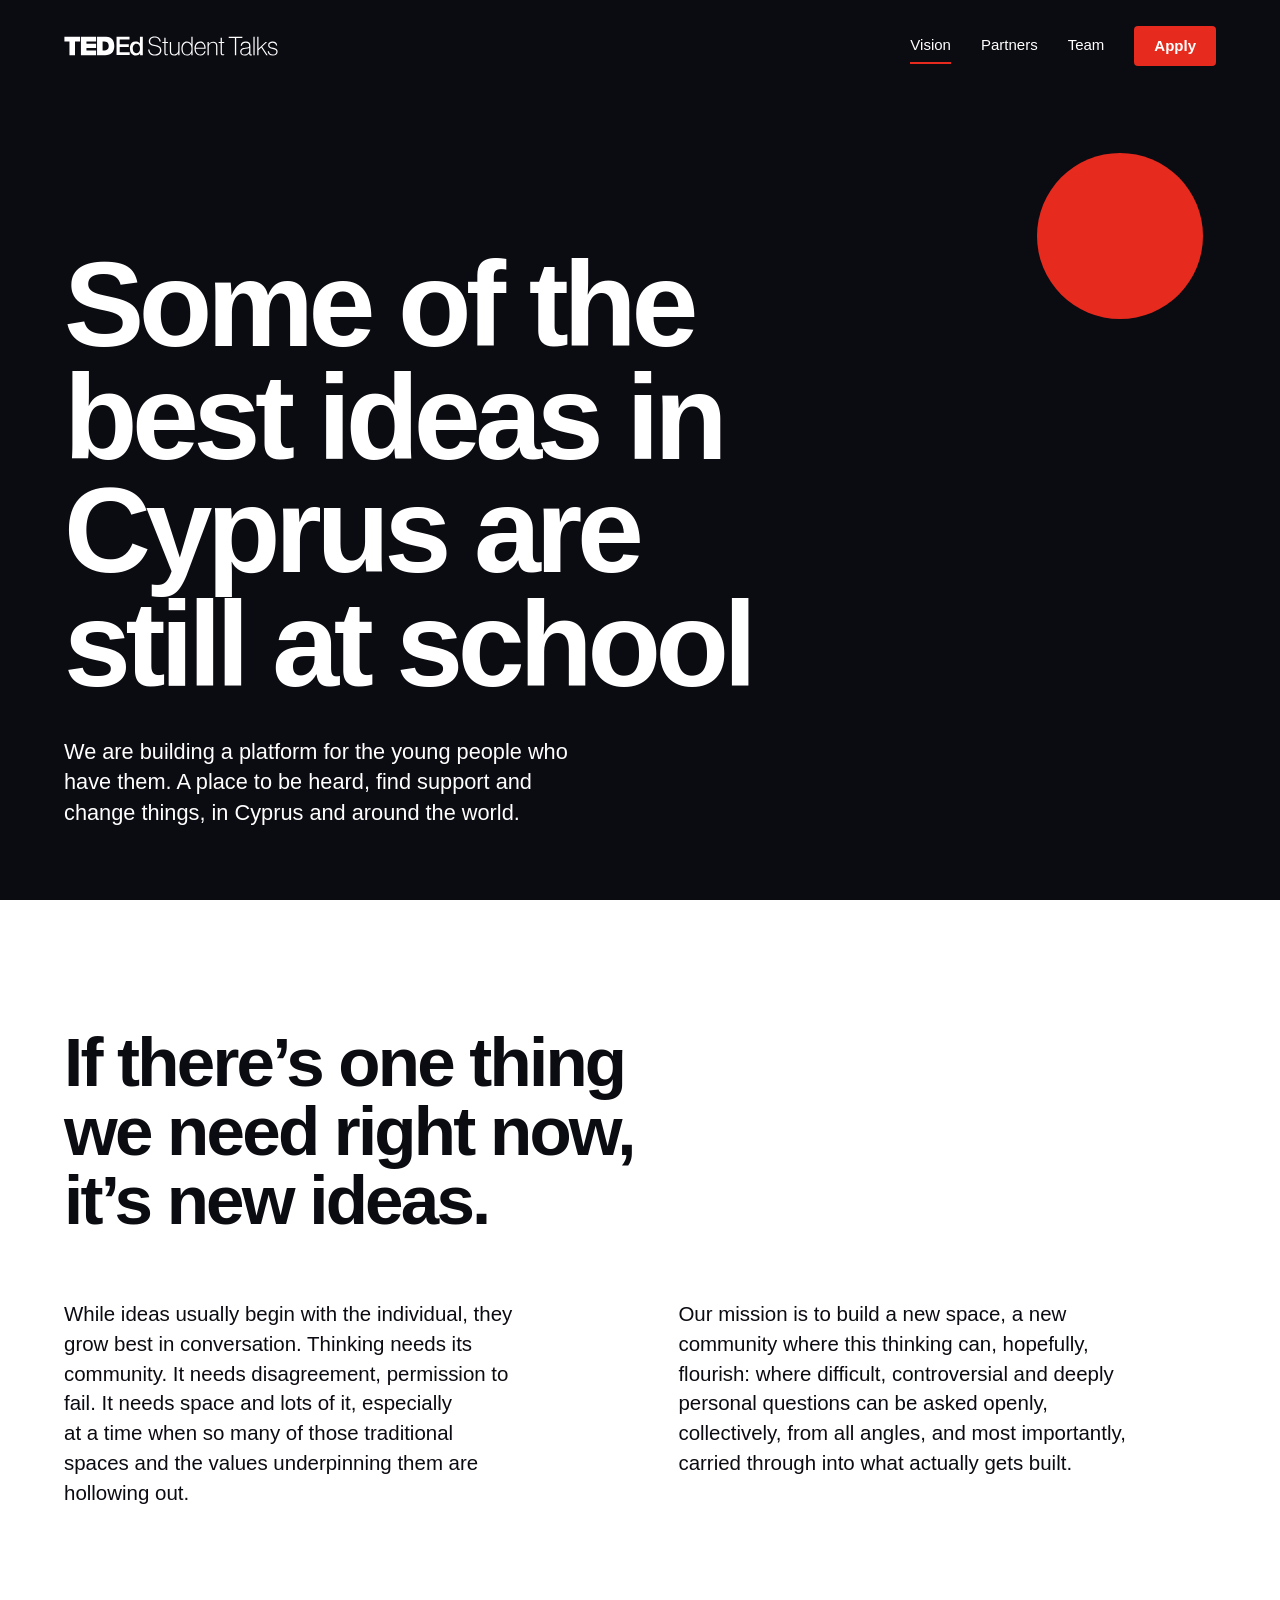
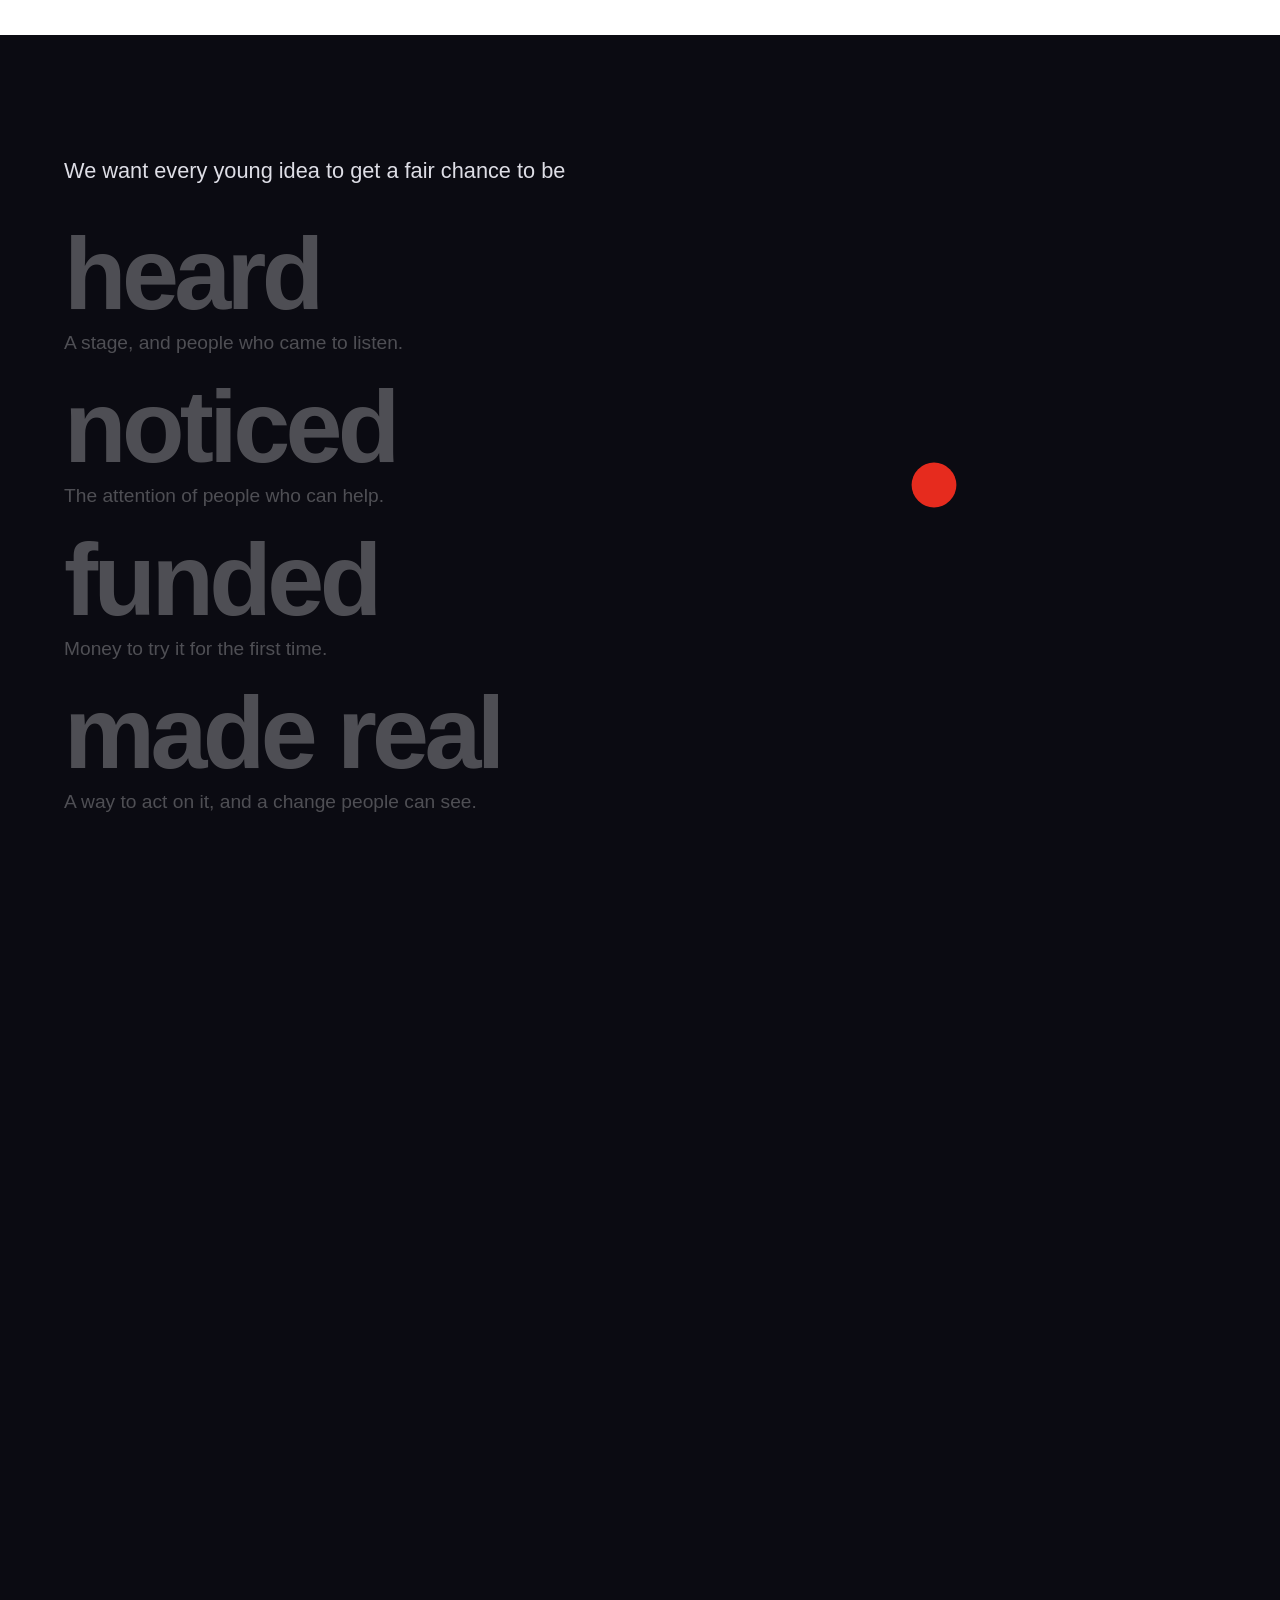
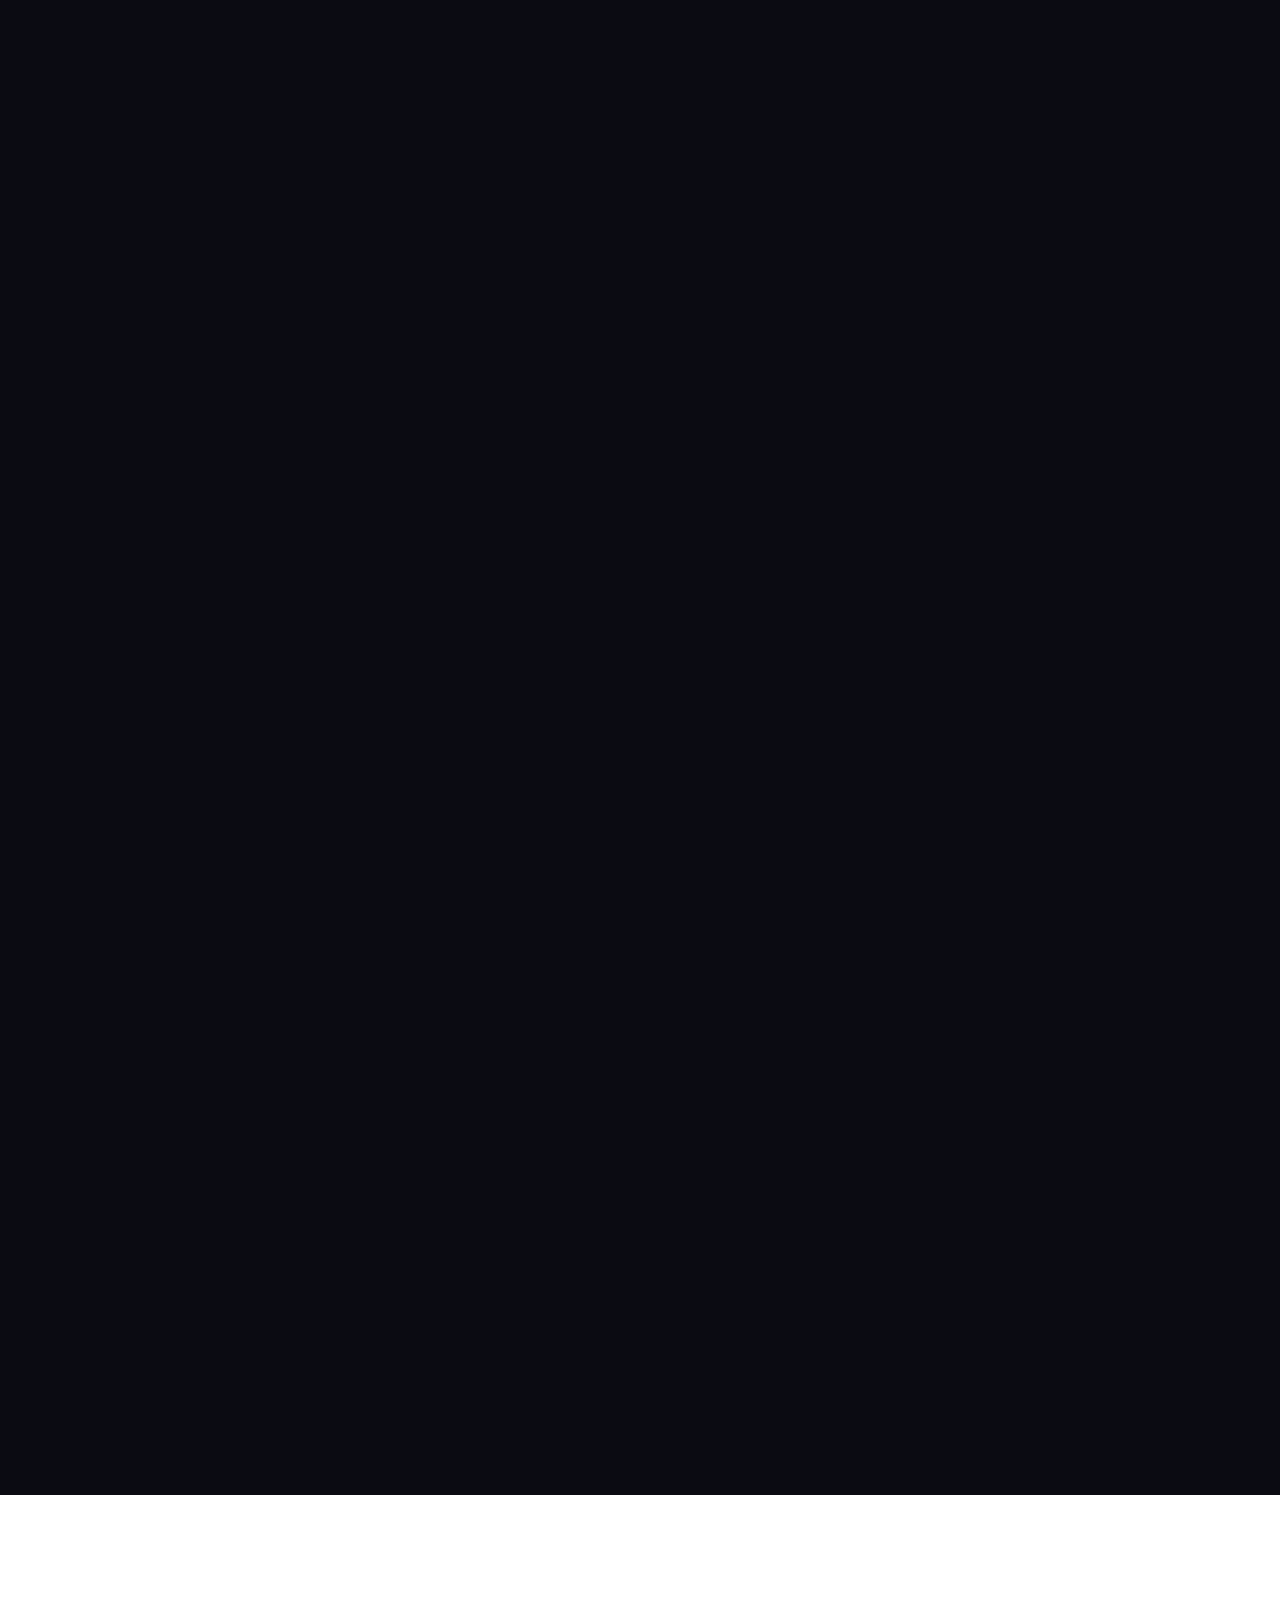
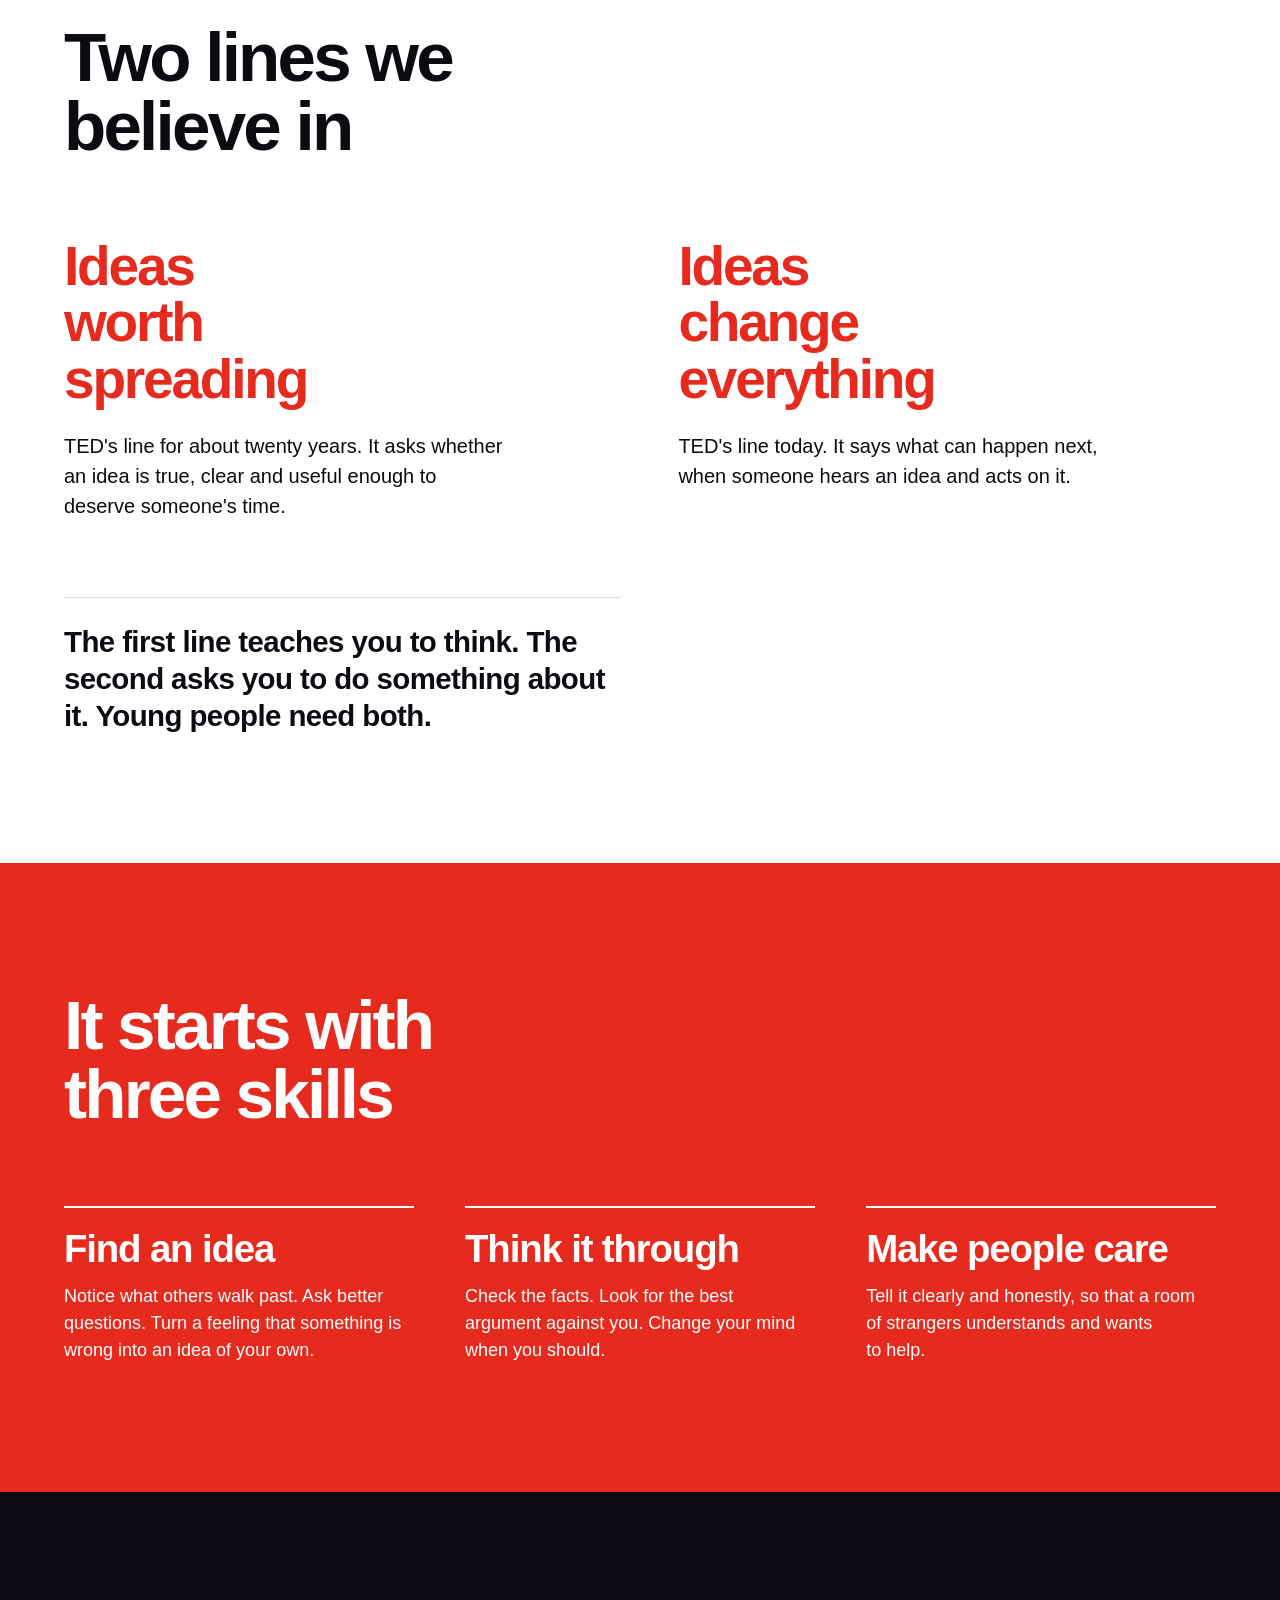
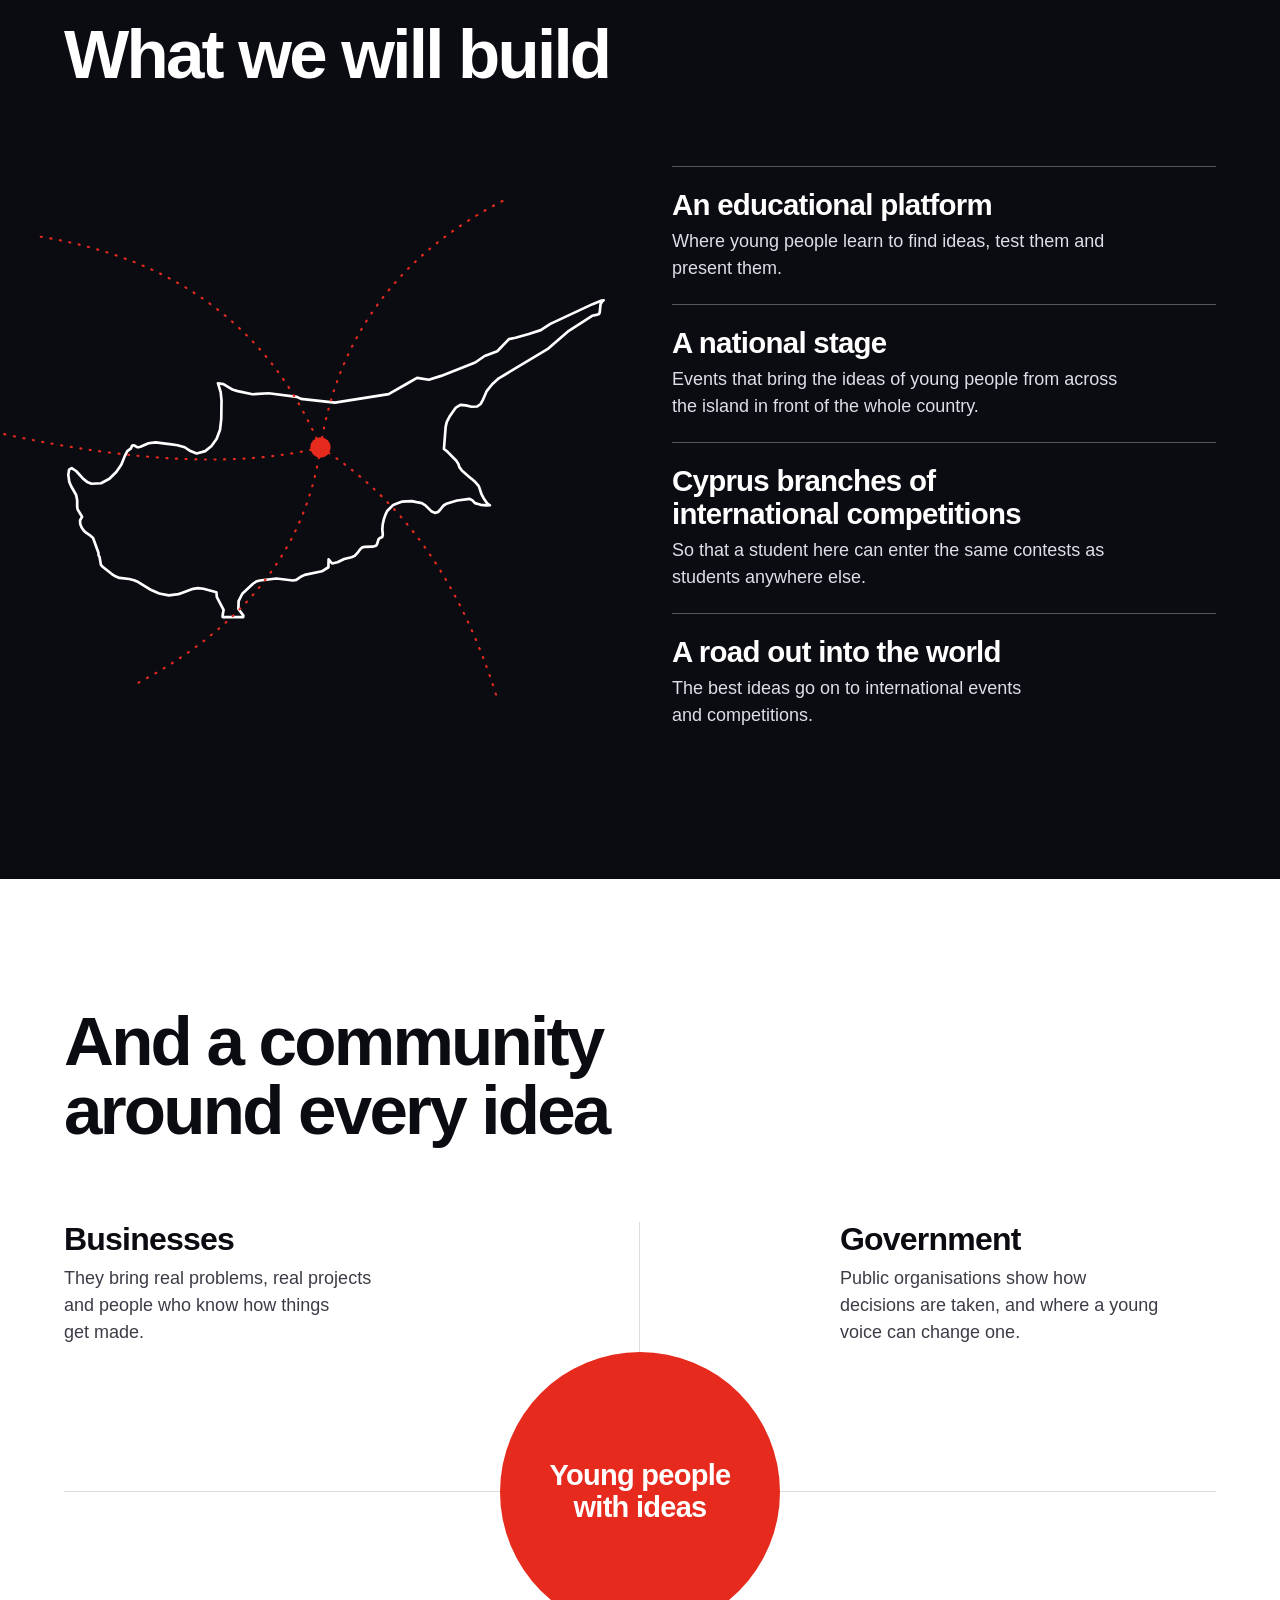
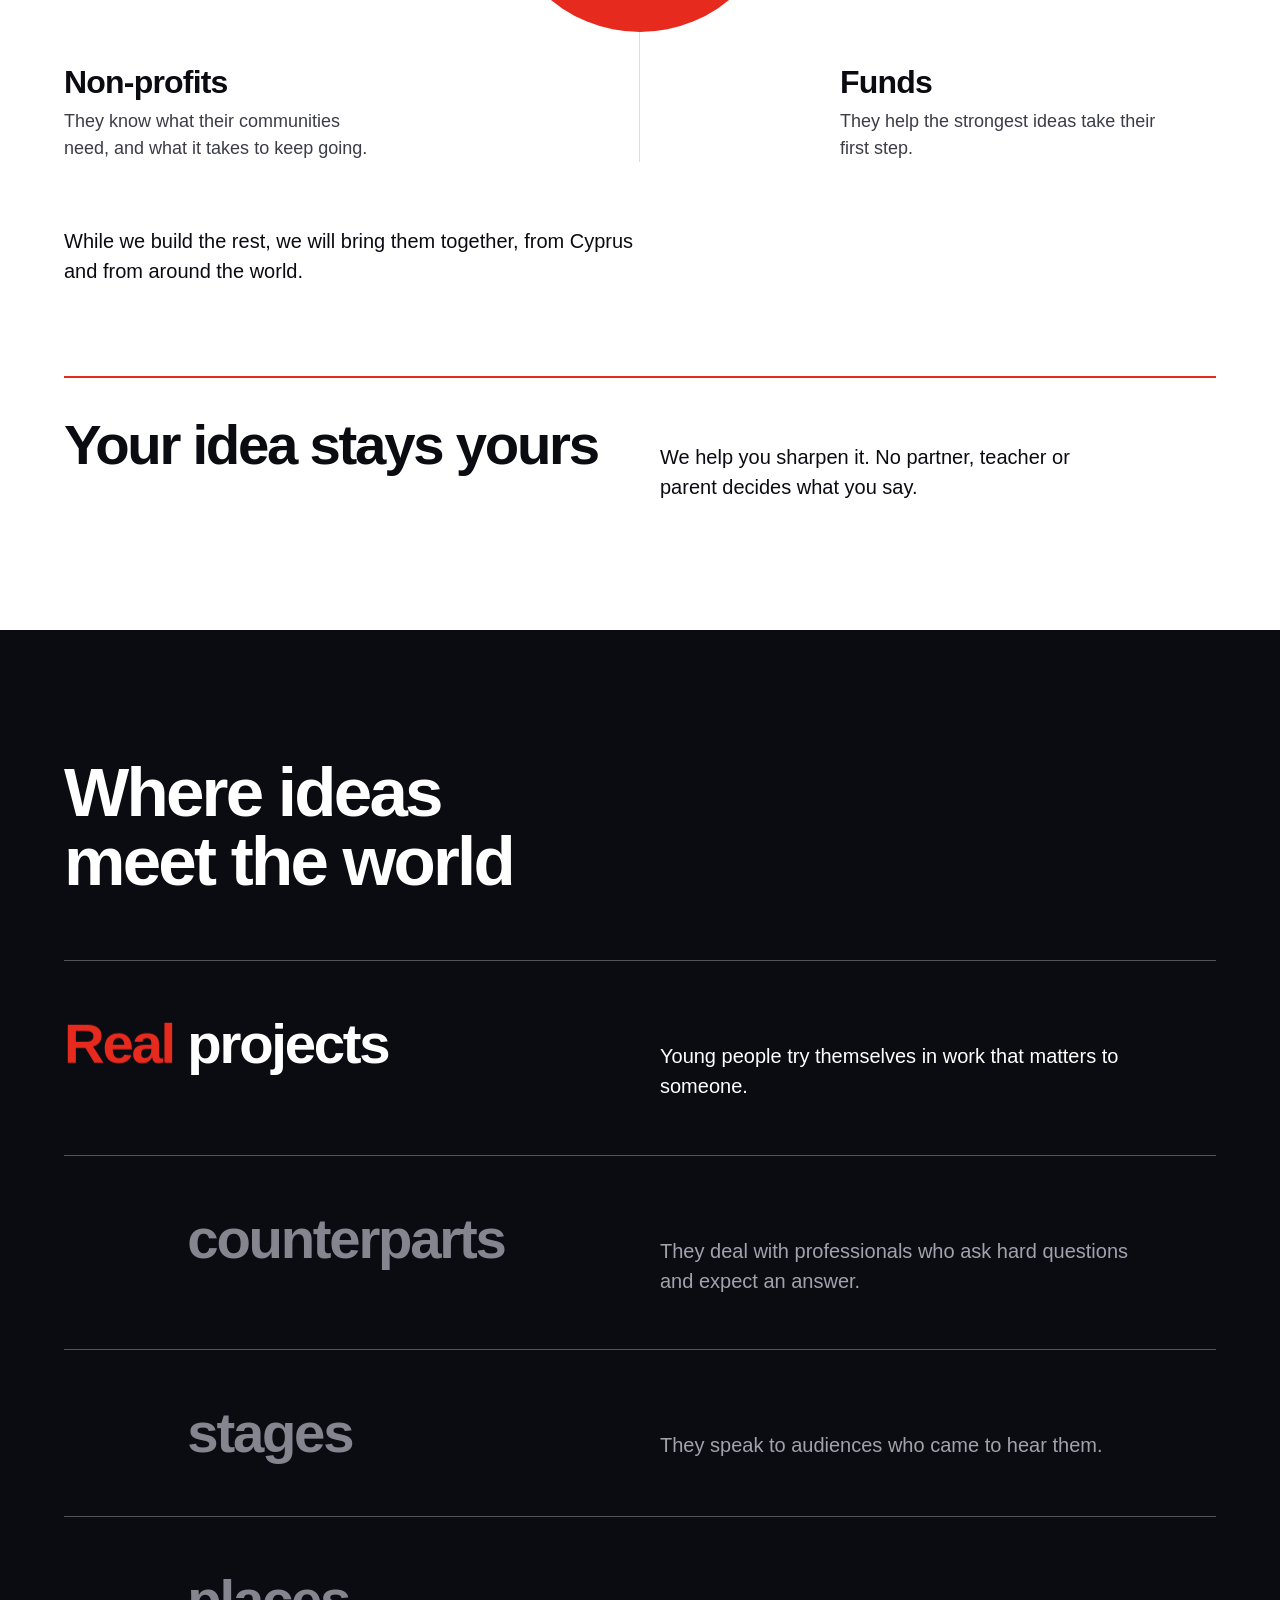
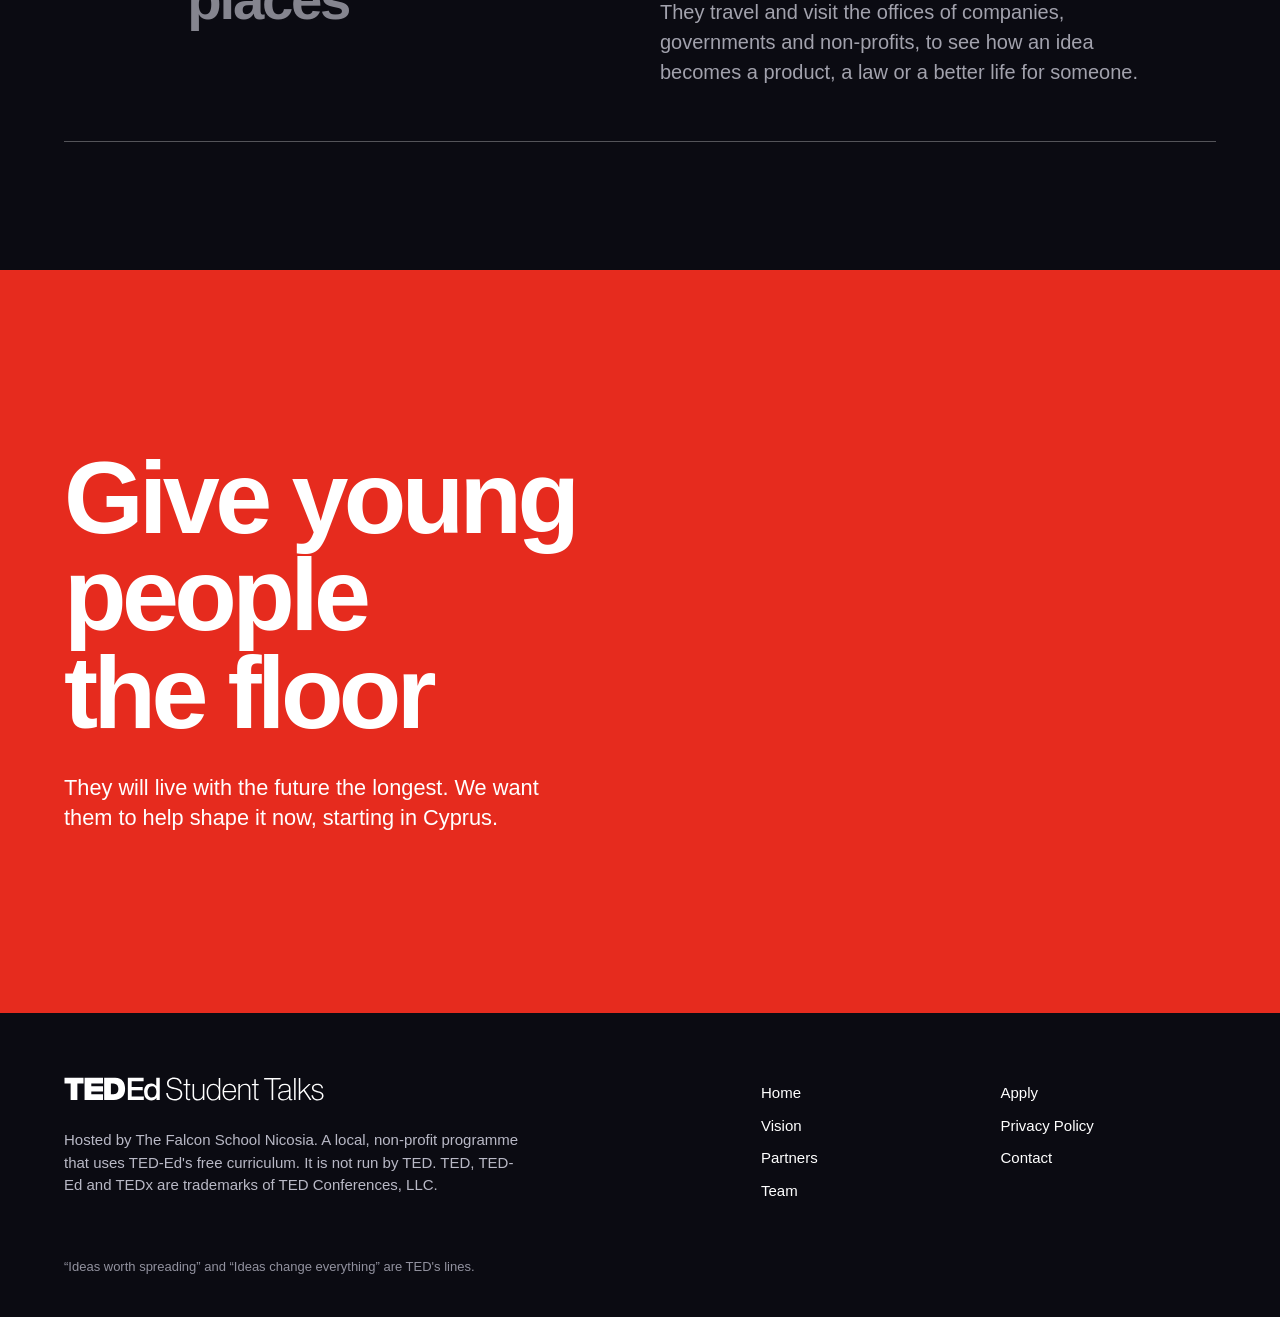
<file: live/vision/index.html>
<!doctype html>
<html lang="en"><head><meta charset="utf-8"><meta name="viewport" content="width=device-width,initial-scale=1"><meta name="robots" content="noindex">
<title>Vision, TED-Ed Student Talks, Nicosia</title><meta name="description" content="We are building a platform where young people in Cyprus make their ideas heard, find support and turn them into change.">
<meta property="og:title" content="Vision, TED-Ed Student Talks, Nicosia"><meta property="og:description" content="We are building a platform where young people in Cyprus make their ideas heard, find support and turn them into change."><meta property="og:type" content="website"><meta property="og:url" content="https://tedtalks.club/live/vision/"><meta property="og:image" content="https://tedtalks.club/assets/og.jpg"><meta name="twitter:card" content="summary_large_image"><meta name="theme-color" content="#0b0b12">
<link rel="icon" href="data:image/svg+xml,%3Csvg xmlns=%27http://www.w3.org/2000/svg%27 viewBox=%270 0 32 32%27%3E%3Ccircle cx=%2716%27 cy=%2716%27 r=%2716%27 fill=%27%23e62b1e%27/%3E%3C/svg%3E"><link rel="stylesheet" href="../style.css"><style>:root{--soft:#dedee6}:where(#main) :where(ul,ol,dl,dd,blockquote){margin:0;padding:0}:where(#main) :where(ul,ol){list-style:none}
.v-wrap{max-width:calc(1280px + 2*var(--pad));margin:0 auto;padding:0 var(--pad)}
.v-big{font-size:clamp(36px,5.4vw,80px);line-height:1;letter-spacing:-.04em;max-width:17ch}
.v-sec{padding:clamp(84px,10vw,150px) 0}.v-dark{background:var(--ink);color:#fff}

/* Opening */
.v-open{position:relative;overflow:hidden;min-height:100vh;min-height:100svh;display:flex;align-items:flex-end;background:var(--ink);color:#fff}
.v-open .v-wrap{position:relative;width:100%;padding-top:120px;padding-bottom:clamp(44px,8vh,90px)}
.v-open h1{font-size:clamp(46px,9.4vw,150px);line-height:.94;letter-spacing:-.045em;max-width:10.5ch}
.v-open p{margin-top:clamp(28px,4vh,44px);max-width:44ch;font-size:clamp(19px,1.7vw,24px);line-height:1.4}
.v-open i{position:absolute;right:calc(var(--pad) * 1.2);top:17vh;width:clamp(64px,13vw,210px);aspect-ratio:1;border-radius:50%;background:var(--red);animation:wake 1.5s cubic-bezier(.2,.8,.2,1) .25s both}
@keyframes wake{from{transform:scale(.06)}}

/* Statement */
.v-say{display:grid;grid-template-columns:1fr 1fr;gap:32px clamp(40px,6vw,96px);margin-top:clamp(40px,5vw,76px);font-size:clamp(19px,1.6vw,23px);line-height:1.45}
.v-say p{max-width:40ch}

/* Four words */
.v-way{position:relative;height:340vh;background:var(--ink);color:#fff}
.v-way .v-stick{position:sticky;top:0;height:100vh;height:100svh;display:flex;align-items:center;overflow:hidden}
.v-way .v-wrap{position:relative;width:100%}
.v-way .v-lead{font-size:clamp(19px,1.7vw,24px);color:var(--soft);margin-bottom:clamp(24px,4vh,48px)}
.v-way li{transition:opacity .35s}.v-way li+li{margin-top:clamp(12px,2.2vh,24px)}
.v-way li b{display:block;font-size:clamp(42px,min(8vw,11.5vh),124px);line-height:1;letter-spacing:-.045em}
.v-way li span{display:block;text-wrap:balance;margin-top:4px;font-size:clamp(17px,1.5vw,21px);line-height:1.4}
.v-way.v-run li{opacity:.28}.v-way.v-run li.v-on{opacity:1}
.v-way svg{position:absolute;right:calc(var(--pad) * .4);top:50%;width:min(50vw,88vh);height:auto;transform:translateY(-50%);pointer-events:none}
.v-way circle{fill:none;stroke:var(--red);stroke-width:1.5;transform-origin:200px 200px;transition:transform .9s cubic-bezier(.2,.7,.2,1),opacity .9s;opacity:.55}
.v-way circle.v-dot{fill:var(--red);stroke:none;opacity:1}
.v-way.v-run circle.v-ring{transform:scale(.06);opacity:0}.v-way.v-run circle.v-ring.v-on{transform:none;opacity:.55}

/* Two lines */
.v-lines{display:grid;grid-template-columns:1fr 1fr;gap:56px clamp(40px,6vw,96px);margin-top:clamp(48px,6vw,90px)}
.v-lines blockquote{font-size:clamp(34px,4.3vw,64px);font-weight:700;letter-spacing:-.04em;line-height:1.02;color:var(--red);max-width:9ch}
.v-lines p{margin-top:24px;max-width:40ch;font-size:20px}
.v-lines+p{margin-top:clamp(48px,6vw,84px);padding-top:26px;border-top:1px solid var(--line);font-size:clamp(22px,2.3vw,32px);font-weight:700;letter-spacing:-.02em;line-height:1.25;max-width:34ch}

/* Skills */
.v-red{background:var(--red);color:#fff}
.v-three{display:grid;grid-template-columns:repeat(3,1fr);gap:0 clamp(28px,4vw,64px);margin-top:clamp(48px,6vw,90px)}
.v-three li{border-top:2px solid #fff;padding-top:20px}
.v-three h3{font-size:clamp(28px,3vw,42px);letter-spacing:-.03em;line-height:1.08;margin-bottom:14px}
.v-three p{max-width:34ch}

/* Map */
.v-map{overflow:hidden}
.v-map .v-grid{display:grid;grid-template-columns:minmax(0,6fr) minmax(0,6fr);gap:56px clamp(40px,5vw,80px);align-items:center;margin-top:clamp(48px,6vw,90px)}
.v-map svg{width:100%;height:auto;overflow:visible}
.v-map .v-arc{fill:none;stroke:var(--red);stroke-width:4;stroke-linecap:round;stroke-dasharray:2 16;animation:go 1.6s linear infinite}
@keyframes go{to{stroke-dashoffset:-72}}
.v-map li{border-top:1px solid rgba(255,255,255,.3);padding:22px 0}
.v-map li h3{font-size:clamp(24px,2.3vw,32px);letter-spacing:-.025em;line-height:1.12;margin-bottom:6px}
.v-map li p{color:var(--soft);max-width:46ch}

/* Community */
.v-ring4{position:relative;display:grid;grid-template-columns:1fr 1fr;margin-top:clamp(48px,6vw,90px)}
.v-ring4 li{padding:clamp(32px,3.4vw,52px);min-height:270px}
.v-ring4 li:nth-child(odd){padding-left:0;padding-right:200px;border-right:1px solid var(--line)}
.v-ring4 li:nth-child(even){padding-right:0;padding-left:200px}
.v-ring4 li:nth-child(-n+2){border-bottom:1px solid var(--line);padding-top:0}
.v-ring4 li:nth-child(n+3){display:flex;flex-direction:column;justify-content:flex-end;padding-bottom:0}
.v-ring4 h3{font-size:clamp(24px,2.5vw,34px);letter-spacing:-.025em;line-height:1.1;margin-bottom:8px}
.v-ring4 p{color:#3c3c47;max-width:32ch}
.v-core{position:absolute;left:50%;top:50%;width:280px;height:280px;margin:-140px 0 0 -140px;border-radius:50%;background:var(--red);color:#fff;display:grid;place-items:center;text-align:center;font-size:29px;font-weight:700;letter-spacing:-.025em;line-height:1.1;padding:28px}
.v-after{margin-top:clamp(40px,5vw,72px);font-size:20px;max-width:52ch}

/* Promise */
.v-yours{display:grid;grid-template-columns:minmax(0,6fr) minmax(0,6fr);gap:12px 40px;align-items:baseline;margin-top:clamp(56px,7vw,110px);padding-top:clamp(28px,3vw,44px);border-top:2px solid var(--red)}
.v-yours h2{font-size:clamp(32px,4.4vw,66px);letter-spacing:-.04em;line-height:1.04}
.v-yours p{font-size:20px;max-width:40ch}

/* Real */
.v-real dl{position:relative;margin-top:clamp(44px,5vw,80px);border-bottom:1px solid rgba(255,255,255,.3)}
.v-real dl>div{display:grid;grid-template-columns:minmax(0,6fr) minmax(0,6fr);gap:10px 40px;align-items:baseline;border-top:1px solid rgba(255,255,255,.3);padding:clamp(30px,4.2vw,62px) 0}
.v-real dt{font-size:clamp(32px,4.4vw,66px);font-weight:700;letter-spacing:-.04em;line-height:1.04}
.v-real dd{font-size:20px;color:var(--soft);max-width:44ch}
.v-real .v-r,.v-real .v-go{color:var(--red)}.v-real .v-r{display:inline-block}
.v-real .v-run .v-r{opacity:0}.v-real .v-run dt,.v-real .v-run dd{transition:color .45s}.v-real .v-run dt{color:#85858f}.v-real .v-run dd{color:#a2a2ad}
.v-real .v-run .v-on dt{color:#fff}.v-real .v-run .v-on dd{color:#fff}
.v-real .v-go{position:absolute;left:0;top:0;font-size:clamp(32px,4.4vw,66px);font-weight:700;letter-spacing:-.04em;line-height:1.04;pointer-events:none;will-change:transform;transition:transform .6s cubic-bezier(.65,0,.15,1)}

.v-last{padding:clamp(100px,14vw,210px) 0}
.v-last h2{font-size:clamp(44px,8vw,128px);line-height:.95;letter-spacing:-.045em;max-width:12ch}
.v-last p{margin-top:32px;max-width:42ch;font-size:clamp(19px,1.7vw,24px);line-height:1.4}

@media(max-width:860px){
 body{font-size:17px}
 .v-open i{top:13vh;right:var(--pad)}
 .v-way li b{font-size:clamp(38px,min(12.5vw,8.5vh),84px)}
 .v-way svg{right:-62vw;width:124vw;opacity:.4}
 .v-way{height:300vh}.v-map .v-grid{margin-top:96px}.v-map svg{width:88%}
 .v-yours,.v-say,.v-lines,.v-three,.v-map .v-grid,.v-real dl>div{grid-template-columns:minmax(0,1fr)}.v-three{gap:40px}
 .v-real dt,.v-real .v-go{font-size:min(10vw,48px)}
 .v-ring4{grid-template-columns:1fr}.v-core{order:-1;position:static;margin:0 0 28px;width:210px;height:210px;font-size:23px}
 .v-ring4 li,.v-ring4 li:nth-child(n){padding:22px 0;min-height:0;border:0;border-top:1px solid var(--line);display:block}
}
@media(prefers-reduced-motion:reduce){.v-open i,.v-map .v-arc{animation:none}.v-real .v-go{transition:none}}

@media(max-width:860px){.v-open i{top:max(13vh,104px)}}</style></head><body class="">
<a class="skip" href="#main">Skip to content</a>
<header class="top"><div class="wrap"><a class="brand" href="../"><img src="../../assets/ted-ed-student-talks.svg" alt="TED-Ed Student Talks, home" width="1590" height="146"></a>
<button class="menu" aria-expanded="false" aria-controls="nav">Menu</button>
<nav id="nav" aria-label="Main"><a href="../vision/" aria-current="page">Vision</a><a href="../partners/">Partners</a><a href="../team/">Team</a><a class="btn" href="../apply/">Apply</a></nav></div></header>
<main id="main">
<section class="v-open"><i aria-hidden="true"></i><div class="v-wrap"><h1>Some of the best ideas in Cyprus are still at school</h1><p>We are building a platform for the young people who have them. A place to be heard, find support and change things, in Cyprus and around the world.</p></div></section>

<section class="v-sec v-stmt"><div class="v-wrap"><h2 class="v-big">If there’s one thing we need right now, it’s new ideas.</h2><div class="v-say"><p>While ideas usually begin with the individual, they grow best in conversation. Thinking needs its community. It needs disagreement, permission to fail. It needs space and lots of it, especially at a time when so many of those traditional spaces and the values underpinning them are hollowing out.</p><p>Our mission is to build a new space, a new community where this thinking can, hopefully, flourish: where difficult, controversial and deeply personal questions can be asked openly, collectively, from all angles, and most importantly, carried through into what actually gets built.</p></div></div></section>

<section class="v-way" id="way"><div class="v-stick"><svg viewBox="0 0 400 400" aria-hidden="true"><circle class="v-ring" cx="200" cy="200" r="60"/><circle class="v-ring" cx="200" cy="200" r="104"/><circle class="v-ring" cx="200" cy="200" r="150"/><circle class="v-ring" cx="200" cy="200" r="197"/><circle class="v-dot" cx="200" cy="200" r="14"/></svg>
<div class="v-wrap"><p class="v-lead">We want every young idea to get a fair chance to be</p>
<ol><li><b>heard</b><span>A stage, and people who came to listen.</span></li>
<li><b>noticed</b><span>The attention of people who can help.</span></li>
<li><b>funded</b><span>Money to try it for the first time.</span></li>
<li><b>made real</b><span>A way to act on it, and a change people can see.</span></li></ol></div></div></section>

<section class="v-sec"><div class="v-wrap"><h2 class="v-big">Two lines we believe in</h2>
<div class="v-lines"><div><blockquote>Ideas worth spreading</blockquote><p>TED's line for about twenty years. It asks whether an idea is true, clear and useful enough to deserve someone's time.</p></div>
<div><blockquote>Ideas change everything</blockquote><p>TED's line today. It says what can happen next, when someone hears an idea and acts on it.</p></div></div>
<p>The first line teaches you to think. The second asks you to do something about it. Young people need both.</p></div></section>

<section class="v-sec v-red"><div class="v-wrap"><h2 class="v-big">It starts with three skills</h2>
<ol class="v-three"><li><h3>Find an idea</h3><p>Notice what others walk past. Ask better questions. Turn a feeling that something is wrong into an idea of your own.</p></li>
<li><h3>Think it through</h3><p>Check the facts. Look for the best argument against you. Change your mind when you should.</p></li>
<li><h3>Make people care</h3><p>Tell it clearly and honestly, so that a room of strangers understands and wants to help.</p></li></ol></div></section>

<section class="v-sec v-dark v-map"><div class="v-wrap"><h2 class="v-big">What we will build</h2>
<div class="v-grid"><svg viewBox="-8 -8 1016 608" role="img" aria-label="Map of Cyprus with paths leading from Nicosia out to the world"><path d="M979.2 7.2L993.9 1.2L1000.0 0.0L997.7 1.7L996.2 3.7L995.2 5.7L994.1 7.2L992.6 22.0L991.5 25.5L988.3 26.7L978.4 28.8L976.2 30.5L934.9 57.0L896.5 90.2L804.0 145.8L791.7 156.8L781.5 169.6L774.1 186.6L770.1 193.7L763.6 198.4L753.2 198.9L742.5 196.3L732.3 195.2L723.9 200.4L711.8 217.7L706.8 227.5L704.8 236.5L701.6 277.8L707.5 282.1L724.7 299.8L728.3 305.1L730.4 311.7L735.5 318.4L750.0 330.8L754.2 334.4L760.2 339.6L766.7 347.0L771.5 361.4L776.3 370.7L782.2 379.2L787.4 382.8L781.4 383.2L770.3 382.0L759.6 378.9L754.8 373.6L749.7 370.9L726.3 373.9L706.0 380.1L701.6 382.8L698.1 386.5L694.6 391.2L690.6 395.4L685.4 397.1L678.9 394.7L667.0 383.0L660.3 378.9L650.7 377.0L650.3 376.9L641.5 375.1L622.9 376.1L616.1 378.7L606.9 382.2L595.6 393.5L592.4 400.3L589.5 408.8L587.3 418.3L586.5 427.7L587.4 437.8L586.4 442.1L582.3 443.9L579.6 445.9L576.7 455.3L574.8 458.3L568.1 460.2L553.8 460.4L548.3 461.9L544.5 465.8L540.1 471.9L534.9 477.4L529.0 479.9L515.3 483.3L502.8 489.4L492.7 491.6L486.2 483.8L485.8 498.6L473.6 506.2L441.6 512.9L435.1 515.9L431.2 518.6L425.9 522.2L419.6 523.4L388.6 519.7L357.7 523.4L351.0 525.2L344.9 529.4L325.0 548.1L320.5 557.0L318.1 562.0L317.7 576.5L326.8 588.4L326.8 591.7L288.3 591.7L288.3 588.4L290.0 578.4L277.5 554.3L276.6 545.2L252.4 538.7L242.4 537.7L233.2 538.9L210.7 547.1L205.7 548.8L187.7 551.2L169.8 547.6L152.7 540.1L130.7 526.2L122.8 522.8L113.8 520.6L95.5 518.6L87.9 515.5L80.7 510.9L63.5 497.2L61.0 494.3L58.3 479.0L56.6 476.6L56.3 471.6L46.3 443.9L41.4 439.7L32.3 433.6L28.4 429.5L24.9 424.2L22.3 417.9L22.0 411.1L25.7 404.3L17.4 390.6L16.6 385.1L16.6 373.6L14.7 363.7L5.4 347.4L1.9 339.3L0.0 326.1L1.5 316.5L6.4 313.3L15.1 319.3L28.0 333.5L35.2 339.2L43.3 342.6L61.2 341.8L76.8 333.4L89.6 320.7L99.2 306.9L105.6 290.6L110.2 281.7L117.1 276.7L117.9 274.3L119.1 271.8L121.6 270.7L123.7 271.3L127.0 273.5L127.7 274.0L130.5 274.6L134.9 273.6L142.3 270.4L149.8 267.1L159.0 265.9L163.2 265.4L167.2 265.9L180.9 267.7L189.5 268.8L204.1 270.7L217.4 274.5L228.2 281.7L239.8 286.2L255.7 281.8L267.5 272.2L277.1 258.7L283.4 241.7L285.7 221.9L286.2 187.1L284.6 171.5L279.5 154.9L289.8 156.7L307.5 167.2L316.4 169.6L343.9 175.5L374.2 173.7L426.9 180.4L434.7 184.1L498.0 191.2L598.3 175.2L633.9 154.9L651.4 145.0L673.4 148.5L696.4 141.2L760.0 116.2L777.6 104.1L801.2 95.1L823.0 72.6L835.3 69.9L860.1 63.0L882.4 55.7L900.4 44.1Z" fill="none" stroke="#fff" stroke-width="5" stroke-linejoin="round"/>
<path class="v-arc" d="M471 275Q330 -60 -60 -120"/><path class="v-arc" d="M471 275Q520 -40 820 -190"/><path class="v-arc" d="M471 275Q250 330 -120 250"/><path class="v-arc" d="M471 275Q430 560 120 720"/><path class="v-arc" d="M471 275Q700 420 800 740"/><circle cx="471" cy="275" r="19" fill="#e62b1e"/></svg>
<ol><li><h3>An educational platform</h3><p>Where young people learn to find ideas, test them and present them.</p></li>
<li><h3>A national stage</h3><p>Events that bring the ideas of young people from across the island in front of the whole country.</p></li>
<li><h3>Cyprus branches of international competitions</h3><p>So that a student here can enter the same contests as students anywhere else.</p></li>
<li><h3>A road out into the world</h3><p>The best ideas go on to international events and competitions.</p></li></ol></div></div></section>

<section class="v-sec"><div class="v-wrap"><h2 class="v-big">And a community around every idea</h2>
<div class="v-ring4"><ul style="display:contents"><li><h3>Businesses</h3><p>They bring real problems, real projects and people who know how things get made.</p></li>
<li><h3>Government</h3><p>Public organisations show how decisions are taken, and where a young voice can change one.</p></li>
<li><h3>Non-profits</h3><p>They know what their communities need, and what it takes to keep going.</p></li>
<li><h3>Funds</h3><p>They help the strongest ideas take their first step.</p></li></ul><div class="v-core">Young people with ideas</div></div>
<p class="v-after">While we build the rest, we will bring them together, from Cyprus and from around the world.</p>
<div class="v-yours"><h2>Your idea stays yours</h2><p>We help you sharpen it. No partner, teacher or parent decides what you say.</p></div></div></section>

<section class="v-sec v-dark v-real"><div class="v-wrap"><h2 class="v-big">Where ideas meet the world</h2>
<dl id="real"><div><dt><span class="v-r">Real</span> projects</dt><dd>Young people try themselves in work that matters to someone.</dd></div>
<div><dt><span class="v-r">Real</span> counterparts</dt><dd>They deal with professionals who ask hard questions and expect an answer.</dd></div>
<div><dt><span class="v-r">Real</span> stages</dt><dd>They speak to audiences who came to hear them.</dd></div>
<div><dt><span class="v-r">Real</span> places</dt><dd>They travel and visit the offices of companies, governments and non-profits, to see how an idea becomes a product, a law or a better life for someone.</dd></div></dl></div></section>

<section class="v-last v-red"><div class="v-wrap"><h2>Give young people the floor</h2><p>They will live with the future the longest. We want them to help shape it now, starting in Cyprus.</p></div></section>
</main>
<footer class="end"><div class="wrap"><div><a class="brand" href="../"><img src="../../assets/ted-ed-student-talks.svg" alt="TED-Ed Student Talks, home" width="1590" height="146"></a>
<p class="legal">Hosted by The Falcon School Nicosia. A local, non-profit programme that uses TED-Ed's free curriculum. It is not run by TED. TED, TED-Ed and TEDx are trademarks of TED Conferences, LLC.</p></div>
<ul><li><a href="../">Home</a></li><li><a href="../vision/">Vision</a></li><li><a href="../partners/">Partners</a></li><li><a href="../team/">Team</a></li><li><a href="../apply/">Apply</a></li><li><a href="../privacy/">Privacy Policy</a></li><li><a href="mailto:arodichev@gmail.com">Contact</a></li></ul>
<p class="credit">&ldquo;Ideas worth spreading&rdquo; and &ldquo;Ideas change everything&rdquo; are TED's lines.</p></div></footer>
<script>(function(){var b=document.querySelector(".menu"),h=document.documentElement;function set(o){h.classList.toggle("open",o);b.setAttribute("aria-expanded",o);b.textContent=o?"Close":"Menu"}b.onclick=function(){set(!h.classList.contains("open"))};addEventListener("keydown",function(e){if(e.key=="Escape"&&h.classList.contains("open")){set(false);b.focus()}})})()</script><script>(function(){var w=document.getElementById("way");if(matchMedia("(prefers-reduced-motion:reduce)").matches){w.style.height="auto";w.querySelector(".v-stick").style.position="relative";return}
w.classList.add("v-run");var L=w.querySelectorAll("li"),C=w.querySelectorAll(".v-ring"),t=false;
function run(){t=false;var r=w.getBoundingClientRect(),p=-r.top/(r.height-innerHeight),n=r.top>innerHeight*.5?-1:Math.min(3,Math.max(0,Math.floor(p*4.4)));
for(var k=0;k<4;k++){L[k].classList.toggle("v-on",k<=n);C[k].classList.toggle("v-on",k<=n)}}
addEventListener("scroll",function(){if(!t){t=true;requestAnimationFrame(run)}},{passive:true});addEventListener("resize",run);run()})()</script><script>(function(){var d=document.getElementById("real"),R=[].slice.call(d.children),S=R.map(function(x){return x.querySelector(".v-r")}),g=document.createElement("span"),t=false,a=-1;
g.className="v-go";g.textContent="Real";g.setAttribute("aria-hidden","true");d.classList.add("v-run");
function put(n,snap){if(n==a&&!snap)return;a=n;var y=S[n].getBoundingClientRect().top-d.getBoundingClientRect().top-g.offsetTop;
if(snap){g.style.transition="none"}g.style.transform="translateY("+y+"px)";if(snap){g.offsetWidth;g.style.transition=""}R.forEach(function(x,k){x.classList.toggle("v-on",k==n)})}
function run(){t=false;var n=0,m=innerHeight*.65;S.forEach(function(x,k){var b=x.getBoundingClientRect();if((b.top+b.bottom)/2<m)n=k});put(n)}
d.appendChild(g);put(0,true);run();addEventListener("scroll",function(){if(!t){t=true;requestAnimationFrame(run)}},{passive:true});
addEventListener("resize",function(){put(Math.max(a,0),true);run()});if(document.fonts)document.fonts.ready.then(function(){put(Math.max(a,0),true)})})()</script>
</body></html>
</file>
<file: launch/style.css>
:root{--red:#e62b1e;--ink:#14141c;--sans:"Helvetica Neue",Helvetica,Arial,sans-serif}
*{box-sizing:border-box}
html{-webkit-text-size-adjust:100%}
body{margin:0;font-family:var(--sans);color:#fff;background:#0b0b12;line-height:1.5}
a{color:inherit;text-underline-offset:.2em}
:focus-visible{outline:3px solid #fff;outline-offset:3px;border-radius:2px}

/* Home */
.home{min-height:100vh;min-height:100svh;display:flex;flex-direction:column;position:relative;isolation:isolate;overflow-x:clip}
.home::before{content:"";position:fixed;inset:0;z-index:-2;transform:scale(1.18);transform-origin:100% 45%;background:#0b0b12 url(../assets/bg-2400.jpg) 50% 45%/cover no-repeat;
  background-image:image-set(url(../assets/bg-2400.webp) type("image/webp"),url(../assets/bg-2400.jpg) type("image/jpeg"))}
.home::after{content:"";position:fixed;inset:0;z-index:-1;
  background:radial-gradient(ellipse 75% 75% at 50% 48%,rgba(6,6,14,.68),rgba(6,6,14,.4) 100%)}
.home main{flex:1;display:flex;flex-direction:column;align-items:center;justify-content:center;text-align:center;padding:48px 24px 24px}
.lockup{margin:0;width:min(820px,100%);line-height:0}
.lockup img{width:100%;height:auto}
.host{display:flex;align-items:center;gap:14px;margin:26px 0 0;font-size:clamp(16px,1.6vw,20px);text-align:left}
.host img{width:68px;height:68px;flex:none}
.host b{font-weight:700}
.soon{margin:44px 0 0;font-size:clamp(34px,5vw,60px);line-height:1.05;font-weight:700;letter-spacing:-.02em}
.notify{width:min(460px,100%);margin:40px 0 0;text-align:left}
.notify h2{margin:0 0 12px;font-size:18px;font-weight:700;text-align:center}
.notify iframe{display:block;width:100%;border:0;min-height:230px}
.notify input[type=email]{width:100%;height:48px;padding:0 14px;border:1px solid #fff;border-radius:4px;font:inherit;font-size:16px;color:var(--ink);background:#fff}
.notify input[type=email]::placeholder{color:#6b6b76}
.notify .consent{display:flex;gap:10px;margin:12px 0 14px;font-size:14px;line-height:1.4}
.notify .consent input{flex:none;width:20px;height:20px;margin:0;accent-color:var(--red)}
.notify button{width:100%;height:48px;border:0;border-radius:4px;background:var(--red);color:#fff;font:inherit;font-weight:700;cursor:pointer}
.notify button:hover{background:#c9200f}
.notify .note{margin:10px 0 0;font-size:12px;text-align:center;opacity:.8}
.notify .done{margin:0;text-align:center;font-size:18px}
footer{padding:20px 24px 24px;text-align:center;font-size:14px}
footer a{display:inline-block;padding:6px 12px}

/* Text pages */
.page{background:#fff;color:var(--ink)}
.page header{background:#0b0b12;padding:20px 24px}
.page header a{display:block;max-width:760px;margin:0 auto;line-height:0}
.page header img{height:22px;max-width:100%}
.page main{max-width:808px;margin:0 auto;padding:56px 24px 32px;font-size:17px}
.page h1{margin:0 0 20px;font-size:clamp(34px,5vw,48px);line-height:1.1;letter-spacing:-.02em}
.page h2{margin:44px 0 8px;font-size:22px;line-height:1.25}
.page p,.page ul{margin:0 0 16px;max-width:66ch}
.page ul{padding-left:20px}
.page li{margin-bottom:6px}
.page footer{color:#4a4a55}
.page .meta{color:#5b5b66;font-size:15px}
.confirm{background:#ffe9a8;padding:0 4px;border-radius:2px}
.person{display:grid;grid-template-columns:200px 1fr;gap:32px;margin:44px 0 0}
.person img{width:200px;height:200px;object-fit:cover;border-radius:4px}
.person h2{margin:0}
.person .role{margin:2px 0 14px;color:#5b5b66}
@media(max-width:640px){.person{grid-template-columns:1fr;gap:18px}.home main{padding-top:40px}
 .home::before{background-position:62% 45%;background-image:image-set(url(../assets/bg-1200.webp) type("image/webp"),url(../assets/bg-2400.jpg) type("image/jpeg"))}
 .soon{margin-top:36px}.notify{margin-top:32px}}
.credit{margin:6px 0 0;font-size:12px;opacity:.85}

/* Desktop: darker photo, smaller type */
@media(min-width:641px){
.home::after{background:radial-gradient(ellipse 80% 85% at 50% 48%,rgba(5,5,10,.84),rgba(5,5,10,.62) 100%)}
.lockup{width:500px}
.host{margin-top:24px;gap:12px;font-size:15px;line-height:1.4}
.host img{width:48px;height:48px}
.soon{margin-top:44px;font-size:34px;letter-spacing:-.015em}
.notify{width:400px;margin-top:28px}
footer{font-size:13px}
.credit{font-size:11px;opacity:.7}
}

/* Cyprus outline above the logo */
.cyprus{display:block;width:147px;height:auto;margin:0 0 28px}
@media(max-width:640px){.cyprus{width:98px;margin-bottom:20px}}
/* Tally's free plan has no text-size control: scale the embed on desktop */
@media(min-width:641px){.notify iframe{zoom:.85}}

/* Application page */
.apply main{justify-content:flex-start;padding-top:64px}
.apply::after{background:rgba(5,5,10,.92)!important}
.apply .lockup{display:block}
.apply .soon{margin-top:40px}
.sheet{width:min(720px,100%);margin:28px 0 24px;padding:32px 40px;text-align:left;background:#0b0b12;border-top:4px solid var(--red);border-radius:4px}
.sheet iframe{display:block;width:100%;border:0;min-height:500px}
.sheet .closed{margin:0;text-align:center;font-size:18px}
@media(max-width:640px){.apply main{padding:40px 16px 16px}.sheet{padding:24px 18px}}
</file>
<file: live/style.css>
:root{--red:#e62b1e;--red-dark:#b81d12;--ink:#0b0b12;--mute:#565661;--line:#dcdce2;--sans:"Helvetica Neue",Helvetica,Arial,sans-serif;--pad:clamp(20px,5vw,80px);--max:1280px}
*{box-sizing:border-box}
html{-webkit-text-size-adjust:100%;scroll-behavior:smooth}
body{margin:0;font-family:var(--sans);color:var(--ink);background:#fff;font-size:18px;line-height:1.5;-webkit-font-smoothing:antialiased}
img{max-width:100%;display:block}
a{color:inherit;text-underline-offset:.22em;text-decoration-thickness:1px}
h1,h2,h3,p,ul,dl,dd{margin:0}
h1,h2,h3{font-weight:700;text-wrap:balance}
p{text-wrap:pretty}
:focus-visible{outline:3px solid currentColor;outline-offset:4px;border-radius:2px}
.wrap{max-width:calc(var(--max) + 2*var(--pad));margin:0 auto;padding:0 var(--pad)}
.skip{position:absolute;left:-9999px}
.skip:focus{left:16px;top:16px;z-index:20;background:#fff;color:var(--ink);padding:10px 16px}

/* Header */
.top{position:absolute;inset:0 0 auto;z-index:10;color:#fff}
.top .wrap{display:flex;align-items:center;gap:36px;padding-top:26px;padding-bottom:26px}
.top .brand{margin-right:auto;line-height:0}
.top .brand img{width:214px;height:auto}
.top nav{display:flex;align-items:center;gap:30px;font-size:15px}
.top nav a{text-decoration:none;padding:6px 0;border-bottom:2px solid transparent}
.top nav a:hover,.top nav a[aria-current]{border-color:var(--red)}
.btn{display:inline-block;background:var(--red);color:#fff;font-weight:700;text-decoration:none;border-radius:4px;padding:15px 26px;font-size:17px;line-height:1.2;transition:background-color .15s}
.btn:hover{background:var(--red-dark)}
.top nav a.btn{padding:11px 20px;font-size:15px;border:0}
.menu{display:none}

/* Hero */
.hero{position:relative;isolation:isolate;min-height:100vh;min-height:100svh;display:flex;align-items:flex-end;color:#fff;background:var(--ink);overflow:hidden}
.hero::before{content:"";position:absolute;inset:0;z-index:-2;transform:scale(1.16);transform-origin:0 70%;background:url(../assets/crowd-2400.jpg) 0 60%/cover;background-image:image-set(url(../assets/crowd-2400.webp) type("image/webp"),url(../assets/crowd-2400.jpg) type("image/jpeg"))}
.hero::after{content:"";position:absolute;inset:0;z-index:-1;background:linear-gradient(180deg,rgba(11,11,18,.62) 0,rgba(11,11,18,.1) 30%,rgba(11,11,18,.5) 58%,rgba(11,11,18,.96) 100%)}
.hero .wrap{width:100%;padding-top:140px;padding-bottom:clamp(36px,6vh,64px)}
.hero h1{font-size:clamp(50px,9.6vw,150px);line-height:.92;letter-spacing:-.045em}
.hero .foot{display:flex;flex-wrap:wrap;align-items:end;gap:28px 64px;margin-top:clamp(28px,4vh,44px)}
.hero .lede{max-width:33ch;font-size:clamp(18px,1.6vw,22px);line-height:1.4}
.hero .act{display:flex;flex-direction:column;align-items:flex-start;gap:12px;font-size:15px}
.hero .host{display:flex;align-items:center;gap:12px;margin:0 0 0 auto;font-size:14px;line-height:1.35}
.hero .host img{width:48px;height:48px}

/* Prompts */
.prompts{padding:clamp(80px,9vw,140px) 0}
.prompts .intro{max-width:36ch;margin-bottom:clamp(44px,6vw,84px);color:var(--mute);font-size:20px}
.prompts .intro b{color:var(--ink)}
.line{font-size:clamp(29px,5vw,72px);font-weight:700;letter-spacing:-.035em;line-height:1.16}
.line+.line{margin-top:clamp(38px,5vw,76px)}
.line span{white-space:nowrap}
.line input{font:inherit;letter-spacing:inherit;line-height:1;color:var(--red);width:var(--w,7em);max-width:100%;field-sizing:content;min-width:var(--w,4em);padding:0 .06em;border:0;border-bottom:.08em solid var(--red);border-radius:0;background:none;caret-color:var(--red)}
.line input:focus{outline:0;border-color:var(--ink)}
.prompts .after{margin-top:clamp(44px,6vw,84px);display:flex;flex-wrap:wrap;gap:20px 28px;align-items:center;color:var(--mute);font-size:16px}

@supports(field-sizing:content){.line input{width:auto}}
/* How */
.how{background:var(--ink);color:#fff;padding:clamp(80px,10vw,140px) 0}
.how h2,.big{font-size:clamp(36px,5.4vw,80px);line-height:1;letter-spacing:-.04em;max-width:16ch}
.units{display:grid;grid-template-columns:repeat(3,1fr);gap:0 clamp(28px,4vw,64px);margin-top:clamp(48px,6vw,96px)}
.units article{border-top:1px solid rgba(255,255,255,.35);padding-top:22px;position:relative}
.units article::before{content:"";position:absolute;top:-6px;left:0;width:11px;height:11px;border-radius:50%;background:var(--red)}
.units .when{font-size:15px;color:#b9b9c6}
.units h3{font-size:clamp(30px,3vw,42px);letter-spacing:-.03em;line-height:1.1;margin:8px 0 14px}
.units p{color:#dedee6;max-width:34ch}
.units .out{margin-top:20px;color:#fff;font-weight:700}

/* Facts */
.facts{padding:clamp(80px,10vw,140px) 0}
.facts .wrap{display:grid;grid-template-columns:minmax(0,5fr) minmax(0,7fr);gap:48px clamp(40px,6vw,96px)}
.facts dl{border-bottom:1px solid var(--line)}
.facts dl>div{display:grid;grid-template-columns:150px 1fr;gap:20px;padding:20px 0;border-top:1px solid var(--line);font-size:19px}
.facts dt{color:var(--mute)}
.facts dd{font-weight:700}
.facts dd span{display:block;font-weight:400;color:var(--mute);font-size:17px}

/* Red circle */
.spot{height:210vh;position:relative;background:#fff}
.spot .stick{position:sticky;top:0;height:100vh;height:100svh;overflow:hidden;display:grid;place-items:center;text-align:center;color:#fff}
.spot .disc{position:absolute;left:50%;top:50%;width:150vmax;height:150vmax;margin:-75vmax 0 0 -75vmax;border-radius:50%;background:var(--red);transform:scale(var(--s,.12));will-change:transform}
.spot .say{position:relative;padding:0 var(--pad);opacity:var(--o,0)}
.spot .say h2{font-size:clamp(46px,8.6vw,136px);letter-spacing:-.045em;line-height:.94}
.spot .say p{margin:24px auto 34px;max-width:36ch;font-size:20px}
.btn.inv{background:#fff;color:var(--ink)}
.btn.inv:hover{background:#ececf0}
.static .spot,.spot.static{height:auto}
.spot.static .stick{position:relative;height:auto;padding:120px 0;background:var(--red)}
.spot.static .disc{display:none}.spot.static .say{opacity:1}

/* Inner pages */
.head{background:var(--ink);color:#fff;padding:clamp(150px,18vw,230px) 0 clamp(56px,7vw,100px)}
.head h1{font-size:clamp(46px,8.2vw,128px);letter-spacing:-.045em;line-height:.94;max-width:14ch}
.head p{margin-top:28px;max-width:46ch;font-size:clamp(18px,1.6vw,22px);color:#dedee6}
.sec{padding:clamp(72px,9vw,128px) 0}
.sec+.sec{padding-top:0}
.two{display:grid;grid-template-columns:minmax(0,5fr) minmax(0,7fr);gap:32px clamp(40px,6vw,96px)}
.h{font-size:clamp(30px,3.6vw,52px);letter-spacing:-.035em;line-height:1.06}
.prose p{max-width:60ch}.prose p+p{margin-top:18px}
.rows{border-bottom:1px solid var(--line)}
.rows>div{border-top:1px solid var(--line);padding:24px 0}
.rows h3{font-size:22px;letter-spacing:-.015em;margin-bottom:6px}
.rows p{max-width:56ch;color:#3c3c47}

/* Vision map */
.map{background:var(--ink);color:#fff;padding:clamp(72px,9vw,128px) 0}
.map .wrap{display:grid;grid-template-columns:minmax(0,7fr) minmax(0,5fr);gap:56px clamp(40px,5vw,80px);align-items:center}
.map svg{width:100%;height:auto;overflow:visible}
.map .ring{fill:none;stroke:var(--red);stroke-width:2.5;transform-box:fill-box;transform-origin:center;animation:ring 5s cubic-bezier(.2,.6,.3,1) infinite}
.map .ring:nth-of-type(2){animation-delay:1.66s}.map .ring:nth-of-type(3){animation-delay:3.33s}
@keyframes ring{from{transform:scale(.06);opacity:1}to{transform:scale(1);opacity:0}}
.map ol{list-style:none;margin:0;padding:0}
.map li{border-top:1px solid rgba(255,255,255,.3);padding:22px 0}
.map li span{color:#b9b9c6;font-size:15px}
.map li h3{font-size:28px;letter-spacing:-.025em;margin:2px 0 6px}
.map li p{color:#dedee6;max-width:40ch}

/* Partners */
.hostrow{display:flex;align-items:center;gap:32px;background:var(--ink);color:#fff;border-radius:6px;padding:clamp(28px,4vw,52px)}
.hostrow img{width:120px;height:120px;flex:none}
.hostrow span{color:#b9b9c6;font-size:15px}
.hostrow h2{font-size:clamp(26px,3vw,40px);letter-spacing:-.03em;line-height:1.1;margin:2px 0 8px}
.logos{display:grid;grid-template-columns:repeat(auto-fit,minmax(220px,1fr));gap:20px;list-style:none;margin:0;padding:0}
.logos li{display:grid;place-items:center;min-height:140px;padding:24px;border:1px solid var(--line);border-radius:6px;font-weight:700;font-size:20px;text-align:center}
.logos img{max-height:72px}

.logos li{padding:0}.logos a{display:flex;flex-direction:column;align-items:center;justify-content:center;gap:18px;width:100%;height:100%;min-height:160px;padding:26px 20px;background:#fff;color:var(--ink);border-radius:6px;text-decoration:none}
.logos a:hover{background:#f6f6f8}
.logos img{height:44px;max-height:44px;width:auto;max-width:78%;object-fit:contain}
.logos span{font-size:14px;font-weight:400;color:var(--mute)}
.two .logos{grid-template-columns:1fr 1fr}
.sponsor{background:var(--ink);color:#fff;padding:clamp(80px,10vw,140px) 0}
.sponsor .kick{color:#b9b9c6;font-size:16px;margin-bottom:14px}
.sponsor .logos{margin-top:18px}.sponsor .logos li{border:0}
.sponsor .pl{font-size:15px;font-weight:400;color:#b9b9c6;margin-top:clamp(48px,6vw,88px)}
.sponsor .note{margin-top:18px;font-size:14px;color:#b9b9c6}
.pitch{margin-top:32px;max-width:52ch;font-size:clamp(18px,1.6vw,22px)}.pitch p+p{margin-top:16px}
.sponsor .act,.why .act,.head .act{display:flex;flex-wrap:wrap;align-items:center;gap:18px 26px;margin-top:38px;font-size:16px}
.why{background:var(--red);color:#fff;padding:clamp(72px,9vw,128px) 0;margin-bottom:clamp(72px,9vw,128px)}
.why .big{max-width:18ch}
.why .units article{border-color:rgba(255,255,255,.6)}.why .units article::before{background:#fff}
.why .units h3{font-size:clamp(24px,2.3vw,32px);margin:0 0 12px}.why .units p{color:#fff}
.why+.sec{padding-top:0}
dialog{width:min(640px,calc(100vw - 32px));max-height:calc(100dvh - 32px);overflow:auto;border:0;border-radius:8px;background:var(--ink);color:#fff;padding:clamp(22px,4vw,40px)}
dialog::backdrop{background:rgba(11,11,18,.78)}
.pdtop{display:flex;justify-content:space-between;align-items:start;gap:20px}
.pdtop h2{font-size:clamp(28px,4vw,40px);letter-spacing:-.03em;line-height:1.05}
dialog .x{background:none;border:0;color:#fff;font:700 16px var(--sans);padding:8px 0;cursor:pointer;text-decoration:underline;text-underline-offset:.22em}
dialog>p{margin:12px 0 22px;color:#dedee6}
dialog iframe{display:block;width:100%;border:0;min-height:480px}
:root:has(dialog[open]){overflow:hidden}

/* Team */
.photo{margin:0}.photo img{width:100%;height:auto;aspect-ratio:2/1;object-fit:cover;object-position:100% 0}
figcaption,.credit{font-size:13px;color:var(--mute);margin-top:10px}
.people{display:grid;grid-template-columns:1fr 1fr;gap:56px clamp(40px,6vw,96px)}
.people img{width:100%;height:auto;max-width:450px;aspect-ratio:1;object-fit:cover;border-radius:6px;margin-bottom:26px}
.people .role{color:var(--mute);margin:4px 0 16px}
.people p+p{margin-top:14px}.people .role+p{margin-top:0}

/* Apply */
.applypage{background:var(--ink);color:#fff}
.applypage .head{padding-bottom:40px}
.sheet{max-width:760px;padding-bottom:110px}
.sheet iframe{display:block;width:100%;border:0;min-height:560px}
.closed{border-top:4px solid var(--red);padding:36px 0;font-size:22px}

/* Text page */
.text{max-width:760px;padding-top:64px;padding-bottom:100px}
.text h2{font-size:24px;letter-spacing:-.015em;margin:46px 0 10px}
.text p,.text ul{margin:0 0 16px;max-width:66ch}.text ul{padding-left:20px}.text li{margin-bottom:6px}
.text .meta{color:var(--mute);font-size:16px}

/* Band + footer */
.band{background:var(--red);color:#fff;padding:clamp(56px,7vw,96px) 0}
.band .wrap{display:flex;flex-wrap:wrap;gap:28px 48px;align-items:center;justify-content:space-between}
.band h2{font-size:clamp(34px,5vw,72px);letter-spacing:-.04em;line-height:1;max-width:15ch}
.end{background:var(--ink);color:#fff;padding:64px 0 40px;font-size:15px}
.end .wrap{display:grid;grid-template-columns:minmax(0,7fr) minmax(0,5fr);gap:40px 60px}
.end .brand{display:inline-block;line-height:0}.end .brand img{width:260px;height:auto}
.end .legal{margin-top:22px;max-width:56ch;color:#b9b9c6}
.end ul{list-style:none;padding:0;columns:2;gap:24px}
.end li a{display:inline-block;padding:5px 0;text-decoration:none}.end li a:hover{text-decoration:underline}
.end .credit{grid-column:1/-1;color:#92929f}

@media(max-width:860px){
 .line span{white-space:normal}
 body{font-size:17px}
 .top .wrap{gap:16px;padding-top:18px;padding-bottom:18px}
 .top .brand img{width:176px}
 .menu{display:block;position:relative;z-index:12;background:none;border:0;color:#fff;font:700 16px var(--sans);padding:10px 0;cursor:pointer}
 .top nav{position:fixed;inset:0;z-index:11;background:var(--ink);flex-direction:column;align-items:flex-start;justify-content:center;gap:18px;padding:80px var(--pad) 40px;font-size:38px;font-weight:700;letter-spacing:-.03em;visibility:hidden;opacity:0;transition:opacity .2s,visibility .2s}
 .open .top nav{visibility:visible;opacity:1}.open{overflow:hidden}
 .top nav a.btn{font-size:20px;letter-spacing:0;padding:16px 28px;margin-top:14px}
 .hero::before{background-position:30% 40%;transform:none;background-image:image-set(url(../assets/crowd-1200.webp) type("image/webp"),url(../assets/crowd-2400.jpg) type("image/jpeg"))}
 .hero .host{margin-left:0}
 .hero h1{font-size:clamp(34px,10.9vw,84px)}
 .units,.facts .wrap,.two,.map .wrap,.people,.end .wrap{grid-template-columns:minmax(0,1fr)}
 .units{gap:52px}
 .facts dl>div{grid-template-columns:104px 1fr}
 .hostrow{flex-direction:column;align-items:flex-start;gap:20px}
 .hostrow img{width:88px;height:88px}
 .photo img{aspect-ratio:4/3}
 .spot{height:180vh}
}
@media(prefers-reduced-motion:reduce){html{scroll-behavior:auto}.map .ring{animation:none;opacity:.5}.map .ring:nth-of-type(2){transform:scale(.6)}.map .ring:nth-of-type(3){transform:scale(.25)}}
</file>
